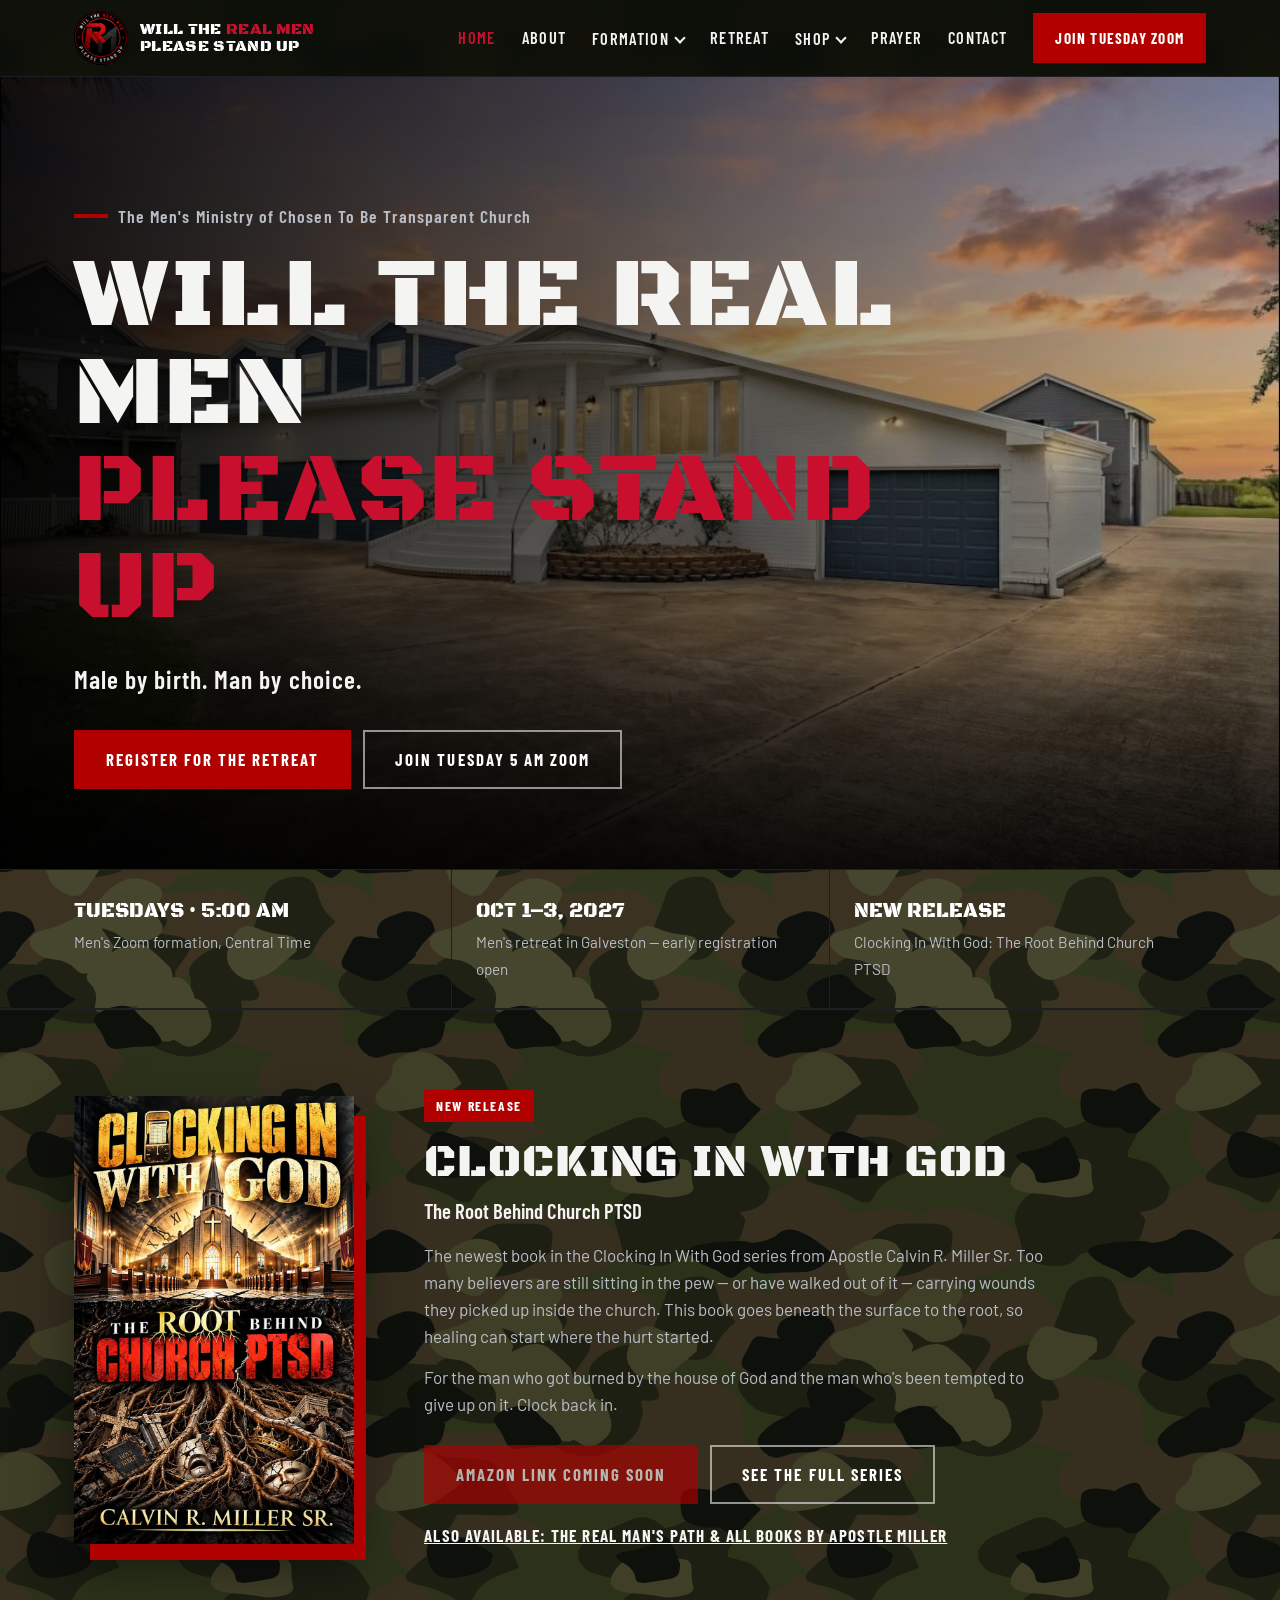
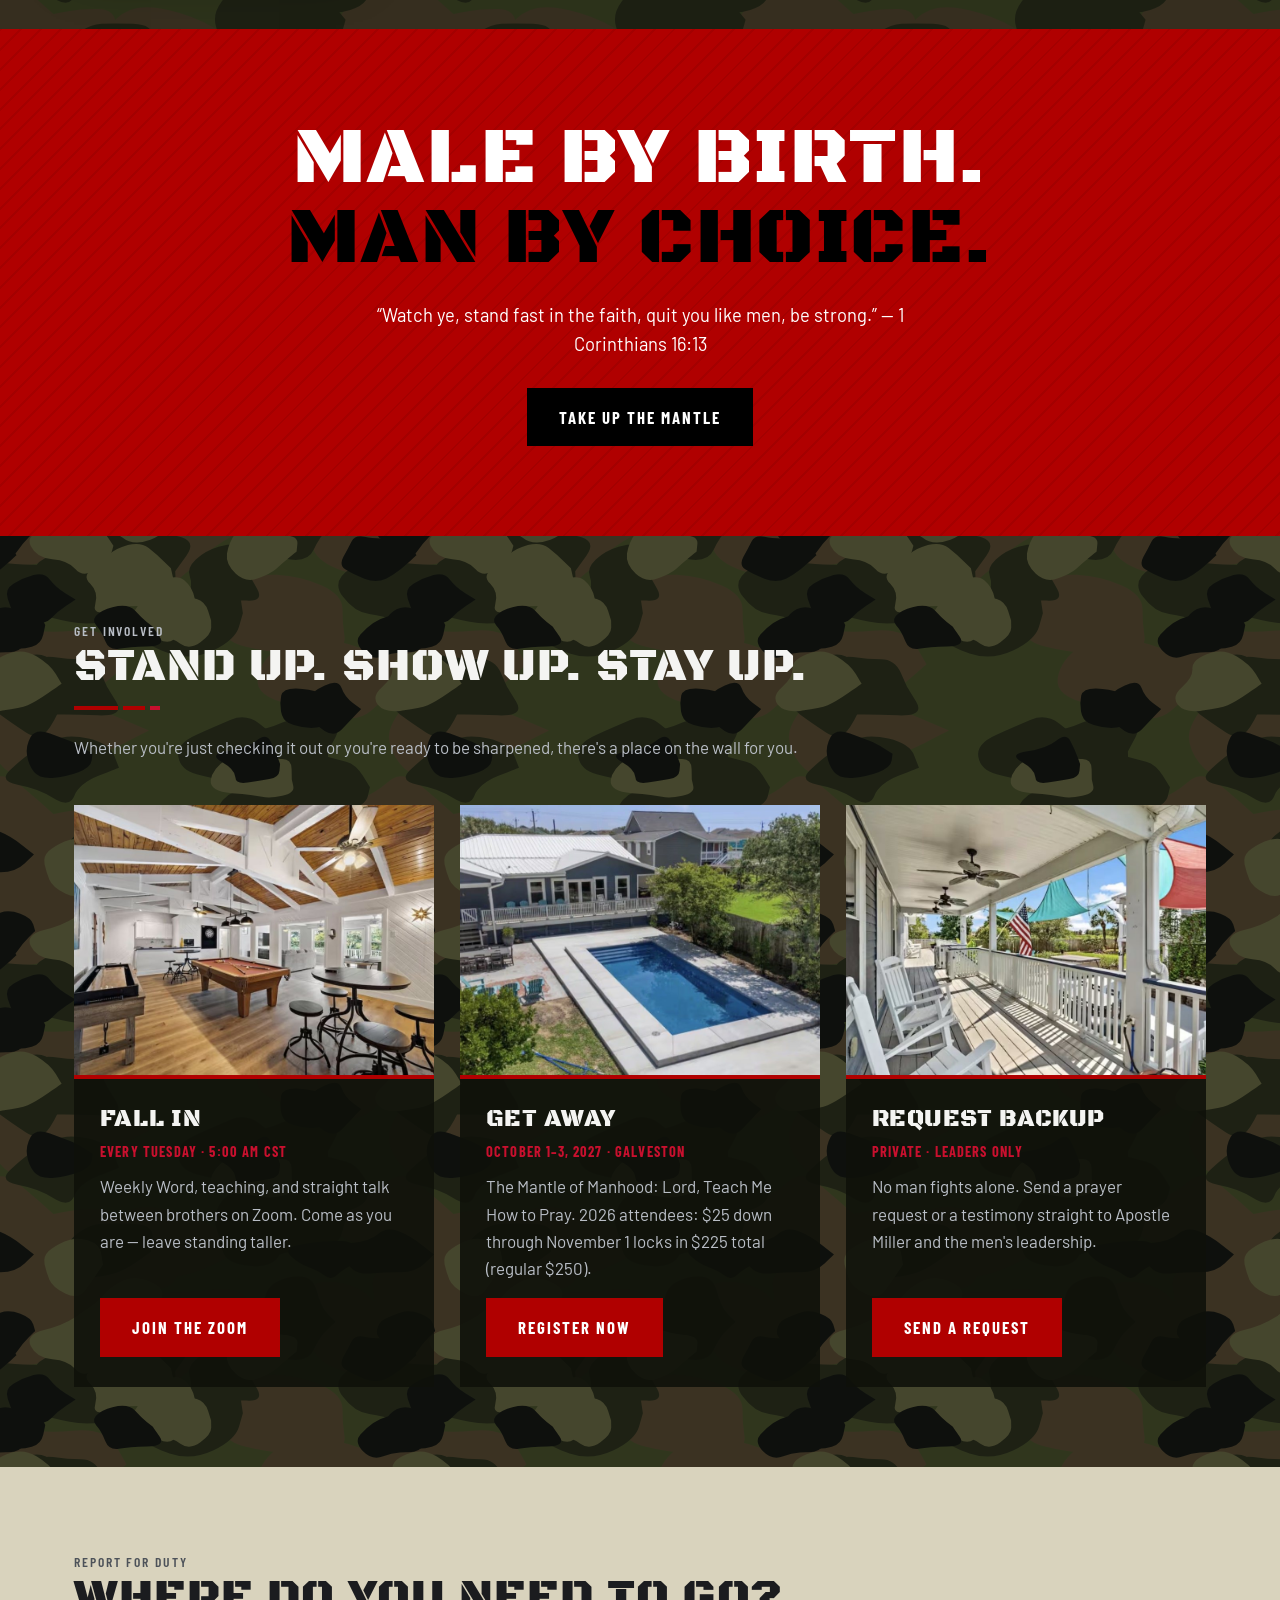
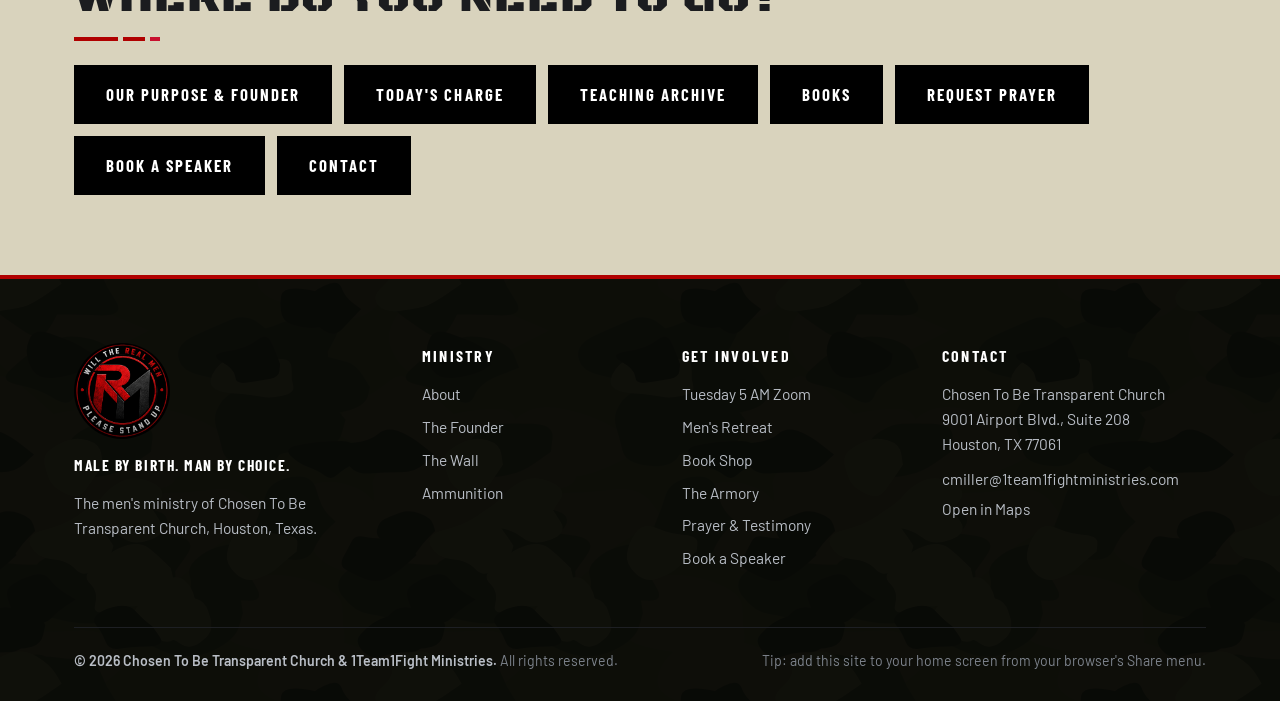
<file: index.html>
<!DOCTYPE html>
<html lang="en">
<head>
<meta charset="UTF-8">
<meta name="viewport" content="width=device-width, initial-scale=1.0, viewport-fit=cover">
<title>Will The Real Men Please Stand Up | Men's Ministry of Chosen To Be Transparent Church</title>
<meta name="description" content="The men's ministry of Chosen To Be Transparent Church in Houston. Tuesday 5 AM Zoom formation, the Mantle of Manhood retreat, prayer backup, and The Real Man's Path.">
<meta name="theme-color" content="#000000">
<meta name="apple-mobile-web-app-capable" content="yes">
<meta name="apple-mobile-web-app-status-bar-style" content="black-translucent">
<meta name="apple-mobile-web-app-title" content="Real Men">
<meta property="og:title" content="Will The Real Men Please Stand Up | Men's Ministry of Chosen To Be Transparent Church">
<meta property="og:description" content="The men's ministry of Chosen To Be Transparent Church in Houston. Tuesday 5 AM Zoom formation, the Mantle of Manhood retreat, prayer backup, and The Real Man's Path.">
<meta property="og:image" content="https://www.willtherealmenpleasestandup.com/rm-logo.jpeg">
<link rel="icon" type="image/jpeg" href="rm-logo.jpeg">
<link rel="apple-touch-icon" href="rm-logo.jpeg">
<link rel="preconnect" href="https://fonts.googleapis.com">
<link rel="preconnect" href="https://fonts.gstatic.com" crossorigin>
<link href="https://fonts.googleapis.com/css2?family=Black+Ops+One&family=Barlow:wght@400;500;600;700&family=Barlow+Condensed:wght@500;600;700&display=swap" rel="stylesheet">
<link rel="stylesheet" href="site.css">
<link rel="stylesheet" href="camo.css">
</head>
<body>
<a class="skip" href="#content">Skip to content</a>
<header class="site-header">
  <div class="wrap bar">
    <a class="brand" href="./" aria-label="Will The Real Men Please Stand Up — home">
      <img src="rm-logo.jpeg" alt="">
      <span>Will The <b>Real Men</b><br>Please Stand Up</span>
    </a>
    <button class="menu-toggle" aria-label="Open menu" aria-expanded="false" aria-controls="mainnav"><span></span></button>
    <nav class="mainnav" id="mainnav" aria-label="Main">
      <ul>
        <li><a href="./" aria-current="page">Home</a></li>
        <li><a href="about.html">About</a></li>
        <li class="drop"><button type="button" aria-expanded="false">Formation</button>
          <ul class="submenu">
            <li><a href="orders.html">Today's Charge</a></li>
            <li><a href="wall.html">The Wall &ndash; Teaching Archive</a></li>
            <li><a href="ammunition.html">Ammunition &ndash; Scripture</a></li>
          </ul>
        </li>
        <li><a href="retreat.html">Retreat</a></li>
        <li class="drop"><button type="button" aria-expanded="false">Shop</button>
          <ul class="submenu">
            <li><a href="shop.html">Books</a></li>
            <li><a href="armory.html">The Armory &ndash; Gear</a></li>
          </ul>
        </li>
        <li><a href="prayer.html">Prayer</a></li>
        <li><a href="contact.html">Contact</a></li>
      </ul>
      <a class="btn nav-cta" href="https://zoom.us/j/99618695026?pwd=kpAc87u4bTWr7hXqGRiizqfAc4Csl6.1">Join Tuesday Zoom</a>
    </nav>
  </div>
</header>

<main id="content">

<!-- ============ HERO ============ -->
<section class="hero" style="--hero-img:url(galveston-front.jpg);" aria-label="Welcome">
  <div class="wrap">
    <p class="kicker">The Men's Ministry of Chosen To Be Transparent Church</p>
    <h1 class="stencil">Will The Real Men <span class="l2">Please Stand Up</span></h1>
    <p class="sub">Male by birth. Man by choice.</p>
    <div class="btnrow">
      <a class="btn" href="retreat.html">Register for the Retreat</a>
      <a class="btn ghost" href="https://zoom.us/j/99618695026?pwd=kpAc87u4bTWr7hXqGRiizqfAc4Csl6.1">Join Tuesday 5 AM Zoom</a>
    </div>
  </div>
</section>

<!-- ============ QUICK STRIP ============ -->
<section class="strip" aria-label="At a glance">
  <div class="wrap">
    <a href="https://zoom.us/j/99618695026?pwd=kpAc87u4bTWr7hXqGRiizqfAc4Csl6.1"><b>Tuesdays &middot; 5:00 AM</b><span>Men's Zoom formation, Central Time</span></a>
    <a href="retreat.html"><b>Oct 1&ndash;3, 2027</b><span>Men's retreat in Galveston &mdash; early registration open</span></a>
    <a href="#new-release"><b>New Release</b><span>Clocking In With God: The Root Behind Church PTSD</span></a>
  </div>
</section>


<!-- ============ NEW RELEASE ============ -->
<section class="newrelease" id="new-release">
  <div class="wrap nr">
    <img class="cover-img" src="cover-church-ptsd.jpg" alt="Clocking In With God: The Root Behind Church PTSD by Calvin R. Miller Sr. book cover">
    <div>
      <span class="badge">New Release</span>
      <h2 class="stencil">Clocking In With God</h2>
      <p class="subtitle">The Root Behind Church PTSD</p>
      <p>The newest book in the Clocking In With God series from Apostle Calvin R. Miller Sr. Too many believers are still sitting in the pew &mdash; or have walked out of it &mdash; carrying wounds they picked up inside the church. This book goes beneath the surface to the root, so healing can start where the hurt started.</p>
      <p>For the man who got burned by the house of God and the man who's been tempted to give up on it. Clock back in.</p>
      <div class="btnrow">
        <span class="btn" aria-disabled="true" style="opacity:.65;cursor:default;">Amazon link coming soon</span>
        <a class="btn ghost" href="shop.html">See the full series</a>
      </div>
      <p style="margin-top:18px;"><a href="shop.html" style="color:var(--white);font-family:var(--cond);font-weight:700;letter-spacing:.08em;text-transform:uppercase;">Also available: The Real Man's Path &amp; all books by Apostle Miller</a></p>
    </div>
  </div>
</section>

<!-- ============ STATEMENT BAND ============ -->
<section class="band" aria-label="Our mandate">
  <div class="wrap">
    <h2 class="stencil">Male by birth. <span>Man by choice.</span></h2>
    <p>&ldquo;Watch ye, stand fast in the faith, quit you like men, be strong.&rdquo; &mdash; 1 Corinthians 16:13</p>
    <a class="btn" href="retreat.html">Take Up the Mantle</a>
  </div>
</section>

<!-- ============ STAND WITH US (three actions) ============ -->
<section id="join">
  <div class="wrap">
    <div class="intro">
      <p class="label">Get Involved</p>
      <h2 class="stencil">Stand up. Show up. Stay up.</h2>
      <div class="stripes"><span></span><span></span><span></span></div>
      <p>Whether you're just checking it out or you're ready to be sharpened, there's a place on the wall for you.</p>
    </div>
    <div class="actions">
      <article class="action">
        <img src="galveston-gameroom.jpg" alt="Game room with pool table and high-top tables" loading="lazy">
        <div class="body">
          <h3>Fall In</h3>
          <p class="when">Every Tuesday &middot; 5:00 AM CST</p>
          <p class="desc">Weekly Word, teaching, and straight talk between brothers on Zoom. Come as you are &mdash; leave standing taller.</p>
          <a class="btn" href="https://zoom.us/j/99618695026?pwd=kpAc87u4bTWr7hXqGRiizqfAc4Csl6.1">Join the Zoom</a>
        </div>
      </article>
      <article class="action">
        <img src="galveston-pool.jpg" alt="Pool and covered deck at the 2027 Galveston retreat house" loading="lazy">
        <div class="body">
          <h3>Get Away</h3>
          <p class="when">October 1&ndash;3, 2027 &middot; Galveston</p>
          <p class="desc">The Mantle of Manhood: Lord, Teach Me How to Pray. 2026 attendees: $25 down through November 1 locks in $225 total (regular $250).</p>
          <a class="btn" href="retreat.html">Register Now</a>
        </div>
      </article>
      <article class="action">
        <img src="galveston-porch.jpg" alt="Covered porch with rocking chairs" loading="lazy">
        <div class="body">
          <h3>Request Backup</h3>
          <p class="when">Private &middot; Leaders only</p>
          <p class="desc">No man fights alone. Send a prayer request or a testimony straight to Apostle Miller and the men's leadership.</p>
          <a class="btn" href="prayer.html">Send a Request</a>
        </div>
      </article>
    </div>
  </div>
</section>

<!-- ============ EXPLORE ============ -->
<section class="light" id="explore">
  <div class="wrap">
    <div class="intro">
      <p class="label">Report for Duty</p>
      <h2 class="stencil">Where Do You Need to Go?</h2>
      <div class="stripes"><span></span><span></span><span></span></div>
    </div>
    <div class="btnrow">
      <a class="btn dark" href="about.html">Our Purpose &amp; Founder</a>
      <a class="btn dark" href="orders.html">Today's Charge</a>
      <a class="btn dark" href="wall.html">Teaching Archive</a>
      <a class="btn dark" href="shop.html">Books</a>
      <a class="btn dark" href="prayer.html">Request Prayer</a>
      <a class="btn dark" href="contact.html#speaking">Book a Speaker</a>
      <a class="btn dark" href="contact.html">Contact</a>
    </div>
  </div>
</section>

</main>
<footer class="site-footer" id="contact">
  <div class="wrap">
    <div class="foot-grid">
      <div class="foot-brand">
        <img src="rm-logo.jpeg" alt="Real Men seal">
        <p class="tag">Male by birth. Man by choice.</p>
        <p>The men's ministry of Chosen To Be Transparent Church, Houston, Texas.</p>
      </div>
      <div>
        <h4>Ministry</h4>
        <ul>
          <li><a href="about.html">About</a></li>
          <li><a href="about.html#founder">The Founder</a></li>
          <li><a href="wall.html">The Wall</a></li>
          <li><a href="ammunition.html">Ammunition</a></li>
        </ul>
      </div>
      <div>
        <h4>Get Involved</h4>
        <ul>
          <li><a href="https://zoom.us/j/99618695026?pwd=kpAc87u4bTWr7hXqGRiizqfAc4Csl6.1">Tuesday 5 AM Zoom</a></li>
          <li><a href="retreat.html">Men's Retreat</a></li>
          <li><a href="shop.html">Book Shop</a></li>
          <li><a href="armory.html">The Armory</a></li>
          <li><a href="prayer.html">Prayer &amp; Testimony</a></li>
          <li><a href="contact.html#speaking">Book a Speaker</a></li>
        </ul>
      </div>
      <div>
        <h4>Contact</h4>
        <address>
          Chosen To Be Transparent Church<br>
          9001 Airport Blvd., Suite 208<br>
          Houston, TX 77061
        </address>
        <p style="margin-top:10px;"><a href="mailto:cmiller@1team1fightministries.com">cmiller@1team1fightministries.com</a></p>
        <p style="margin-top:6px;"><a href="https://maps.google.com/?q=9001+Airport+Blvd+Suite+208+Houston+TX+77061">Open in Maps</a></p>
      </div>
    </div>
    <div class="foot-bottom">
      <p><b>&copy; 2026 Chosen To Be Transparent Church &amp; 1Team1Fight Ministries.</b> All rights reserved.</p>
      <p>Tip: add this site to your home screen from your browser's Share menu.</p>
    </div>
  </div>
</footer>
<script src="site.js"></script>
</body>
</html>
</file>
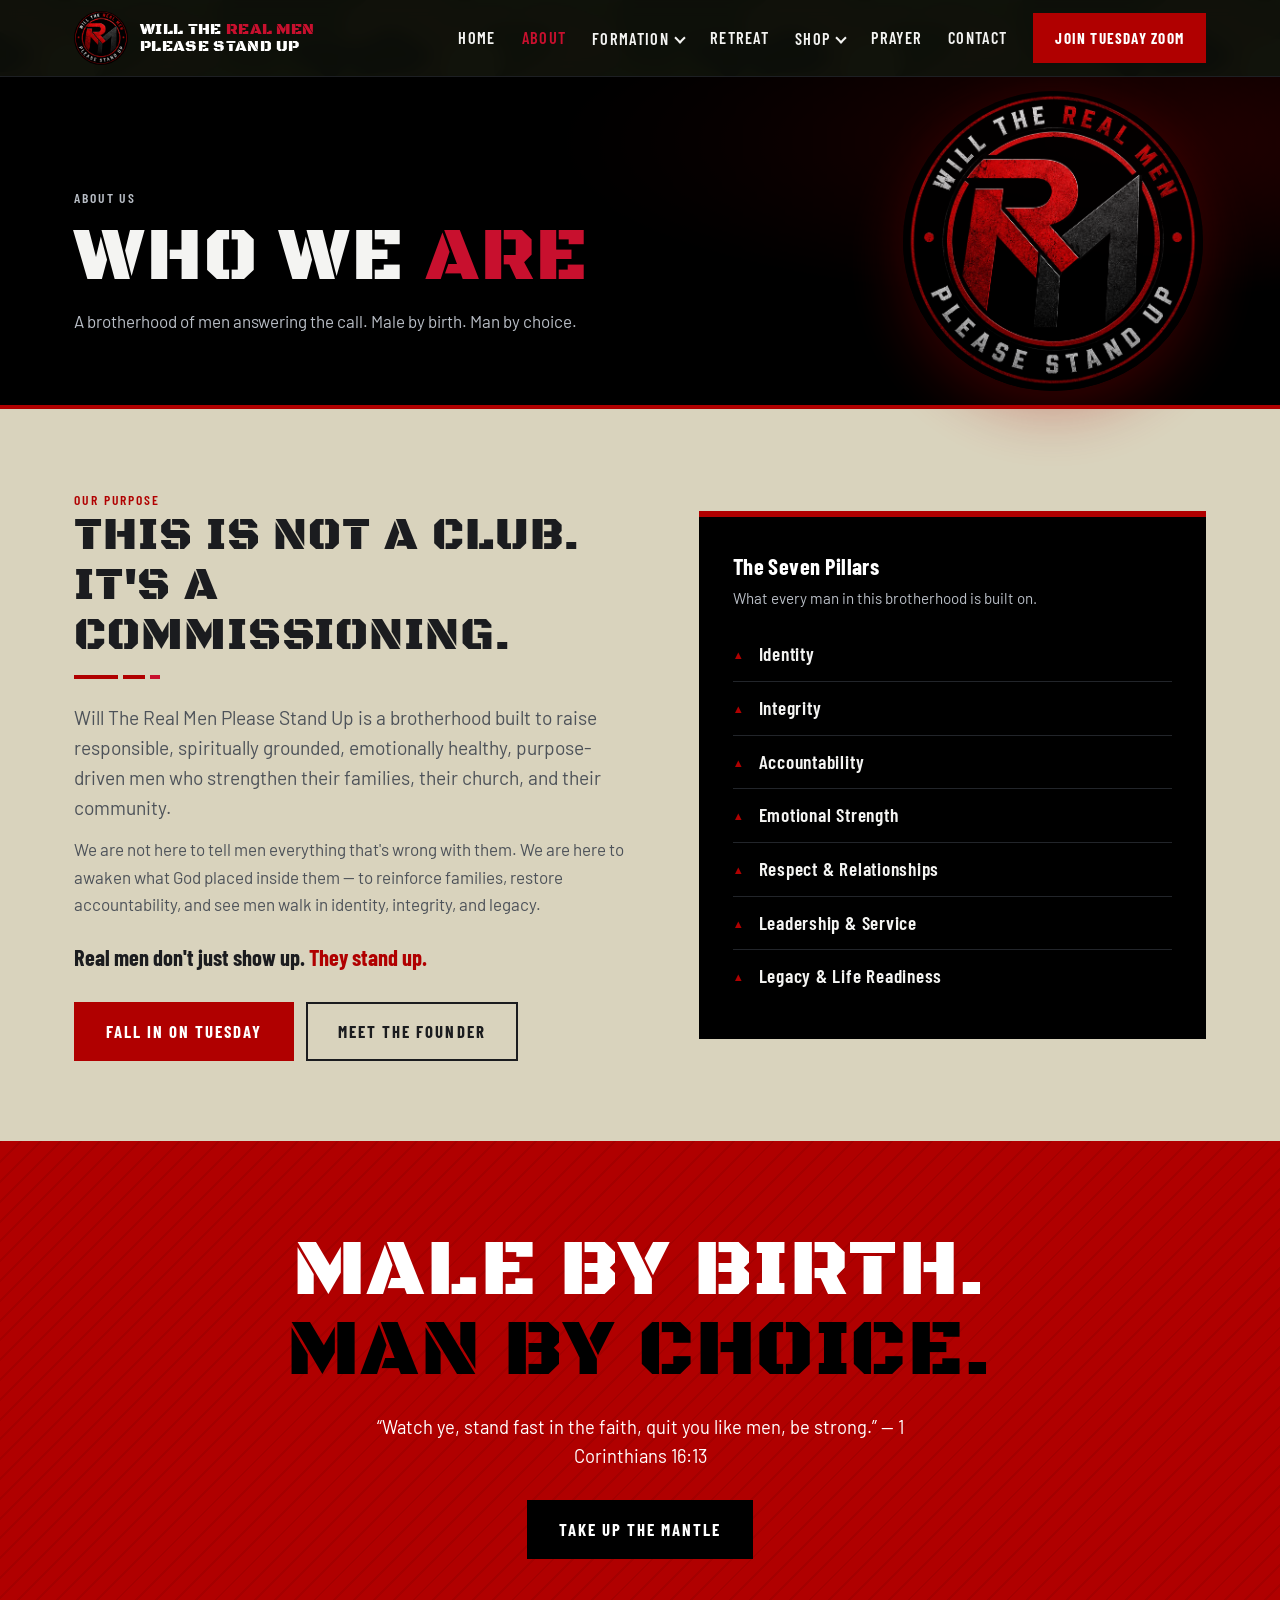
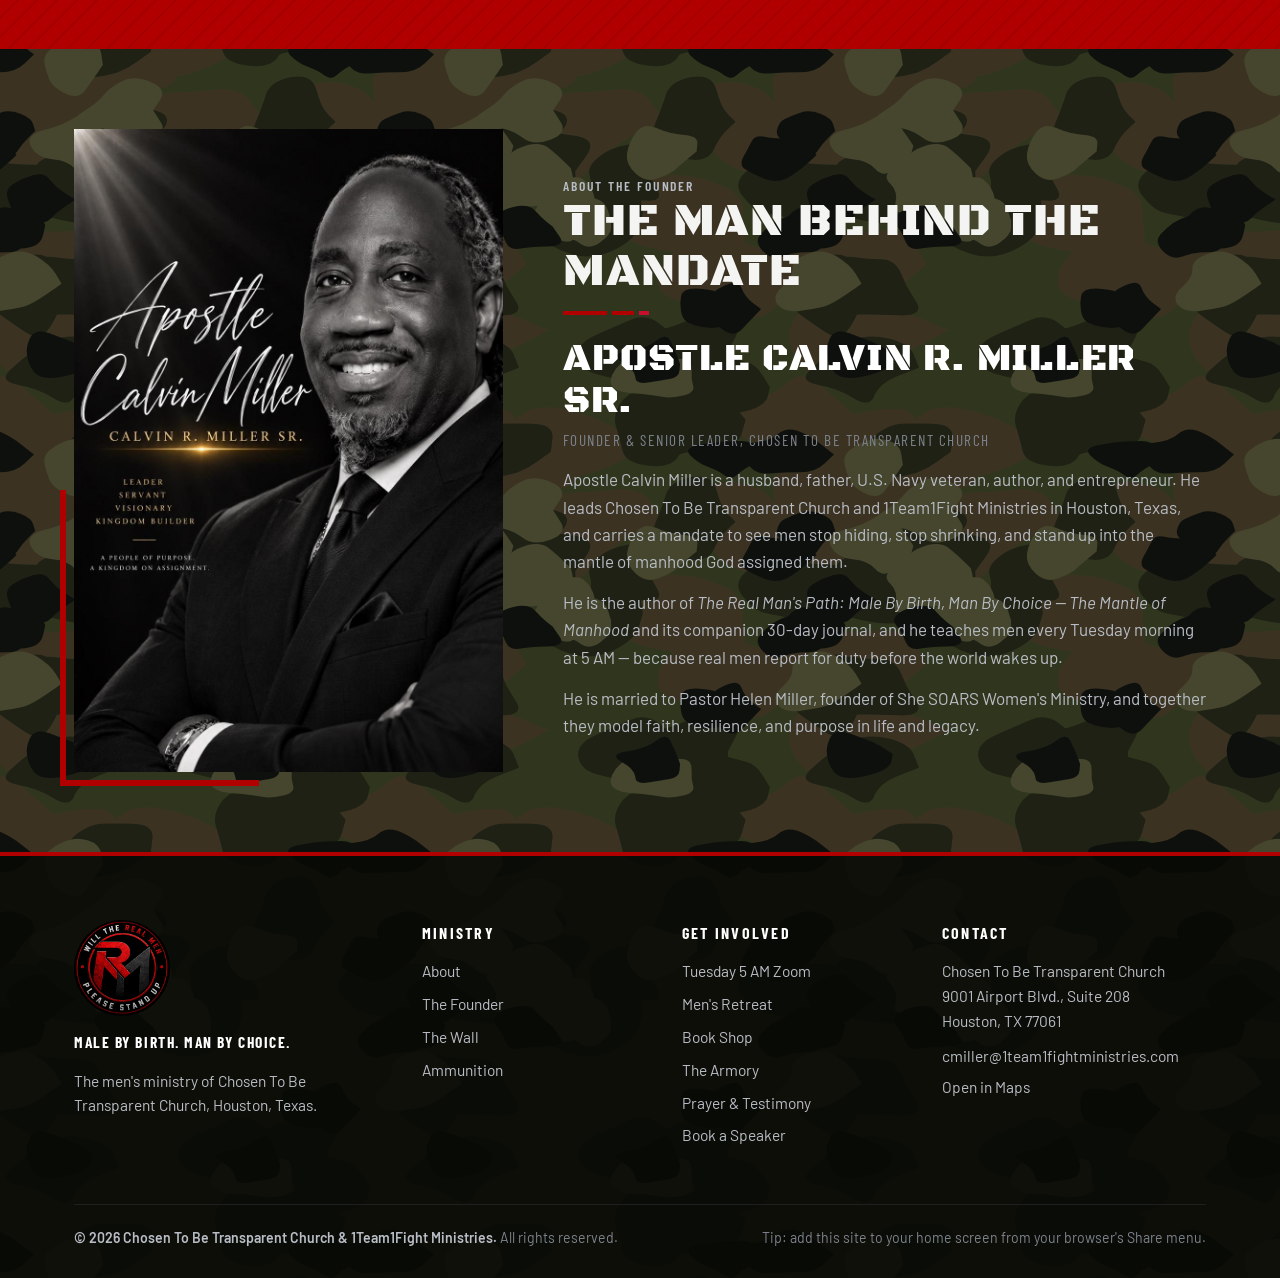
<file: about.html>
<!DOCTYPE html>
<html lang="en">
<head>
<meta charset="UTF-8">
<meta name="viewport" content="width=device-width, initial-scale=1.0, viewport-fit=cover">
<title>About | Will The Real Men Please Stand Up</title>
<meta name="description" content="Our purpose, the Seven Pillars, and the founder of Will The Real Men Please Stand Up, the men's ministry of Chosen To Be Transparent Church.">
<meta name="theme-color" content="#000000">
<meta name="apple-mobile-web-app-capable" content="yes">
<meta name="apple-mobile-web-app-status-bar-style" content="black-translucent">
<meta name="apple-mobile-web-app-title" content="Real Men">
<meta property="og:title" content="About | Will The Real Men Please Stand Up">
<meta property="og:description" content="Our purpose, the Seven Pillars, and the founder of Will The Real Men Please Stand Up, the men's ministry of Chosen To Be Transparent Church.">
<meta property="og:image" content="https://www.willtherealmenpleasestandup.com/rm-logo.jpeg">
<link rel="icon" type="image/jpeg" href="rm-logo.jpeg">
<link rel="apple-touch-icon" href="rm-logo.jpeg">
<link rel="preconnect" href="https://fonts.googleapis.com">
<link rel="preconnect" href="https://fonts.gstatic.com" crossorigin>
<link href="https://fonts.googleapis.com/css2?family=Black+Ops+One&family=Barlow:wght@400;500;600;700&family=Barlow+Condensed:wght@500;600;700&display=swap" rel="stylesheet">
<link rel="stylesheet" href="site.css">
<link rel="stylesheet" href="camo.css">
</head>
<body>
<a class="skip" href="#content">Skip to content</a>
<header class="site-header">
  <div class="wrap bar">
    <a class="brand" href="./" aria-label="Will The Real Men Please Stand Up — home">
      <img src="rm-logo.jpeg" alt="">
      <span>Will The <b>Real Men</b><br>Please Stand Up</span>
    </a>
    <button class="menu-toggle" aria-label="Open menu" aria-expanded="false" aria-controls="mainnav"><span></span></button>
    <nav class="mainnav" id="mainnav" aria-label="Main">
      <ul>
        <li><a href="./">Home</a></li>
        <li><a href="about.html" aria-current="page">About</a></li>
        <li class="drop"><button type="button" aria-expanded="false">Formation</button>
          <ul class="submenu">
            <li><a href="orders.html">Today's Charge</a></li>
            <li><a href="wall.html">The Wall &ndash; Teaching Archive</a></li>
            <li><a href="ammunition.html">Ammunition &ndash; Scripture</a></li>
          </ul>
        </li>
        <li><a href="retreat.html">Retreat</a></li>
        <li class="drop"><button type="button" aria-expanded="false">Shop</button>
          <ul class="submenu">
            <li><a href="shop.html">Books</a></li>
            <li><a href="armory.html">The Armory &ndash; Gear</a></li>
          </ul>
        </li>
        <li><a href="prayer.html">Prayer</a></li>
        <li><a href="contact.html">Contact</a></li>
      </ul>
      <a class="btn nav-cta" href="https://zoom.us/j/99618695026?pwd=kpAc87u4bTWr7hXqGRiizqfAc4Csl6.1">Join Tuesday Zoom</a>
    </nav>
  </div>
</header>

<main id="content">
<header class="pagehero watermark">
  <div class="wrap">
    <img class="seal" src="rm-logo.jpeg" alt="Real Men seal">
    <p class="label">About Us</p>
    <h1 class="stencil">Who We <span style="color:var(--crimson);">Are</span></h1>
    <p style="color:var(--gray);margin-top:10px;">A brotherhood of men answering the call. Male by birth. Man by choice.</p>
  </div>
</header>

<!-- ============ OUR PURPOSE ============ -->
<section class="light" id="purpose">
  <div class="wrap split">
    <div class="purpose">
      <p class="label">Our Purpose</p>
      <h2 class="stencil">This is not a club. It's a commissioning.</h2>
      <div class="stripes"><span></span><span></span><span></span></div>
      <p class="lead">Will The Real Men Please Stand Up is a brotherhood built to raise responsible, spiritually grounded, emotionally healthy, purpose-driven men who strengthen their families, their church, and their community.</p>
      <p>We are not here to tell men everything that's wrong with them. We are here to awaken what God placed inside them &mdash; to reinforce families, restore accountability, and see men walk in identity, integrity, and legacy.</p>
      <p class="punch">Real men don't just show up. <b>They stand up.</b></p>
      <div class="btnrow" style="margin-top:26px;">
        <a class="btn" href="https://zoom.us/j/99618695026?pwd=kpAc87u4bTWr7hXqGRiizqfAc4Csl6.1">Fall In on Tuesday</a>
        <a class="btn ghost" href="#founder">Meet the Founder</a>
      </div>
    </div>
    <div class="pillarbox">
      <h3>The Seven Pillars</h3>
      <p class="small">What every man in this brotherhood is built on.</p>
      <ul class="pillars">
        <li>Identity</li>
        <li>Integrity</li>
        <li>Accountability</li>
        <li>Emotional Strength</li>
        <li>Respect &amp; Relationships</li>
        <li>Leadership &amp; Service</li>
        <li>Legacy &amp; Life Readiness</li>
      </ul>
    </div>
  </div>
</section>

<!-- ============ STATEMENT BAND ============ -->
<section class="band" aria-label="Our mandate">
  <div class="wrap">
    <h2 class="stencil">Male by birth. <span>Man by choice.</span></h2>
    <p>&ldquo;Watch ye, stand fast in the faith, quit you like men, be strong.&rdquo; &mdash; 1 Corinthians 16:13</p>
    <a class="btn" href="retreat.html">Take Up the Mantle</a>
  </div>
</section>

<!-- ============ FOUNDER ============ -->
<section id="founder">
  <div class="wrap founder-wrap">
    <div class="founder-photo">
      <img src="founder.jpg" alt="Apostle Calvin R. Miller Sr.">
    </div>
    <div class="founder-text">
      <p class="label">About the Founder</p>
      <h2 class="stencil">The Man Behind the Mandate</h2>
      <div class="stripes"><span></span><span></span><span></span></div>
      <p class="name stencil">Apostle Calvin R. Miller Sr.</p>
      <p class="role">Founder &amp; Senior Leader, Chosen To Be Transparent Church</p>
      <p>Apostle Calvin Miller is a husband, father, U.S. Navy veteran, author, and entrepreneur. He leads Chosen To Be Transparent Church and 1Team1Fight Ministries in Houston, Texas, and carries a mandate to see men stop hiding, stop shrinking, and stand up into the mantle of manhood God assigned them.</p>
      <p>He is the author of <em>The Real Man's Path: Male By Birth, Man By Choice &mdash; The Mantle of Manhood</em> and its companion 30-day journal, and he teaches men every Tuesday morning at 5 AM &mdash; because real men report for duty before the world wakes up.</p>
      <p>He is married to Pastor Helen Miller, founder of She SOARS Women's Ministry, and together they model faith, resilience, and purpose in life and legacy.</p>
    </div>
  </div>
</section>


</main>
<footer class="site-footer" id="contact">
  <div class="wrap">
    <div class="foot-grid">
      <div class="foot-brand">
        <img src="rm-logo.jpeg" alt="Real Men seal">
        <p class="tag">Male by birth. Man by choice.</p>
        <p>The men's ministry of Chosen To Be Transparent Church, Houston, Texas.</p>
      </div>
      <div>
        <h4>Ministry</h4>
        <ul>
          <li><a href="about.html">About</a></li>
          <li><a href="about.html#founder">The Founder</a></li>
          <li><a href="wall.html">The Wall</a></li>
          <li><a href="ammunition.html">Ammunition</a></li>
        </ul>
      </div>
      <div>
        <h4>Get Involved</h4>
        <ul>
          <li><a href="https://zoom.us/j/99618695026?pwd=kpAc87u4bTWr7hXqGRiizqfAc4Csl6.1">Tuesday 5 AM Zoom</a></li>
          <li><a href="retreat.html">Men's Retreat</a></li>
          <li><a href="shop.html">Book Shop</a></li>
          <li><a href="armory.html">The Armory</a></li>
          <li><a href="prayer.html">Prayer &amp; Testimony</a></li>
          <li><a href="contact.html#speaking">Book a Speaker</a></li>
        </ul>
      </div>
      <div>
        <h4>Contact</h4>
        <address>
          Chosen To Be Transparent Church<br>
          9001 Airport Blvd., Suite 208<br>
          Houston, TX 77061
        </address>
        <p style="margin-top:10px;"><a href="mailto:cmiller@1team1fightministries.com">cmiller@1team1fightministries.com</a></p>
        <p style="margin-top:6px;"><a href="https://maps.google.com/?q=9001+Airport+Blvd+Suite+208+Houston+TX+77061">Open in Maps</a></p>
      </div>
    </div>
    <div class="foot-bottom">
      <p><b>&copy; 2026 Chosen To Be Transparent Church &amp; 1Team1Fight Ministries.</b> All rights reserved.</p>
      <p>Tip: add this site to your home screen from your browser's Share menu.</p>
    </div>
  </div>
</footer>
<script src="site.js"></script>
</body>
</html>
</file>
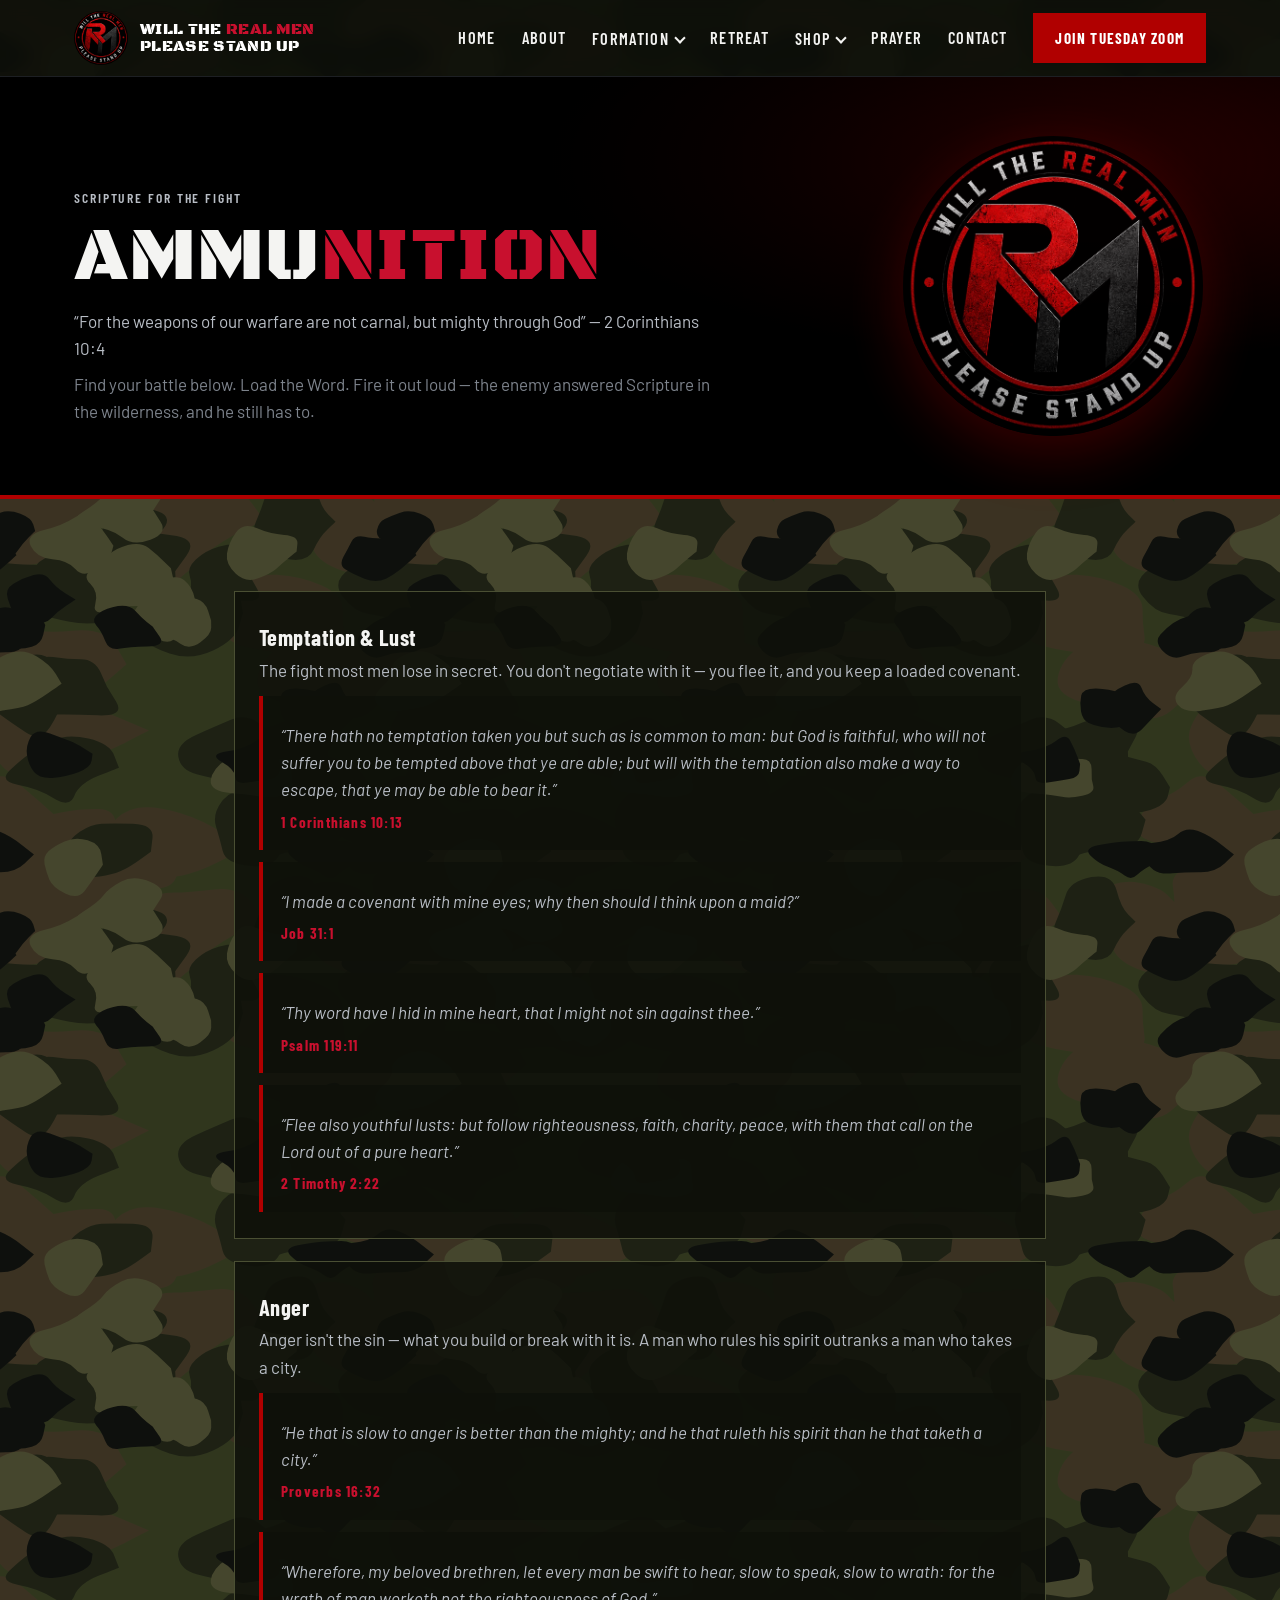
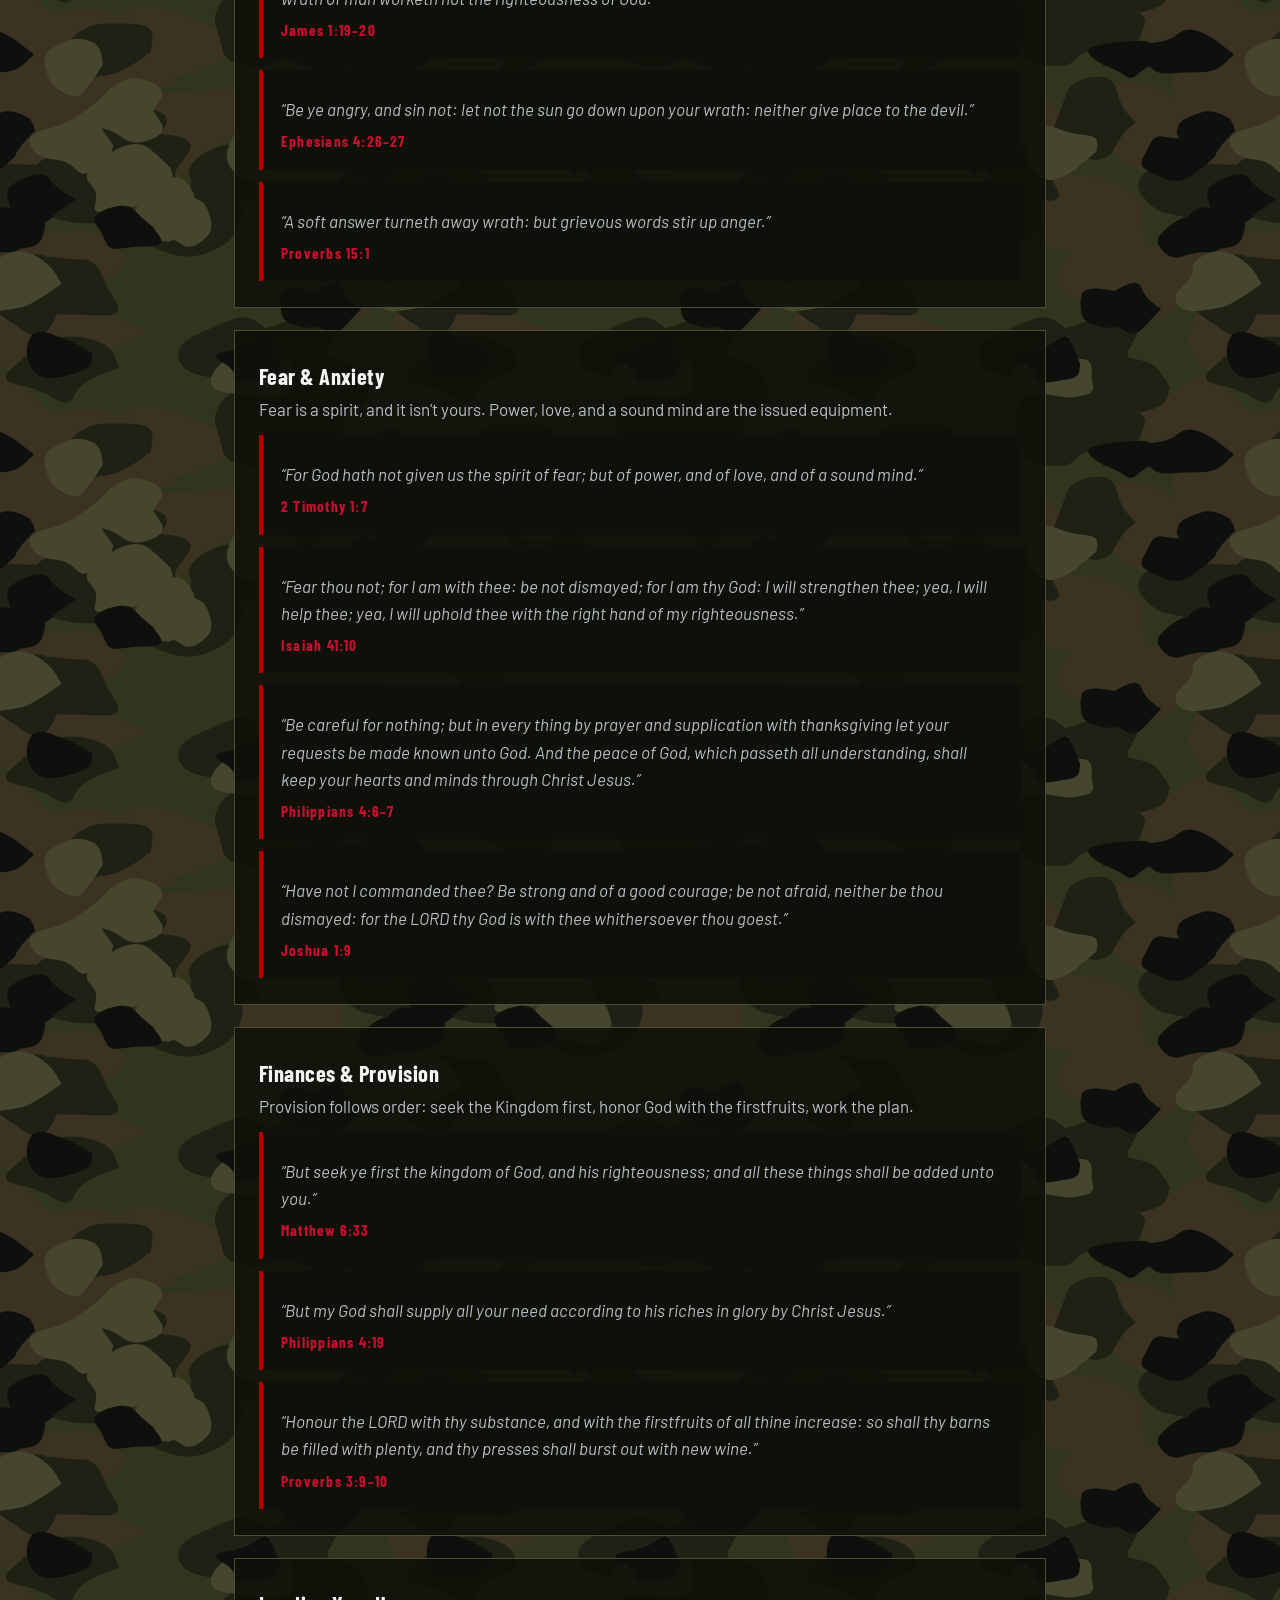
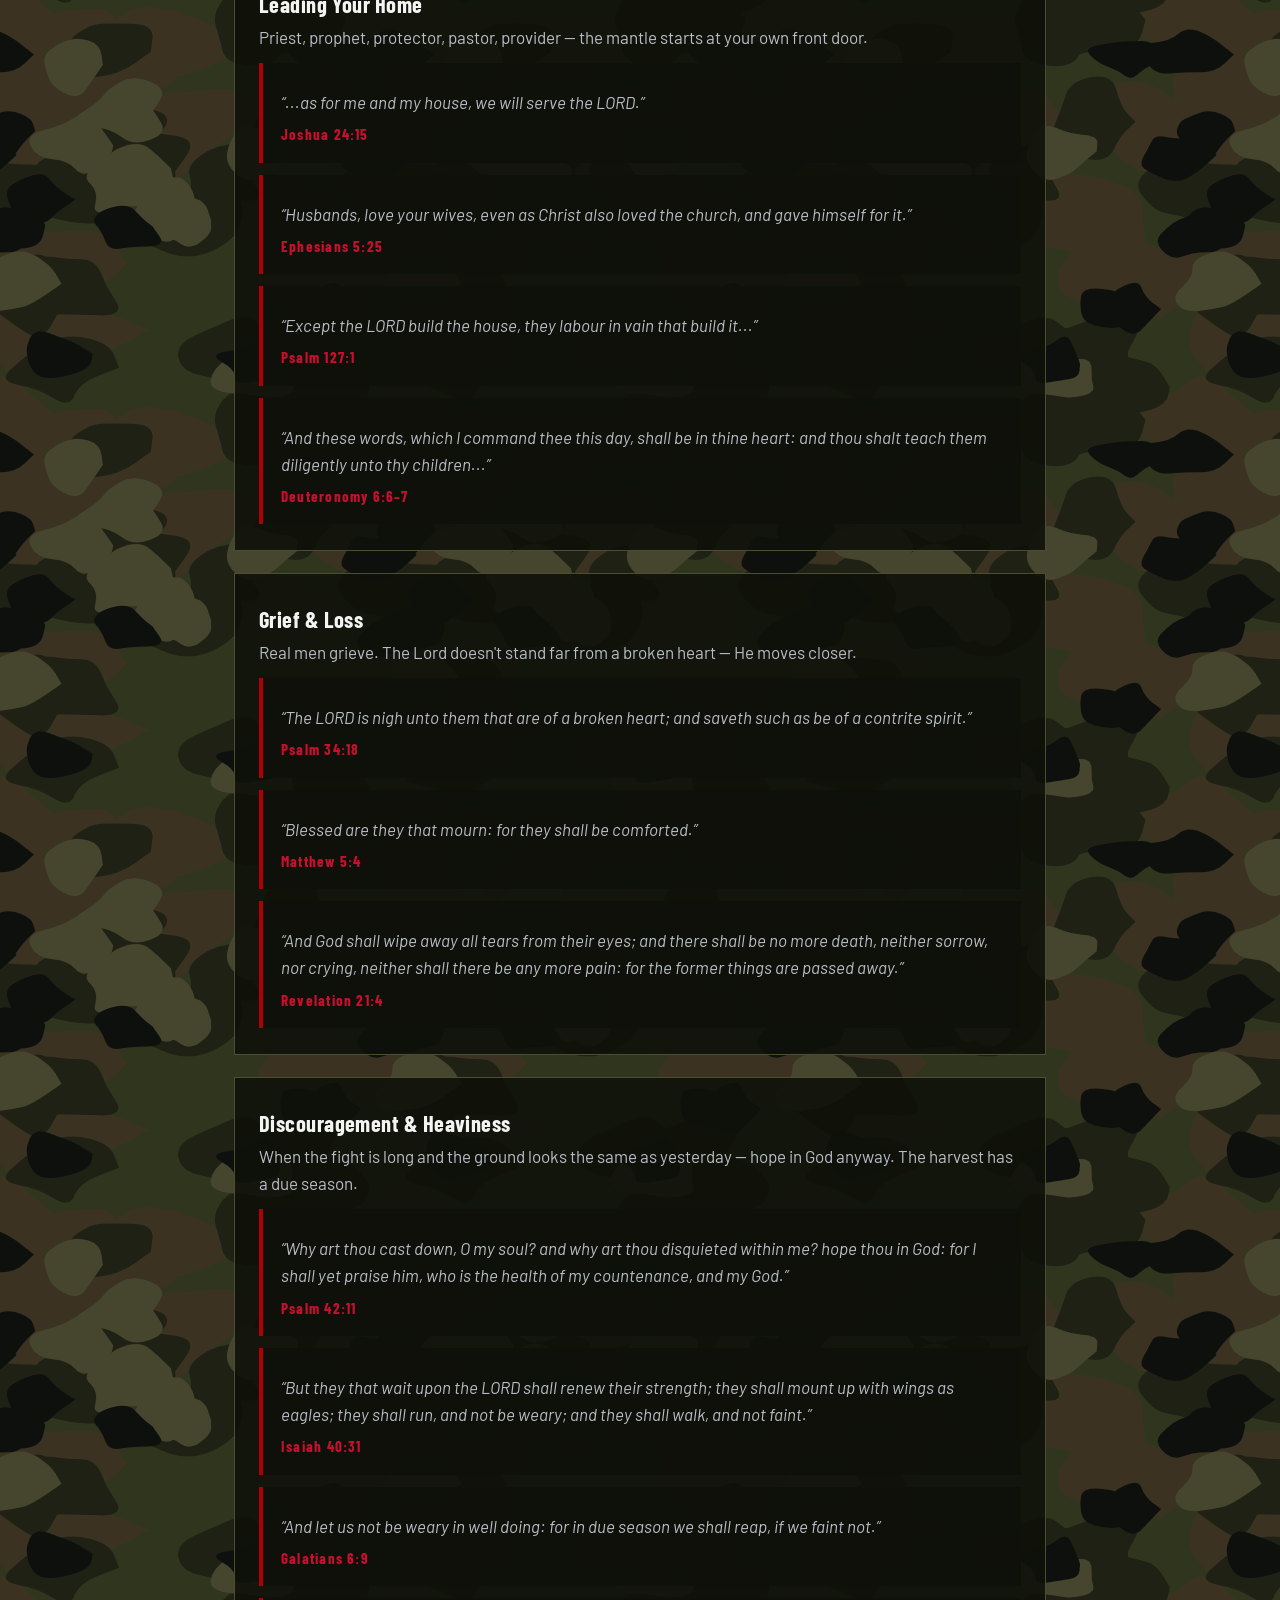
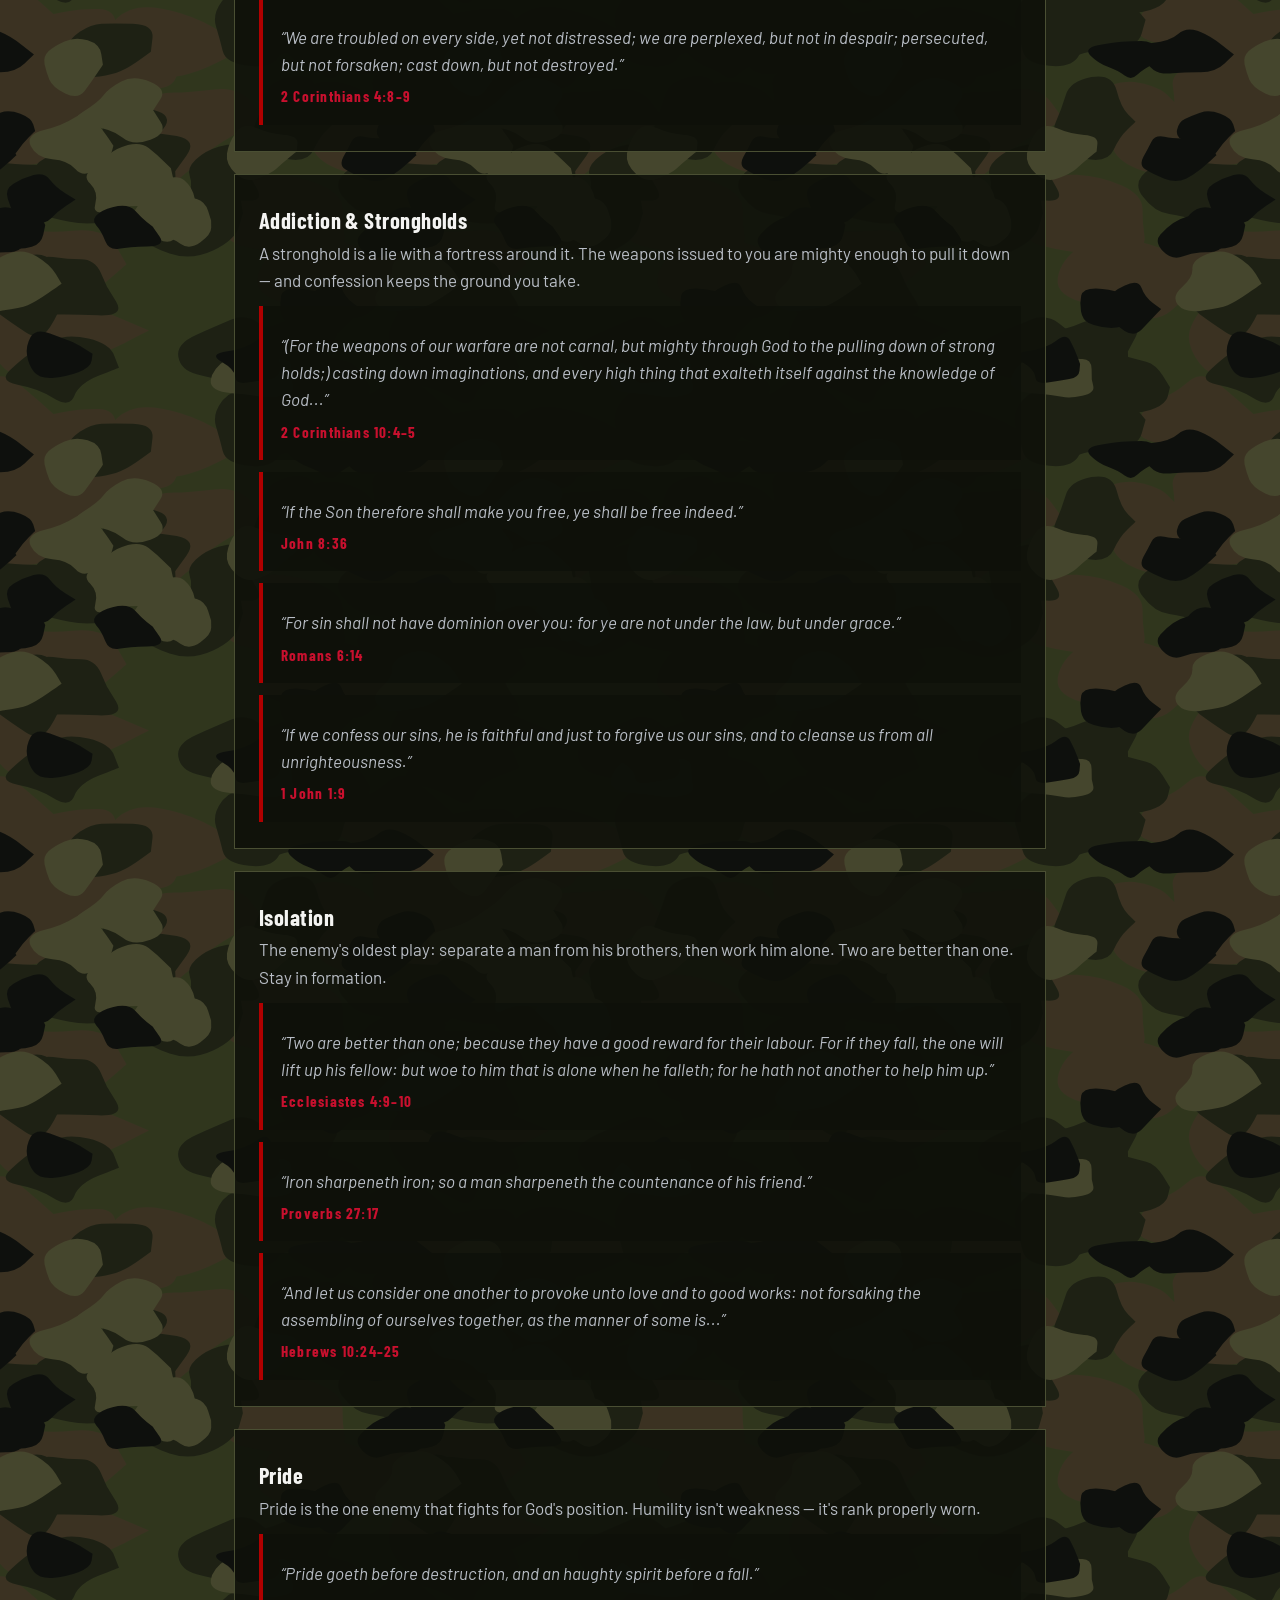
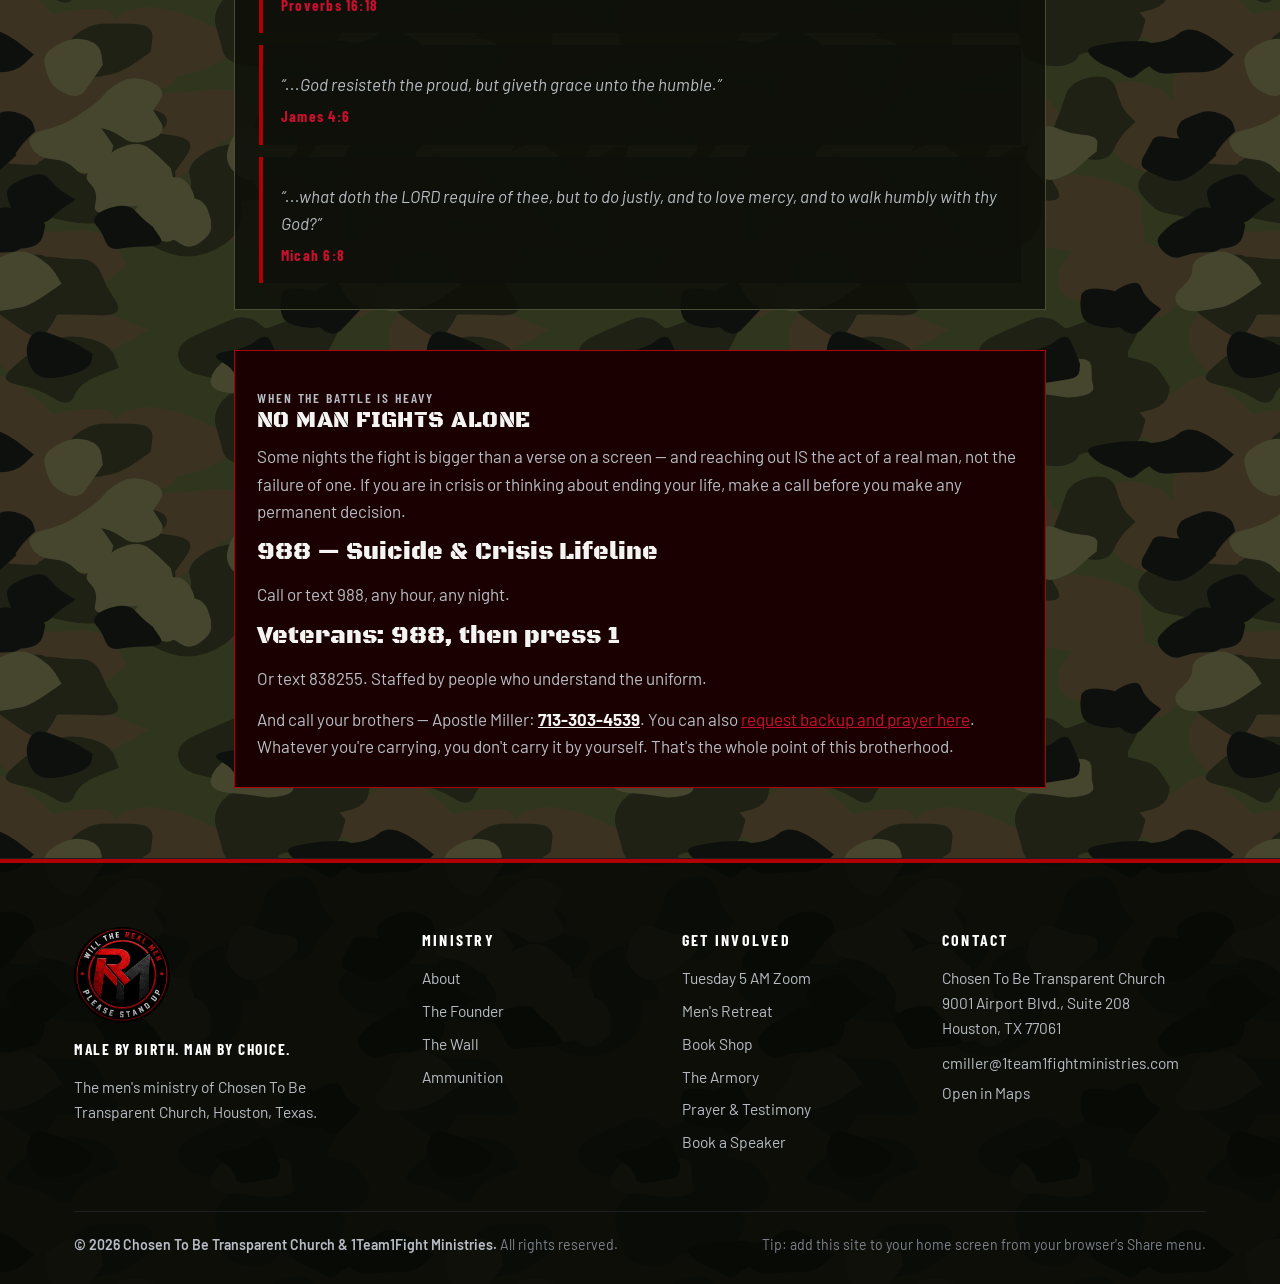
<file: ammunition.html>
<!DOCTYPE html>
<html lang="en">
<head>
<meta charset="UTF-8">
<meta name="viewport" content="width=device-width, initial-scale=1.0, viewport-fit=cover">
<title>Ammunition — Scripture for the Fight | Will The Real Men Please Stand Up</title>
<meta name="description" content="Scripture organized by the battle: temptation, anger, fear, finances, fatherhood, grief, addiction, isolation — plus crisis lifelines.">
<meta name="theme-color" content="#000000">
<link rel="icon" type="image/jpeg" href="rm-logo.jpeg">
<link rel="apple-touch-icon" href="rm-logo.jpeg">
<link rel="preconnect" href="https://fonts.googleapis.com">
<link rel="preconnect" href="https://fonts.gstatic.com" crossorigin>
<link href="https://fonts.googleapis.com/css2?family=Black+Ops+One&family=Barlow:wght@400;500;600;700&family=Barlow+Condensed:wght@500;600;700&display=swap" rel="stylesheet">
<link rel="stylesheet" href="site.css">
<link rel="stylesheet" href="camo.css">
</head>
<body>
<a class="skip" href="#content">Skip to content</a>
<header class="site-header">
  <div class="wrap bar">
    <a class="brand" href="./" aria-label="Will The Real Men Please Stand Up — home">
      <img src="rm-logo.jpeg" alt="">
      <span>Will The <b>Real Men</b><br>Please Stand Up</span>
    </a>
    <button class="menu-toggle" aria-label="Open menu" aria-expanded="false" aria-controls="mainnav"><span></span></button>
    <nav class="mainnav" id="mainnav" aria-label="Main">
      <ul>
        <li><a href="./">Home</a></li>
        <li><a href="about.html">About</a></li>
        <li class="drop"><button type="button" aria-expanded="false">Formation</button>
          <ul class="submenu">
            <li><a href="orders.html">Today's Charge</a></li>
            <li><a href="wall.html">The Wall &ndash; Teaching Archive</a></li>
            <li><a href="ammunition.html" aria-current="page">Ammunition &ndash; Scripture</a></li>
          </ul>
        </li>
        <li><a href="retreat.html">Retreat</a></li>
        <li class="drop"><button type="button" aria-expanded="false">Shop</button>
          <ul class="submenu">
            <li><a href="shop.html">Books</a></li>
            <li><a href="armory.html">The Armory &ndash; Gear</a></li>
          </ul>
        </li>
        <li><a href="prayer.html">Prayer</a></li>
        <li><a href="contact.html">Contact</a></li>
      </ul>
      <a class="btn nav-cta" href="https://zoom.us/j/99618695026?pwd=kpAc87u4bTWr7hXqGRiizqfAc4Csl6.1">Join Tuesday Zoom</a>
    </nav>
  </div>
</header>

<main id="content" class="sub">
<header class="pagehero watermark" >
  <div class="wrap">
    <img class="seal" src="rm-logo.jpeg" alt="Real Men seal">
    <p class="label">Scripture for the Fight</p>
    <h1 class="stencil">Ammu<span style="color:var(--crimson);">nition</span></h1>
    <p style="color:var(--gray);margin-top:10px;">&ldquo;For the weapons of our warfare are not carnal, but mighty through God&rdquo; &mdash; 2 Corinthians 10:4</p>
    <p style="color:var(--dim);margin-top:8px;">Find your battle below. Load the Word. Fire it out loud &mdash; the enemy answered Scripture in the wilderness, and he still has to.</p>
  </div>
</header>

<section>
  <div class="wrap">
    <div class="card">
      <h3>Temptation &amp; Lust</h3>
      <p style="color:var(--gray);margin-top:6px;">The fight most men lose in secret. You don't negotiate with it &mdash; you flee it, and you keep a loaded covenant.</p>
      <div class="verseblock"><p class="vtext">&ldquo;There hath no temptation taken you but such as is common to man: but God is faithful, who will not suffer you to be tempted above that ye are able; but will with the temptation also make a way to escape, that ye may be able to bear it.&rdquo;</p><p class="vref">1 Corinthians 10:13</p></div><div class="verseblock"><p class="vtext">&ldquo;I made a covenant with mine eyes; why then should I think upon a maid?&rdquo;</p><p class="vref">Job 31:1</p></div><div class="verseblock"><p class="vtext">&ldquo;Thy word have I hid in mine heart, that I might not sin against thee.&rdquo;</p><p class="vref">Psalm 119:11</p></div><div class="verseblock"><p class="vtext">&ldquo;Flee also youthful lusts: but follow righteousness, faith, charity, peace, with them that call on the Lord out of a pure heart.&rdquo;</p><p class="vref">2 Timothy 2:22</p></div>
    </div><div class="card">
      <h3>Anger</h3>
      <p style="color:var(--gray);margin-top:6px;">Anger isn't the sin &mdash; what you build or break with it is. A man who rules his spirit outranks a man who takes a city.</p>
      <div class="verseblock"><p class="vtext">&ldquo;He that is slow to anger is better than the mighty; and he that ruleth his spirit than he that taketh a city.&rdquo;</p><p class="vref">Proverbs 16:32</p></div><div class="verseblock"><p class="vtext">&ldquo;Wherefore, my beloved brethren, let every man be swift to hear, slow to speak, slow to wrath: for the wrath of man worketh not the righteousness of God.&rdquo;</p><p class="vref">James 1:19&ndash;20</p></div><div class="verseblock"><p class="vtext">&ldquo;Be ye angry, and sin not: let not the sun go down upon your wrath: neither give place to the devil.&rdquo;</p><p class="vref">Ephesians 4:26&ndash;27</p></div><div class="verseblock"><p class="vtext">&ldquo;A soft answer turneth away wrath: but grievous words stir up anger.&rdquo;</p><p class="vref">Proverbs 15:1</p></div>
    </div><div class="card">
      <h3>Fear &amp; Anxiety</h3>
      <p style="color:var(--gray);margin-top:6px;">Fear is a spirit, and it isn't yours. Power, love, and a sound mind are the issued equipment.</p>
      <div class="verseblock"><p class="vtext">&ldquo;For God hath not given us the spirit of fear; but of power, and of love, and of a sound mind.&rdquo;</p><p class="vref">2 Timothy 1:7</p></div><div class="verseblock"><p class="vtext">&ldquo;Fear thou not; for I am with thee: be not dismayed; for I am thy God: I will strengthen thee; yea, I will help thee; yea, I will uphold thee with the right hand of my righteousness.&rdquo;</p><p class="vref">Isaiah 41:10</p></div><div class="verseblock"><p class="vtext">&ldquo;Be careful for nothing; but in every thing by prayer and supplication with thanksgiving let your requests be made known unto God. And the peace of God, which passeth all understanding, shall keep your hearts and minds through Christ Jesus.&rdquo;</p><p class="vref">Philippians 4:6&ndash;7</p></div><div class="verseblock"><p class="vtext">&ldquo;Have not I commanded thee? Be strong and of a good courage; be not afraid, neither be thou dismayed: for the LORD thy God is with thee whithersoever thou goest.&rdquo;</p><p class="vref">Joshua 1:9</p></div>
    </div><div class="card">
      <h3>Finances &amp; Provision</h3>
      <p style="color:var(--gray);margin-top:6px;">Provision follows order: seek the Kingdom first, honor God with the firstfruits, work the plan.</p>
      <div class="verseblock"><p class="vtext">&ldquo;But seek ye first the kingdom of God, and his righteousness; and all these things shall be added unto you.&rdquo;</p><p class="vref">Matthew 6:33</p></div><div class="verseblock"><p class="vtext">&ldquo;But my God shall supply all your need according to his riches in glory by Christ Jesus.&rdquo;</p><p class="vref">Philippians 4:19</p></div><div class="verseblock"><p class="vtext">&ldquo;Honour the LORD with thy substance, and with the firstfruits of all thine increase: so shall thy barns be filled with plenty, and thy presses shall burst out with new wine.&rdquo;</p><p class="vref">Proverbs 3:9&ndash;10</p></div>
    </div><div class="card">
      <h3>Leading Your Home</h3>
      <p style="color:var(--gray);margin-top:6px;">Priest, prophet, protector, pastor, provider &mdash; the mantle starts at your own front door.</p>
      <div class="verseblock"><p class="vtext">&ldquo;...as for me and my house, we will serve the LORD.&rdquo;</p><p class="vref">Joshua 24:15</p></div><div class="verseblock"><p class="vtext">&ldquo;Husbands, love your wives, even as Christ also loved the church, and gave himself for it.&rdquo;</p><p class="vref">Ephesians 5:25</p></div><div class="verseblock"><p class="vtext">&ldquo;Except the LORD build the house, they labour in vain that build it...&rdquo;</p><p class="vref">Psalm 127:1</p></div><div class="verseblock"><p class="vtext">&ldquo;And these words, which I command thee this day, shall be in thine heart: and thou shalt teach them diligently unto thy children...&rdquo;</p><p class="vref">Deuteronomy 6:6&ndash;7</p></div>
    </div><div class="card">
      <h3>Grief &amp; Loss</h3>
      <p style="color:var(--gray);margin-top:6px;">Real men grieve. The Lord doesn't stand far from a broken heart &mdash; He moves closer.</p>
      <div class="verseblock"><p class="vtext">&ldquo;The LORD is nigh unto them that are of a broken heart; and saveth such as be of a contrite spirit.&rdquo;</p><p class="vref">Psalm 34:18</p></div><div class="verseblock"><p class="vtext">&ldquo;Blessed are they that mourn: for they shall be comforted.&rdquo;</p><p class="vref">Matthew 5:4</p></div><div class="verseblock"><p class="vtext">&ldquo;And God shall wipe away all tears from their eyes; and there shall be no more death, neither sorrow, nor crying, neither shall there be any more pain: for the former things are passed away.&rdquo;</p><p class="vref">Revelation 21:4</p></div>
    </div><div class="card">
      <h3>Discouragement &amp; Heaviness</h3>
      <p style="color:var(--gray);margin-top:6px;">When the fight is long and the ground looks the same as yesterday &mdash; hope in God anyway. The harvest has a due season.</p>
      <div class="verseblock"><p class="vtext">&ldquo;Why art thou cast down, O my soul? and why art thou disquieted within me? hope thou in God: for I shall yet praise him, who is the health of my countenance, and my God.&rdquo;</p><p class="vref">Psalm 42:11</p></div><div class="verseblock"><p class="vtext">&ldquo;But they that wait upon the LORD shall renew their strength; they shall mount up with wings as eagles; they shall run, and not be weary; and they shall walk, and not faint.&rdquo;</p><p class="vref">Isaiah 40:31</p></div><div class="verseblock"><p class="vtext">&ldquo;And let us not be weary in well doing: for in due season we shall reap, if we faint not.&rdquo;</p><p class="vref">Galatians 6:9</p></div><div class="verseblock"><p class="vtext">&ldquo;We are troubled on every side, yet not distressed; we are perplexed, but not in despair; persecuted, but not forsaken; cast down, but not destroyed.&rdquo;</p><p class="vref">2 Corinthians 4:8&ndash;9</p></div>
    </div><div class="card">
      <h3>Addiction &amp; Strongholds</h3>
      <p style="color:var(--gray);margin-top:6px;">A stronghold is a lie with a fortress around it. The weapons issued to you are mighty enough to pull it down &mdash; and confession keeps the ground you take.</p>
      <div class="verseblock"><p class="vtext">&ldquo;(For the weapons of our warfare are not carnal, but mighty through God to the pulling down of strong holds;) casting down imaginations, and every high thing that exalteth itself against the knowledge of God...&rdquo;</p><p class="vref">2 Corinthians 10:4&ndash;5</p></div><div class="verseblock"><p class="vtext">&ldquo;If the Son therefore shall make you free, ye shall be free indeed.&rdquo;</p><p class="vref">John 8:36</p></div><div class="verseblock"><p class="vtext">&ldquo;For sin shall not have dominion over you: for ye are not under the law, but under grace.&rdquo;</p><p class="vref">Romans 6:14</p></div><div class="verseblock"><p class="vtext">&ldquo;If we confess our sins, he is faithful and just to forgive us our sins, and to cleanse us from all unrighteousness.&rdquo;</p><p class="vref">1 John 1:9</p></div>
    </div><div class="card">
      <h3>Isolation</h3>
      <p style="color:var(--gray);margin-top:6px;">The enemy's oldest play: separate a man from his brothers, then work him alone. Two are better than one. Stay in formation.</p>
      <div class="verseblock"><p class="vtext">&ldquo;Two are better than one; because they have a good reward for their labour. For if they fall, the one will lift up his fellow: but woe to him that is alone when he falleth; for he hath not another to help him up.&rdquo;</p><p class="vref">Ecclesiastes 4:9&ndash;10</p></div><div class="verseblock"><p class="vtext">&ldquo;Iron sharpeneth iron; so a man sharpeneth the countenance of his friend.&rdquo;</p><p class="vref">Proverbs 27:17</p></div><div class="verseblock"><p class="vtext">&ldquo;And let us consider one another to provoke unto love and to good works: not forsaking the assembling of ourselves together, as the manner of some is...&rdquo;</p><p class="vref">Hebrews 10:24&ndash;25</p></div>
    </div><div class="card">
      <h3>Pride</h3>
      <p style="color:var(--gray);margin-top:6px;">Pride is the one enemy that fights for God's position. Humility isn't weakness &mdash; it's rank properly worn.</p>
      <div class="verseblock"><p class="vtext">&ldquo;Pride goeth before destruction, and an haughty spirit before a fall.&rdquo;</p><p class="vref">Proverbs 16:18</p></div><div class="verseblock"><p class="vtext">&ldquo;...God resisteth the proud, but giveth grace unto the humble.&rdquo;</p><p class="vref">James 4:6</p></div><div class="verseblock"><p class="vtext">&ldquo;...what doth the LORD require of thee, but to do justly, and to love mercy, and to walk humbly with thy God?&rdquo;</p><p class="vref">Micah 6:8</p></div>
    </div>

    <div class="crisis" id="heavy">
      <p class="label">When the Battle Is Heavy</p>
      <h3 class="stencil">No Man Fights Alone</h3>
      <p>Some nights the fight is bigger than a verse on a screen &mdash; and reaching out IS the act of a real man, not the failure of one. If you are in crisis or thinking about ending your life, make a call before you make any permanent decision.</p>
      <p class="hotline">988 &mdash; Suicide &amp; Crisis Lifeline</p>
      <p>Call or text 988, any hour, any night.</p>
      <p class="hotline">Veterans: 988, then press 1</p>
      <p>Or text 838255. Staffed by people who understand the uniform.</p>
      <p style="margin-top:14px;">And call your brothers &mdash; Apostle Miller: <a href="tel:7133034539" style="color:var(--white);font-weight:700;">713-303-4539</a>. You can also <a href="index.html#backup">request backup and prayer here</a>. Whatever you're carrying, you don't carry it by yourself. That's the whole point of this brotherhood.</p>
    </div>
  </div>
</section>

</main>
<footer class="site-footer" id="contact">
  <div class="wrap">
    <div class="foot-grid">
      <div class="foot-brand">
        <img src="rm-logo.jpeg" alt="Real Men seal">
        <p class="tag">Male by birth. Man by choice.</p>
        <p>The men's ministry of Chosen To Be Transparent Church, Houston, Texas.</p>
      </div>
      <div>
        <h4>Ministry</h4>
        <ul>
          <li><a href="about.html">About</a></li>
          <li><a href="about.html#founder">The Founder</a></li>
          <li><a href="wall.html">The Wall</a></li>
          <li><a href="ammunition.html">Ammunition</a></li>
        </ul>
      </div>
      <div>
        <h4>Get Involved</h4>
        <ul>
          <li><a href="https://zoom.us/j/99618695026?pwd=kpAc87u4bTWr7hXqGRiizqfAc4Csl6.1">Tuesday 5 AM Zoom</a></li>
          <li><a href="retreat.html">Men's Retreat</a></li>
          <li><a href="shop.html">Book Shop</a></li>
          <li><a href="armory.html">The Armory</a></li>
          <li><a href="prayer.html">Prayer &amp; Testimony</a></li>
          <li><a href="contact.html#speaking">Book a Speaker</a></li>
        </ul>
      </div>
      <div>
        <h4>Contact</h4>
        <address>
          Chosen To Be Transparent Church<br>
          9001 Airport Blvd., Suite 208<br>
          Houston, TX 77061
        </address>
        <p style="margin-top:10px;"><a href="mailto:cmiller@1team1fightministries.com">cmiller@1team1fightministries.com</a></p>
        <p style="margin-top:6px;"><a href="https://maps.google.com/?q=9001+Airport+Blvd+Suite+208+Houston+TX+77061">Open in Maps</a></p>
      </div>
    </div>
    <div class="foot-bottom">
      <p><b>&copy; 2026 Chosen To Be Transparent Church &amp; 1Team1Fight Ministries.</b> All rights reserved.</p>
      <p>Tip: add this site to your home screen from your browser's Share menu.</p>
    </div>
  </div>
</footer>
<script src="site.js"></script>

</body>
</html>
</file>
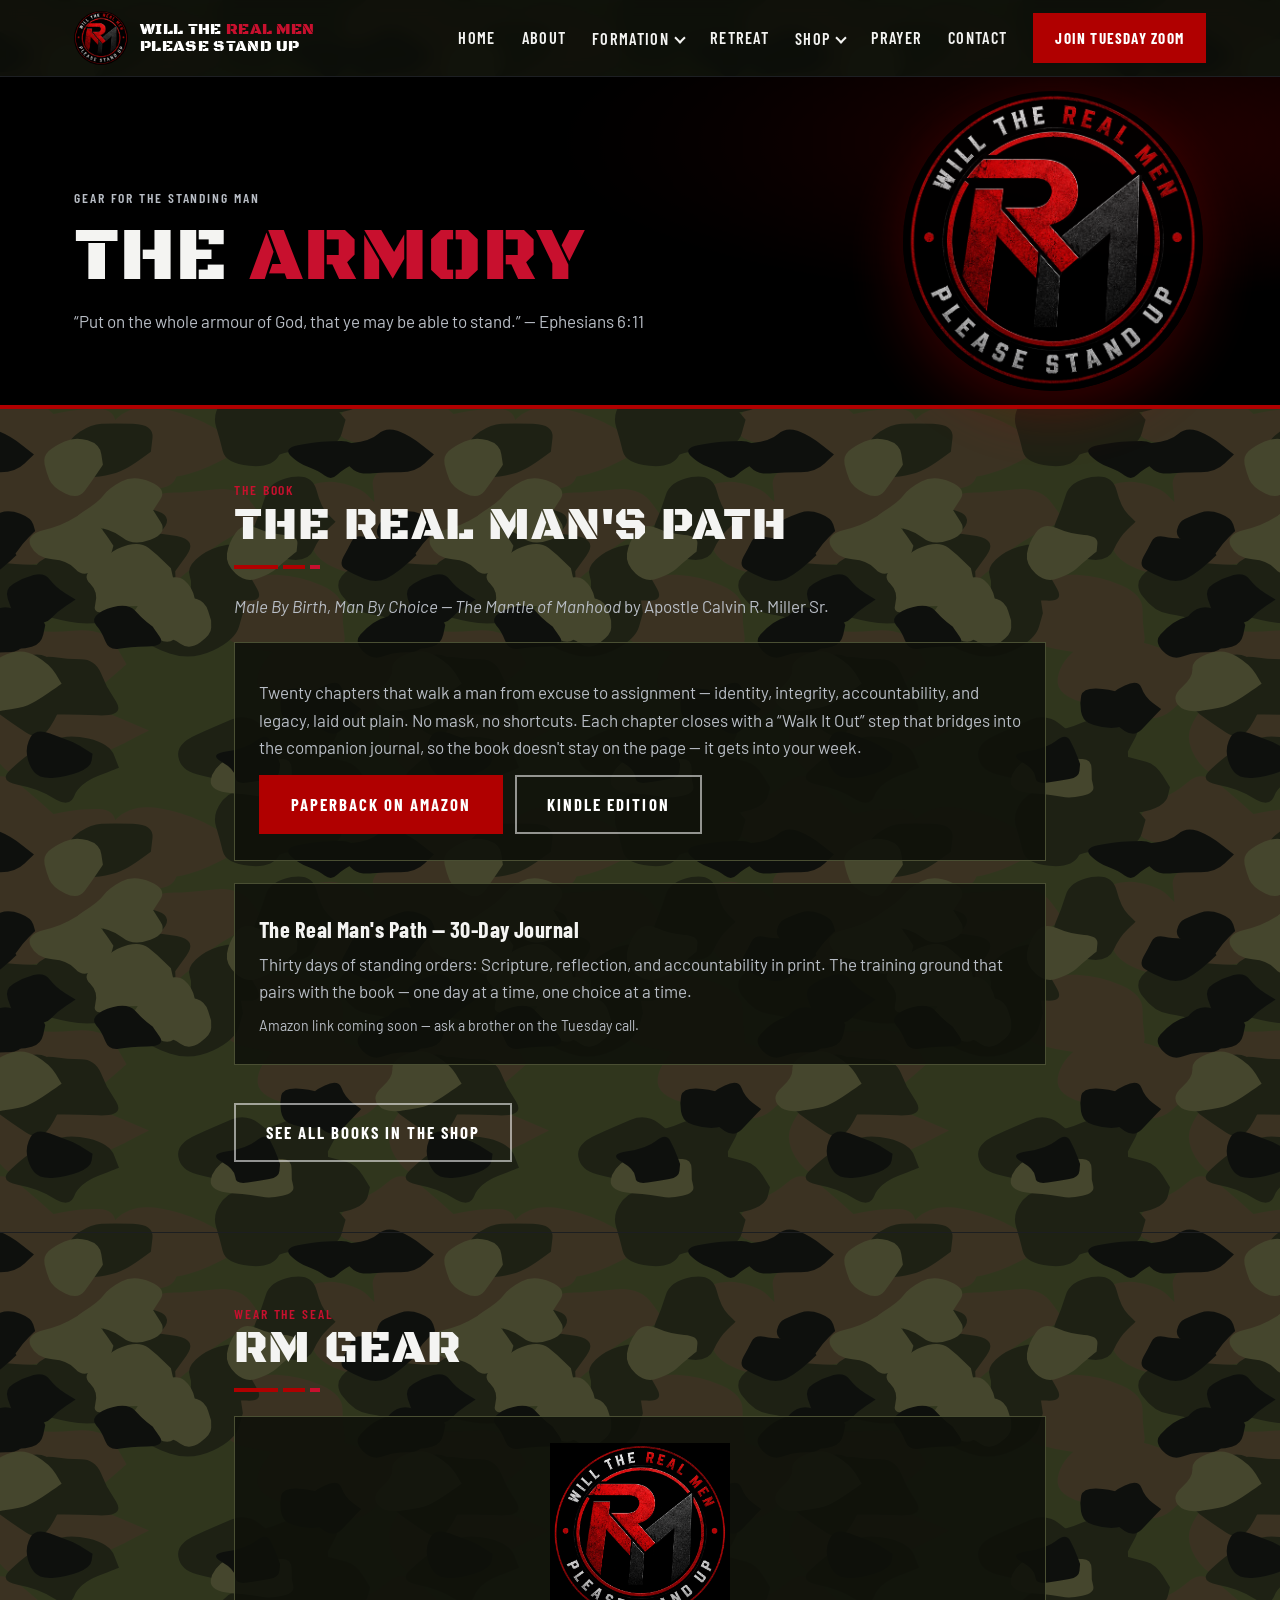
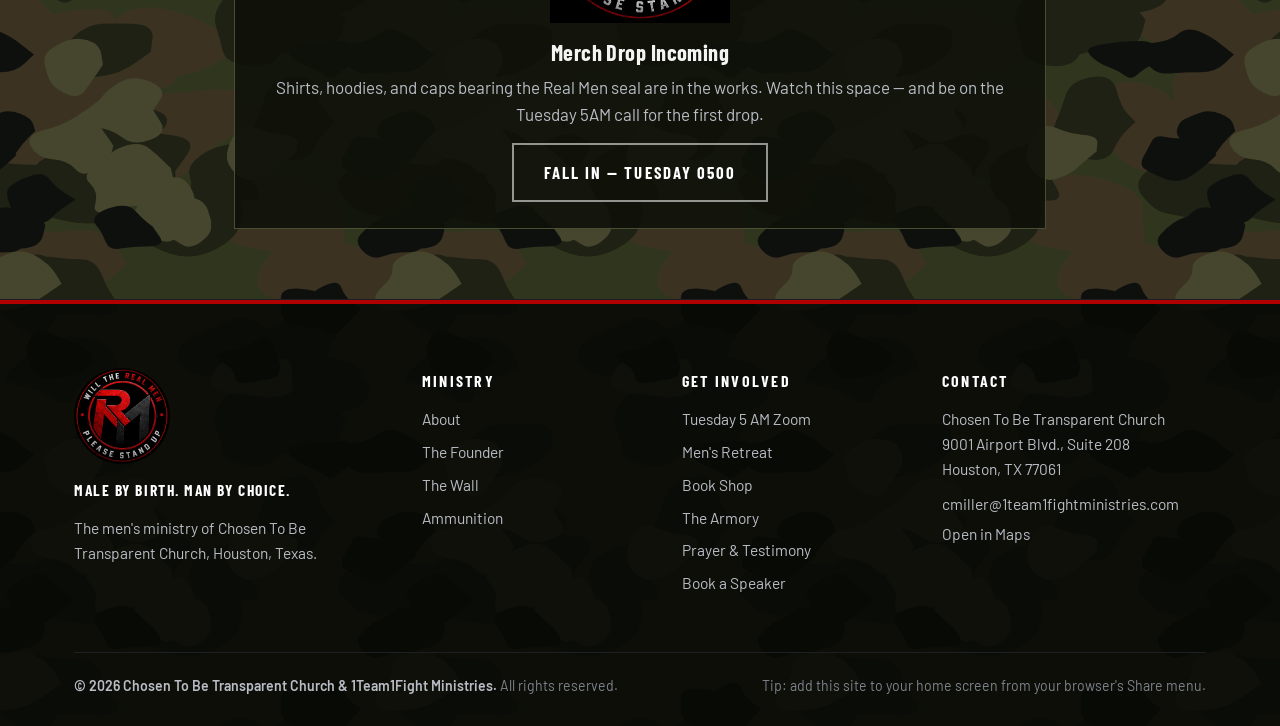
<file: armory.html>
<!DOCTYPE html>
<html lang="en">
<head>
<meta charset="UTF-8">
<meta name="viewport" content="width=device-width, initial-scale=1.0, viewport-fit=cover">
<title>The Armory — Books & Gear | Will The Real Men Please Stand Up</title>
<meta name="description" content="The Real Man's Path book and journal by Apostle Calvin R. Miller Sr., plus Real Men gear.">
<meta name="theme-color" content="#000000">
<link rel="icon" type="image/jpeg" href="rm-logo.jpeg">
<link rel="apple-touch-icon" href="rm-logo.jpeg">
<link rel="preconnect" href="https://fonts.googleapis.com">
<link rel="preconnect" href="https://fonts.gstatic.com" crossorigin>
<link href="https://fonts.googleapis.com/css2?family=Black+Ops+One&family=Barlow:wght@400;500;600;700&family=Barlow+Condensed:wght@500;600;700&display=swap" rel="stylesheet">
<link rel="stylesheet" href="site.css">
<link rel="stylesheet" href="camo.css">
</head>
<body>
<a class="skip" href="#content">Skip to content</a>
<header class="site-header">
  <div class="wrap bar">
    <a class="brand" href="./" aria-label="Will The Real Men Please Stand Up — home">
      <img src="rm-logo.jpeg" alt="">
      <span>Will The <b>Real Men</b><br>Please Stand Up</span>
    </a>
    <button class="menu-toggle" aria-label="Open menu" aria-expanded="false" aria-controls="mainnav"><span></span></button>
    <nav class="mainnav" id="mainnav" aria-label="Main">
      <ul>
        <li><a href="./">Home</a></li>
        <li><a href="about.html">About</a></li>
        <li class="drop"><button type="button" aria-expanded="false">Formation</button>
          <ul class="submenu">
            <li><a href="orders.html">Today's Charge</a></li>
            <li><a href="wall.html">The Wall &ndash; Teaching Archive</a></li>
            <li><a href="ammunition.html">Ammunition &ndash; Scripture</a></li>
          </ul>
        </li>
        <li><a href="retreat.html">Retreat</a></li>
        <li class="drop"><button type="button" aria-expanded="false">Shop</button>
          <ul class="submenu">
            <li><a href="shop.html">Books</a></li>
            <li><a href="armory.html" aria-current="page">The Armory &ndash; Gear</a></li>
          </ul>
        </li>
        <li><a href="prayer.html">Prayer</a></li>
        <li><a href="contact.html">Contact</a></li>
      </ul>
      <a class="btn nav-cta" href="https://zoom.us/j/99618695026?pwd=kpAc87u4bTWr7hXqGRiizqfAc4Csl6.1">Join Tuesday Zoom</a>
    </nav>
  </div>
</header>

<main id="content" class="sub">
<header class="pagehero watermark" >
  <div class="wrap">
    <img class="seal" src="rm-logo.jpeg" alt="Real Men seal">
    <p class="label">Gear for the Standing Man</p>
    <h1 class="stencil">The <span style="color:var(--crimson);">Armory</span></h1>
    <p style="color:var(--gray);margin-top:10px;">&ldquo;Put on the whole armour of God, that ye may be able to stand.&rdquo; &mdash; Ephesians 6:11</p>
  </div>
</header>

<section id="book">
  <div class="wrap">
    <p class="label">The Book</p>
    <h2 class="stencil">The Real Man's Path</h2>
    <div class="stripes"><span></span><span></span><span></span></div>
    <p style="color:var(--gray);"><em>Male By Birth, Man By Choice &mdash; The Mantle of Manhood</em> by Apostle Calvin R. Miller Sr.</p>
    <div class="card">
      <p style="color:var(--gray);">Twenty chapters that walk a man from excuse to assignment &mdash; identity, integrity, accountability, and legacy, laid out plain. No mask, no shortcuts. Each chapter closes with a &ldquo;Walk It Out&rdquo; step that bridges into the companion journal, so the book doesn't stay on the page &mdash; it gets into your week.</p>
      <div class="bookrow">
        <a class="btn" href="https://www.amazon.com/dp/B0HGR551LN">Paperback on Amazon</a>
        <a class="btn ghost" href="https://www.amazon.com/dp/B0HJB4K1PT">Kindle Edition</a>
      </div>
    </div>
    <div class="card">
      <h3>The Real Man's Path &mdash; 30-Day Journal</h3>
      <p style="color:var(--gray);margin-top:8px;">Thirty days of standing orders: Scripture, reflection, and accountability in print. The training ground that pairs with the book &mdash; one day at a time, one choice at a time.</p>
      <p class="fineprint" style="margin-top:10px;">Amazon link coming soon &mdash; ask a brother on the Tuesday call.</p>
    </div>
    <p style="margin-top:22px;"><a class="btn ghost" href="shop.html">See All Books in the Shop</a></p>
  </div>
</section>

<section id="merch">
  <div class="wrap">
    <p class="label">Wear the Seal</p>
    <h2 class="stencil">RM Gear</h2>
    <div class="stripes"><span></span><span></span><span></span></div>
    <div class="card" style="text-align:center;">
      <img src="rm-logo.jpeg" alt="RM seal" style="width:min(180px,50vw);margin:0 auto 16px;">
      <h3>Merch Drop Incoming</h3>
      <p style="color:var(--gray);margin-top:8px;">Shirts, hoodies, and caps bearing the Real Men seal are in the works. Watch this space &mdash; and be on the Tuesday 5AM call for the first drop.</p>
      <a class="btn ghost" style="margin-top:14px;" href="https://zoom.us/j/99618695026?pwd=kpAc87u4bTWr7hXqGRiizqfAc4Csl6.1">Fall In &mdash; Tuesday 0500</a>
    </div>
  </div>
</section>

</main>
<footer class="site-footer" id="contact">
  <div class="wrap">
    <div class="foot-grid">
      <div class="foot-brand">
        <img src="rm-logo.jpeg" alt="Real Men seal">
        <p class="tag">Male by birth. Man by choice.</p>
        <p>The men's ministry of Chosen To Be Transparent Church, Houston, Texas.</p>
      </div>
      <div>
        <h4>Ministry</h4>
        <ul>
          <li><a href="about.html">About</a></li>
          <li><a href="about.html#founder">The Founder</a></li>
          <li><a href="wall.html">The Wall</a></li>
          <li><a href="ammunition.html">Ammunition</a></li>
        </ul>
      </div>
      <div>
        <h4>Get Involved</h4>
        <ul>
          <li><a href="https://zoom.us/j/99618695026?pwd=kpAc87u4bTWr7hXqGRiizqfAc4Csl6.1">Tuesday 5 AM Zoom</a></li>
          <li><a href="retreat.html">Men's Retreat</a></li>
          <li><a href="shop.html">Book Shop</a></li>
          <li><a href="armory.html">The Armory</a></li>
          <li><a href="prayer.html">Prayer &amp; Testimony</a></li>
          <li><a href="contact.html#speaking">Book a Speaker</a></li>
        </ul>
      </div>
      <div>
        <h4>Contact</h4>
        <address>
          Chosen To Be Transparent Church<br>
          9001 Airport Blvd., Suite 208<br>
          Houston, TX 77061
        </address>
        <p style="margin-top:10px;"><a href="mailto:cmiller@1team1fightministries.com">cmiller@1team1fightministries.com</a></p>
        <p style="margin-top:6px;"><a href="https://maps.google.com/?q=9001+Airport+Blvd+Suite+208+Houston+TX+77061">Open in Maps</a></p>
      </div>
    </div>
    <div class="foot-bottom">
      <p><b>&copy; 2026 Chosen To Be Transparent Church &amp; 1Team1Fight Ministries.</b> All rights reserved.</p>
      <p>Tip: add this site to your home screen from your browser's Share menu.</p>
    </div>
  </div>
</footer>
<script src="site.js"></script>

</body>
</html>
</file>
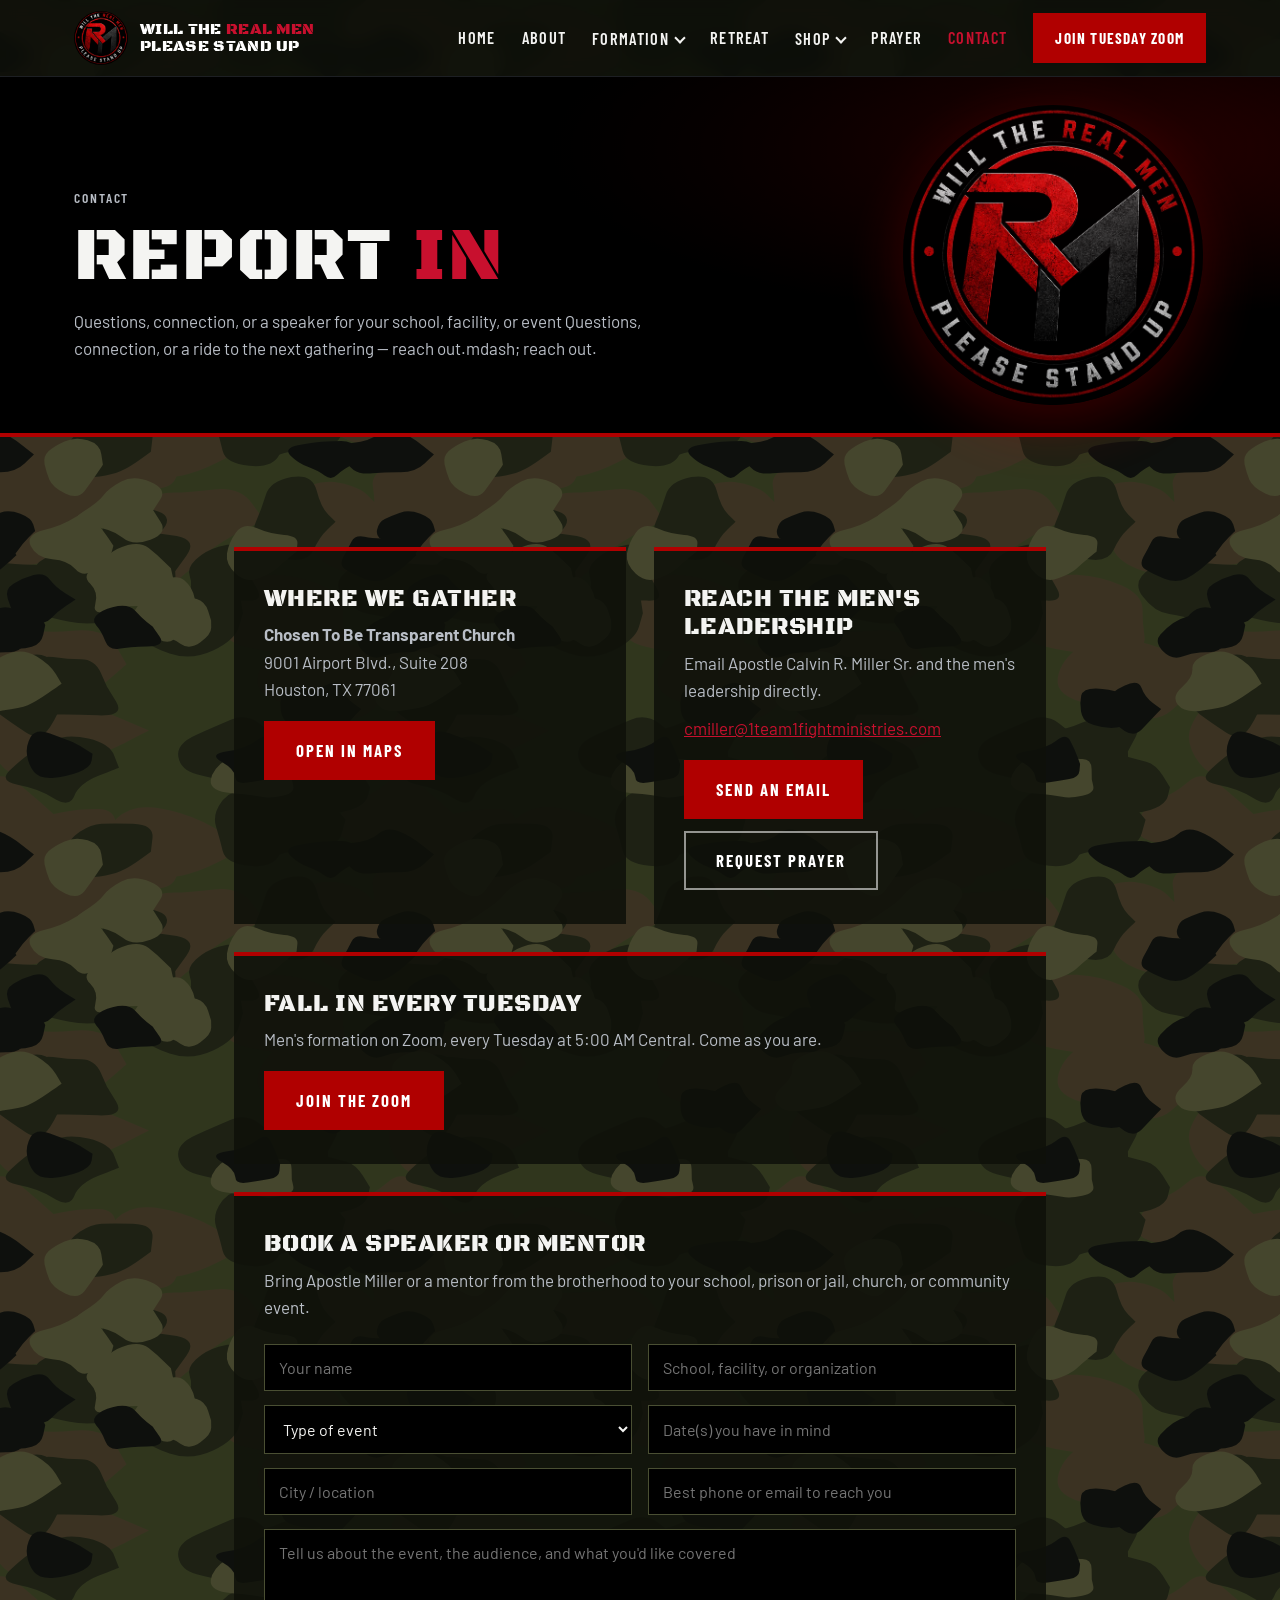
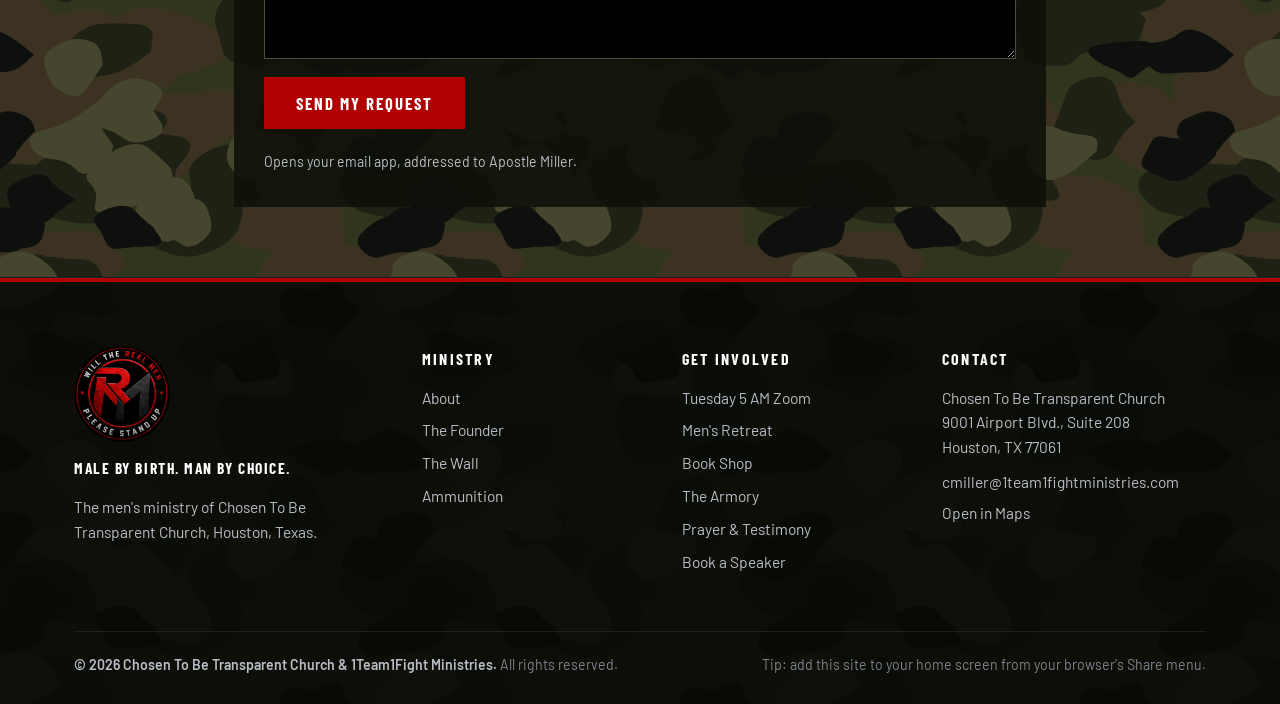
<file: contact.html>
<!DOCTYPE html>
<html lang="en">
<head>
<meta charset="UTF-8">
<meta name="viewport" content="width=device-width, initial-scale=1.0, viewport-fit=cover">
<title>Contact | Will The Real Men Please Stand Up</title>
<meta name="description" content="Contact the men's ministry of Chosen To Be Transparent Church, 9001 Airport Blvd., Suite 208, Houston, TX 77061.">
<meta name="theme-color" content="#000000">
<meta name="apple-mobile-web-app-capable" content="yes">
<meta name="apple-mobile-web-app-status-bar-style" content="black-translucent">
<meta name="apple-mobile-web-app-title" content="Real Men">
<meta property="og:title" content="Contact | Will The Real Men Please Stand Up">
<meta property="og:description" content="Contact the men's ministry of Chosen To Be Transparent Church, 9001 Airport Blvd., Suite 208, Houston, TX 77061.">
<meta property="og:image" content="https://www.willtherealmenpleasestandup.com/rm-logo.jpeg">
<link rel="icon" type="image/jpeg" href="rm-logo.jpeg">
<link rel="apple-touch-icon" href="rm-logo.jpeg">
<link rel="preconnect" href="https://fonts.googleapis.com">
<link rel="preconnect" href="https://fonts.gstatic.com" crossorigin>
<link href="https://fonts.googleapis.com/css2?family=Black+Ops+One&family=Barlow:wght@400;500;600;700&family=Barlow+Condensed:wght@500;600;700&display=swap" rel="stylesheet">
<link rel="stylesheet" href="site.css">
<link rel="stylesheet" href="camo.css">
</head>
<body>
<a class="skip" href="#content">Skip to content</a>
<header class="site-header">
  <div class="wrap bar">
    <a class="brand" href="./" aria-label="Will The Real Men Please Stand Up — home">
      <img src="rm-logo.jpeg" alt="">
      <span>Will The <b>Real Men</b><br>Please Stand Up</span>
    </a>
    <button class="menu-toggle" aria-label="Open menu" aria-expanded="false" aria-controls="mainnav"><span></span></button>
    <nav class="mainnav" id="mainnav" aria-label="Main">
      <ul>
        <li><a href="./">Home</a></li>
        <li><a href="about.html">About</a></li>
        <li class="drop"><button type="button" aria-expanded="false">Formation</button>
          <ul class="submenu">
            <li><a href="orders.html">Today's Charge</a></li>
            <li><a href="wall.html">The Wall &ndash; Teaching Archive</a></li>
            <li><a href="ammunition.html">Ammunition &ndash; Scripture</a></li>
          </ul>
        </li>
        <li><a href="retreat.html">Retreat</a></li>
        <li class="drop"><button type="button" aria-expanded="false">Shop</button>
          <ul class="submenu">
            <li><a href="shop.html">Books</a></li>
            <li><a href="armory.html">The Armory &ndash; Gear</a></li>
          </ul>
        </li>
        <li><a href="prayer.html">Prayer</a></li>
        <li><a href="contact.html" aria-current="page">Contact</a></li>
      </ul>
      <a class="btn nav-cta" href="https://zoom.us/j/99618695026?pwd=kpAc87u4bTWr7hXqGRiizqfAc4Csl6.1">Join Tuesday Zoom</a>
    </nav>
  </div>
</header>

<main id="content" class="sub">
<header class="pagehero watermark">
  <div class="wrap">
    <img class="seal" src="rm-logo.jpeg" alt="Real Men seal">
    <p class="label">Contact</p>
    <h1 class="stencil">Report <span style="color:var(--crimson);">In</span></h1>
    <p style="color:var(--gray);margin-top:10px;">Questions, connection, or a speaker for your school, facility, or event Questions, connection, or a ride to the next gathering &mdash; reach out.mdash; reach out.</p>
  </div>
</header>

<section>
  <div class="wrap">
    <div class="backup-grid">
      <div class="formcard">
        <h3>Where We Gather</h3>
        <p><b>Chosen To Be Transparent Church</b><br>9001 Airport Blvd., Suite 208<br>Houston, TX 77061</p>
        <div class="btnrow" style="margin-top:18px;">
          <a class="btn" href="https://maps.google.com/?q=9001+Airport+Blvd+Suite+208+Houston+TX+77061">Open in Maps</a>
        </div>
      </div>
      <div class="formcard">
        <h3>Reach the Men's Leadership</h3>
        <p>Email Apostle Calvin R. Miller Sr. and the men's leadership directly.</p>
        <p style="margin-top:10px;"><a href="mailto:cmiller@1team1fightministries.com">cmiller@1team1fightministries.com</a></p>
        <div class="btnrow" style="margin-top:18px;">
          <a class="btn" href="mailto:cmiller@1team1fightministries.com">Send an Email</a>
          <a class="btn ghost" href="prayer.html">Request Prayer</a>
        </div>
      </div>
      <div class="formcard" id="fallin">
        <h3>Fall In Every Tuesday</h3>
        <p>Men's formation on Zoom, every Tuesday at 5:00 AM Central. Come as you are.</p>
        <div class="btnrow" style="margin-top:18px;">
          <a class="btn" href="https://zoom.us/j/99618695026?pwd=kpAc87u4bTWr7hXqGRiizqfAc4Csl6.1">Join the Zoom</a>
        </div>
      </div>
      <div class="formcard" id="speaking">
        <h3>Book a Speaker or Mentor</h3>
        <p>Bring Apostle Miller or a mentor from the brotherhood to your school, prison or jail, church, or community event.</p>
        <form id="speakForm">
          <input type="text" id="sName" placeholder="Your name" required autocomplete="name" aria-label="Your name">
          <input type="text" id="sOrg" placeholder="School, facility, or organization" required aria-label="School, facility, or organization">
          <select id="sType" required aria-label="Type of event">
            <option value="">Type of event</option>
            <option>School assembly or class</option>
            <option>Prison or jail ministry</option>
            <option>Community event</option>
            <option>Church or men's conference</option>
            <option>Ongoing mentoring</option>
            <option>Other</option>
          </select>
          <input type="text" id="sDate" placeholder="Date(s) you have in mind" aria-label="Date(s)">
          <input type="text" id="sPlace" placeholder="City / location" aria-label="City or location">
          <input type="text" id="sContact" placeholder="Best phone or email to reach you" required aria-label="Phone or email">
          <textarea id="sDetails" placeholder="Tell us about the event, the audience, and what you'd like covered" aria-label="Event details"></textarea>
          <button type="submit" class="btn">Send My Request</button>
          <p class="fineprint">Opens your email app, addressed to Apostle Miller.</p>
        </form>
      </div>
    </div>
  </div>
</section>
<style>
  #speaking{grid-column:1/-1;scroll-margin-top:110px;}
  #speakForm{display:grid;grid-template-columns:1fr 1fr;gap:14px 16px;}
  #speakForm input,#speakForm select,#speakForm textarea{margin:0;}
  #fallin{grid-column:1/-1;}
  #speakForm textarea,#speakForm .fineprint,#speakForm button{grid-column:1/-1;}
  #speakForm button{justify-self:start;}
  @media (max-width:700px){#speakForm{grid-template-columns:1fr;}}
</style>
<script>
  document.getElementById("speakForm").addEventListener("submit", function(e){
    e.preventDefault();
    var v = function(id){ return document.getElementById(id).value.trim(); };
    var body = "Name: " + v("sName") + "\nOrganization: " + v("sOrg") + "\nEvent type: " + v("sType") +
      "\nDate(s): " + (v("sDate") || "Flexible") + "\nLocation: " + v("sPlace") + "\nContact: " + v("sContact") +
      "\n\nDetails:\n" + v("sDetails");
    window.location.href = "mailto:cmiller@1team1fightministries.com?subject=" +
      encodeURIComponent("Speaking / Mentor Request - " + v("sOrg")) + "&body=" + encodeURIComponent(body);
  });
</script>

</main>
<footer class="site-footer" id="contact">
  <div class="wrap">
    <div class="foot-grid">
      <div class="foot-brand">
        <img src="rm-logo.jpeg" alt="Real Men seal">
        <p class="tag">Male by birth. Man by choice.</p>
        <p>The men's ministry of Chosen To Be Transparent Church, Houston, Texas.</p>
      </div>
      <div>
        <h4>Ministry</h4>
        <ul>
          <li><a href="about.html">About</a></li>
          <li><a href="about.html#founder">The Founder</a></li>
          <li><a href="wall.html">The Wall</a></li>
          <li><a href="ammunition.html">Ammunition</a></li>
        </ul>
      </div>
      <div>
        <h4>Get Involved</h4>
        <ul>
          <li><a href="https://zoom.us/j/99618695026?pwd=kpAc87u4bTWr7hXqGRiizqfAc4Csl6.1">Tuesday 5 AM Zoom</a></li>
          <li><a href="retreat.html">Men's Retreat</a></li>
          <li><a href="shop.html">Book Shop</a></li>
          <li><a href="armory.html">The Armory</a></li>
          <li><a href="prayer.html">Prayer &amp; Testimony</a></li>
          <li><a href="contact.html#speaking">Book a Speaker</a></li>
        </ul>
      </div>
      <div>
        <h4>Contact</h4>
        <address>
          Chosen To Be Transparent Church<br>
          9001 Airport Blvd., Suite 208<br>
          Houston, TX 77061
        </address>
        <p style="margin-top:10px;"><a href="mailto:cmiller@1team1fightministries.com">cmiller@1team1fightministries.com</a></p>
        <p style="margin-top:6px;"><a href="https://maps.google.com/?q=9001+Airport+Blvd+Suite+208+Houston+TX+77061">Open in Maps</a></p>
      </div>
    </div>
    <div class="foot-bottom">
      <p><b>&copy; 2026 Chosen To Be Transparent Church &amp; 1Team1Fight Ministries.</b> All rights reserved.</p>
      <p>Tip: add this site to your home screen from your browser's Share menu.</p>
    </div>
  </div>
</footer>
<script src="site.js"></script>
</body>
</html>
</file>
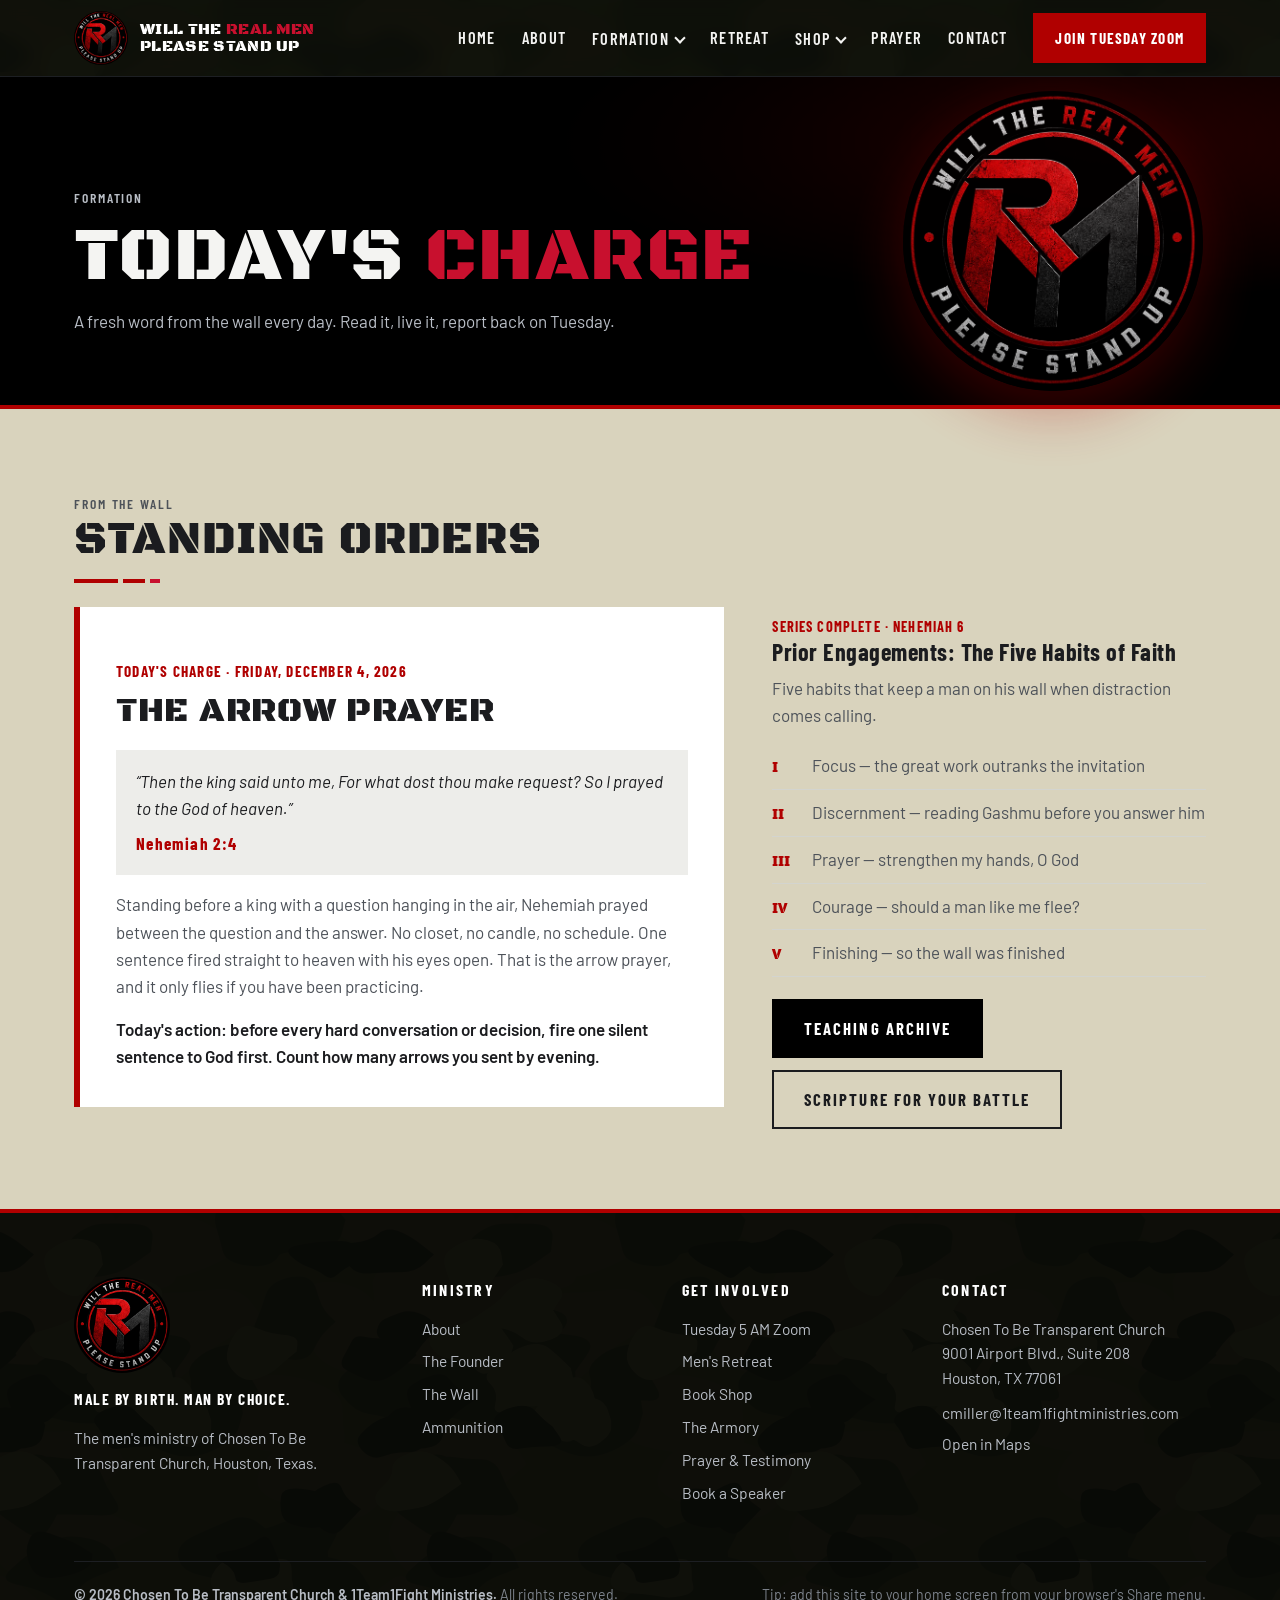
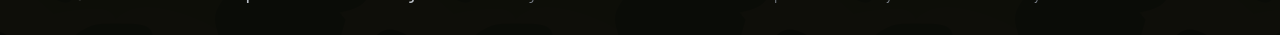
<file: orders.html>
<!DOCTYPE html>
<html lang="en">
<head>
<meta charset="UTF-8">
<meta name="viewport" content="width=device-width, initial-scale=1.0, viewport-fit=cover">
<title>Today's Charge | Will The Real Men Please Stand Up</title>
<meta name="description" content="Today's Standing Orders charge for the men of Chosen To Be Transparent Church: a verse, a word, and an action for the day.">
<meta name="theme-color" content="#000000">
<meta name="apple-mobile-web-app-capable" content="yes">
<meta name="apple-mobile-web-app-status-bar-style" content="black-translucent">
<meta name="apple-mobile-web-app-title" content="Real Men">
<meta property="og:title" content="Today's Charge | Will The Real Men Please Stand Up">
<meta property="og:description" content="Today's Standing Orders charge for the men of Chosen To Be Transparent Church: a verse, a word, and an action for the day.">
<meta property="og:image" content="https://www.willtherealmenpleasestandup.com/rm-logo.jpeg">
<link rel="icon" type="image/jpeg" href="rm-logo.jpeg">
<link rel="apple-touch-icon" href="rm-logo.jpeg">
<link rel="preconnect" href="https://fonts.googleapis.com">
<link rel="preconnect" href="https://fonts.gstatic.com" crossorigin>
<link href="https://fonts.googleapis.com/css2?family=Black+Ops+One&family=Barlow:wght@400;500;600;700&family=Barlow+Condensed:wght@500;600;700&display=swap" rel="stylesheet">
<link rel="stylesheet" href="site.css">
<link rel="stylesheet" href="camo.css">
</head>
<body>
<a class="skip" href="#content">Skip to content</a>
<header class="site-header">
  <div class="wrap bar">
    <a class="brand" href="./" aria-label="Will The Real Men Please Stand Up — home">
      <img src="rm-logo.jpeg" alt="">
      <span>Will The <b>Real Men</b><br>Please Stand Up</span>
    </a>
    <button class="menu-toggle" aria-label="Open menu" aria-expanded="false" aria-controls="mainnav"><span></span></button>
    <nav class="mainnav" id="mainnav" aria-label="Main">
      <ul>
        <li><a href="./">Home</a></li>
        <li><a href="about.html">About</a></li>
        <li class="drop"><button type="button" aria-expanded="false">Formation</button>
          <ul class="submenu">
            <li><a href="orders.html" aria-current="page">Today's Charge</a></li>
            <li><a href="wall.html">The Wall &ndash; Teaching Archive</a></li>
            <li><a href="ammunition.html">Ammunition &ndash; Scripture</a></li>
          </ul>
        </li>
        <li><a href="retreat.html">Retreat</a></li>
        <li class="drop"><button type="button" aria-expanded="false">Shop</button>
          <ul class="submenu">
            <li><a href="shop.html">Books</a></li>
            <li><a href="armory.html">The Armory &ndash; Gear</a></li>
          </ul>
        </li>
        <li><a href="prayer.html">Prayer</a></li>
        <li><a href="contact.html">Contact</a></li>
      </ul>
      <a class="btn nav-cta" href="https://zoom.us/j/99618695026?pwd=kpAc87u4bTWr7hXqGRiizqfAc4Csl6.1">Join Tuesday Zoom</a>
    </nav>
  </div>
</header>

<main id="content">
<header class="pagehero watermark">
  <div class="wrap">
    <img class="seal" src="rm-logo.jpeg" alt="Real Men seal">
    <p class="label">Formation</p>
    <h1 class="stencil">Today's <span style="color:var(--crimson);">Charge</span></h1>
    <p style="color:var(--gray);margin-top:10px;">A fresh word from the wall every day. Read it, live it, report back on Tuesday.</p>
  </div>
</header>

<!-- ============ STANDING ORDERS (update weekly: date, title, verse, charge, action) ============ -->
<section class="light" id="orders">
  <div class="wrap">
    <div class="intro">
      <p class="label">From the Wall</p>
      <h2 class="stencil">Standing Orders</h2>
      <div class="stripes"><span></span><span></span><span></span></div>
    </div>
    <div class="feature">
      <article class="orders-card">
       <p class="date" id="charge-label">Today&#39;s charge</p>
        <h3 id="charge-title">Stay On Your Wall</h3>
        <blockquote><span id="charge-verse">&ldquo;And I sent messengers unto them, saying, I am doing a great work, so that I cannot come down: why should the work cease, whilst I leave it, and come down to you?&rdquo;</span><cite id="charge-ref">Nehemiah 6:3</cite></blockquote>
        <p id="charge-body">Sanballat sent for Nehemiah four times, and four times the answer was the same: I cannot come down. Brother, something has been sending for you too &mdash; an old habit, an old argument, an old version of you. It doesn't deserve a meeting. Your family, your assignment, and your God are on the wall with you.</p>
        <p class="action-line" id="charge-action">This week's action: name the one thing that keeps calling you down off your wall &mdash; and tell a brother about it before Sunday. What gets named gets guarded.</p>
      </article>
      <div class="seriesbox">
        <p class="when">Series complete &middot; Nehemiah 6</p>
        <h3>Prior Engagements: The Five Habits of Faith</h3>
        <p>Five habits that keep a man on his wall when distraction comes calling.</p>
        <ul class="habits">
          <li class="done"><span class="rn">I</span> Focus &mdash; the great work outranks the invitation</li>
          <li class="done"><span class="rn">II</span> Discernment &mdash; reading Gashmu before you answer him</li>
          <li class="done"><span class="rn">III</span> Prayer &mdash; strengthen my hands, O God</li>
          <li class="done"><span class="rn">IV</span> Courage &mdash; should a man like me flee?</li>
          <li class="done"><span class="rn">V</span> Finishing &mdash; so the wall was finished</li>
        </ul>
        <div class="btnrow" style="margin-top:22px;">
          <a class="btn dark" href="wall.html">Teaching Archive</a>
          <a class="btn ghost" href="ammunition.html">Scripture for Your Battle</a>
        </div>
      </div>
    </div>
  </div>
</section>

</main>
<footer class="site-footer" id="contact">
  <div class="wrap">
    <div class="foot-grid">
      <div class="foot-brand">
        <img src="rm-logo.jpeg" alt="Real Men seal">
        <p class="tag">Male by birth. Man by choice.</p>
        <p>The men's ministry of Chosen To Be Transparent Church, Houston, Texas.</p>
      </div>
      <div>
        <h4>Ministry</h4>
        <ul>
          <li><a href="about.html">About</a></li>
          <li><a href="about.html#founder">The Founder</a></li>
          <li><a href="wall.html">The Wall</a></li>
          <li><a href="ammunition.html">Ammunition</a></li>
        </ul>
      </div>
      <div>
        <h4>Get Involved</h4>
        <ul>
          <li><a href="https://zoom.us/j/99618695026?pwd=kpAc87u4bTWr7hXqGRiizqfAc4Csl6.1">Tuesday 5 AM Zoom</a></li>
          <li><a href="retreat.html">Men's Retreat</a></li>
          <li><a href="shop.html">Book Shop</a></li>
          <li><a href="armory.html">The Armory</a></li>
          <li><a href="prayer.html">Prayer &amp; Testimony</a></li>
          <li><a href="contact.html#speaking">Book a Speaker</a></li>
        </ul>
      </div>
      <div>
        <h4>Contact</h4>
        <address>
          Chosen To Be Transparent Church<br>
          9001 Airport Blvd., Suite 208<br>
          Houston, TX 77061
        </address>
        <p style="margin-top:10px;"><a href="mailto:cmiller@1team1fightministries.com">cmiller@1team1fightministries.com</a></p>
        <p style="margin-top:6px;"><a href="https://maps.google.com/?q=9001+Airport+Blvd+Suite+208+Houston+TX+77061">Open in Maps</a></p>
      </div>
    </div>
    <div class="foot-bottom">
      <p><b>&copy; 2026 Chosen To Be Transparent Church &amp; 1Team1Fight Ministries.</b> All rights reserved.</p>
      <p>Tip: add this site to your home screen from your browser's Share menu.</p>
    </div>
  </div>
</footer>
<script src="site.js"></script>
<script src="charges.js"></script>
</body>
</html>
</file>
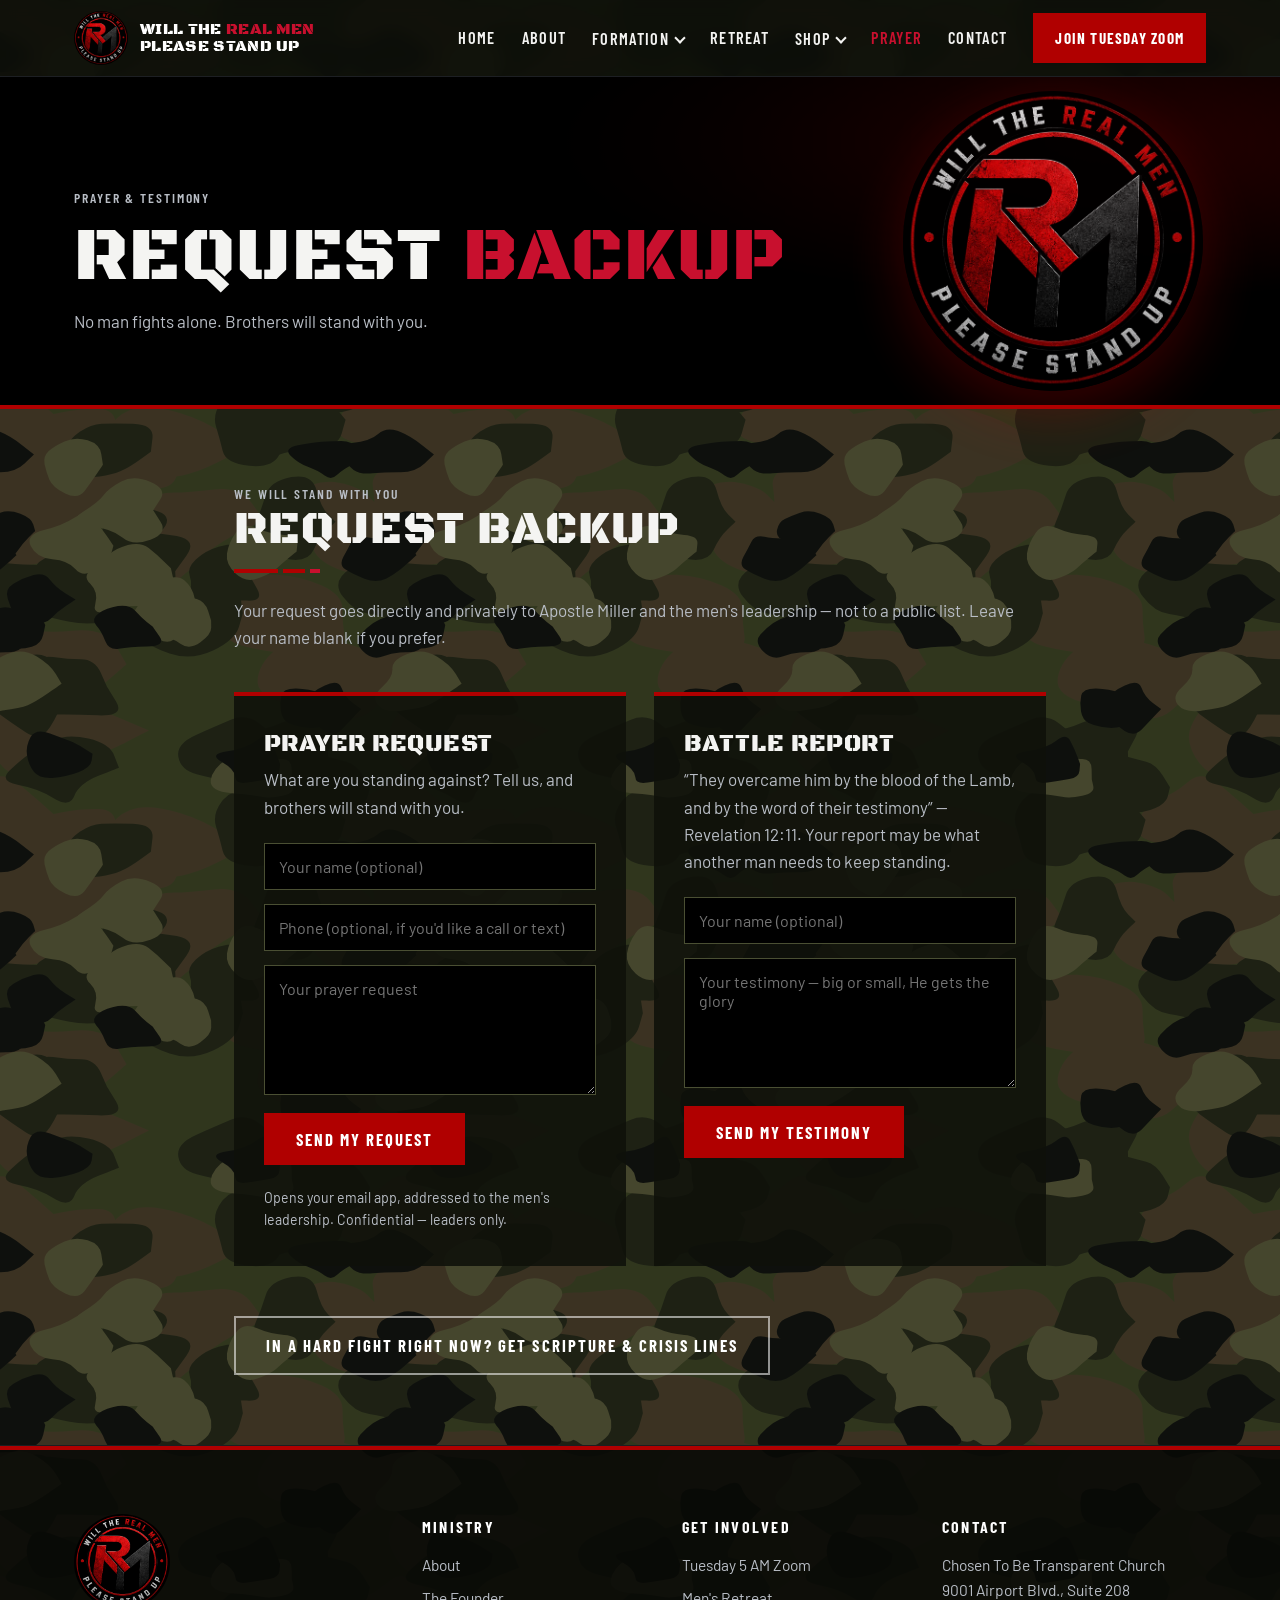
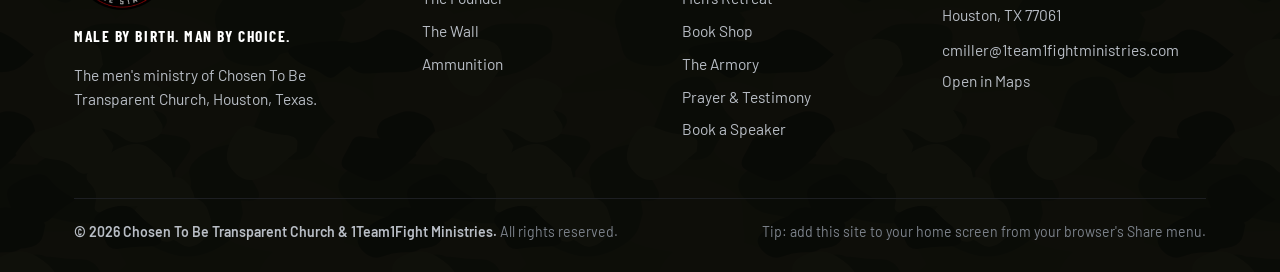
<file: prayer.html>
<!DOCTYPE html>
<html lang="en">
<head>
<meta charset="UTF-8">
<meta name="viewport" content="width=device-width, initial-scale=1.0, viewport-fit=cover">
<title>Prayer & Testimony | Will The Real Men Please Stand Up</title>
<meta name="description" content="Send a private prayer request or testimony to Apostle Miller and the men's leadership of Chosen To Be Transparent Church.">
<meta name="theme-color" content="#000000">
<meta name="apple-mobile-web-app-capable" content="yes">
<meta name="apple-mobile-web-app-status-bar-style" content="black-translucent">
<meta name="apple-mobile-web-app-title" content="Real Men">
<meta property="og:title" content="Prayer & Testimony | Will The Real Men Please Stand Up">
<meta property="og:description" content="Send a private prayer request or testimony to Apostle Miller and the men's leadership of Chosen To Be Transparent Church.">
<meta property="og:image" content="https://www.willtherealmenpleasestandup.com/rm-logo.jpeg">
<link rel="icon" type="image/jpeg" href="rm-logo.jpeg">
<link rel="apple-touch-icon" href="rm-logo.jpeg">
<link rel="preconnect" href="https://fonts.googleapis.com">
<link rel="preconnect" href="https://fonts.gstatic.com" crossorigin>
<link href="https://fonts.googleapis.com/css2?family=Black+Ops+One&family=Barlow:wght@400;500;600;700&family=Barlow+Condensed:wght@500;600;700&display=swap" rel="stylesheet">
<link rel="stylesheet" href="site.css">
<link rel="stylesheet" href="camo.css">
</head>
<body>
<a class="skip" href="#content">Skip to content</a>
<header class="site-header">
  <div class="wrap bar">
    <a class="brand" href="./" aria-label="Will The Real Men Please Stand Up — home">
      <img src="rm-logo.jpeg" alt="">
      <span>Will The <b>Real Men</b><br>Please Stand Up</span>
    </a>
    <button class="menu-toggle" aria-label="Open menu" aria-expanded="false" aria-controls="mainnav"><span></span></button>
    <nav class="mainnav" id="mainnav" aria-label="Main">
      <ul>
        <li><a href="./">Home</a></li>
        <li><a href="about.html">About</a></li>
        <li class="drop"><button type="button" aria-expanded="false">Formation</button>
          <ul class="submenu">
            <li><a href="orders.html">Today's Charge</a></li>
            <li><a href="wall.html">The Wall &ndash; Teaching Archive</a></li>
            <li><a href="ammunition.html">Ammunition &ndash; Scripture</a></li>
          </ul>
        </li>
        <li><a href="retreat.html">Retreat</a></li>
        <li class="drop"><button type="button" aria-expanded="false">Shop</button>
          <ul class="submenu">
            <li><a href="shop.html">Books</a></li>
            <li><a href="armory.html">The Armory &ndash; Gear</a></li>
          </ul>
        </li>
        <li><a href="prayer.html" aria-current="page">Prayer</a></li>
        <li><a href="contact.html">Contact</a></li>
      </ul>
      <a class="btn nav-cta" href="https://zoom.us/j/99618695026?pwd=kpAc87u4bTWr7hXqGRiizqfAc4Csl6.1">Join Tuesday Zoom</a>
    </nav>
  </div>
</header>

<main id="content" class="sub">
<header class="pagehero watermark">
  <div class="wrap">
    <img class="seal" src="rm-logo.jpeg" alt="Real Men seal">
    <p class="label">Prayer &amp; Testimony</p>
    <h1 class="stencil">Request <span style="color:var(--crimson);">Backup</span></h1>
    <p style="color:var(--gray);margin-top:10px;">No man fights alone. Brothers will stand with you.</p>
  </div>
</header>

<!-- ============ BACKUP (prayer + testimony) ============ -->
<section id="backup">
  <div class="wrap">
    <div class="intro">
      <p class="label">We Will Stand With You</p>
      <h2 class="stencil">Request Backup</h2>
      <div class="stripes"><span></span><span></span><span></span></div>
      <p>Your request goes directly and privately to Apostle Miller and the men's leadership &mdash; not to a public list. Leave your name blank if you prefer.</p>
    </div>
    <div class="backup-grid">
      <div class="formcard">
        <h3>Prayer Request</h3>
        <p>What are you standing against? Tell us, and brothers will stand with you.</p>
        <form id="prayerForm">
          <input type="text" id="pName" placeholder="Your name (optional)" autocomplete="name" aria-label="Your name (optional)">
          <input type="tel" id="pPhone" placeholder="Phone (optional, if you'd like a call or text)" autocomplete="tel" aria-label="Phone (optional)">
          <textarea id="pRequest" placeholder="Your prayer request" required aria-label="Your prayer request"></textarea>
          <button type="submit" class="btn">Send My Request</button>
          <p class="fineprint">Opens your email app, addressed to the men's leadership. Confidential &mdash; leaders only.</p>
        </form>
      </div>
      <div class="formcard">
        <h3>Battle Report</h3>
        <p>&ldquo;They overcame him by the blood of the Lamb, and by the word of their testimony&rdquo; &mdash; Revelation 12:11. Your report may be what another man needs to keep standing.</p>
        <form id="testimonyForm">
          <input type="text" id="tName" placeholder="Your name (optional)" autocomplete="name" aria-label="Your name (optional)">
          <textarea id="tStory" placeholder="Your testimony &mdash; big or small, He gets the glory" required aria-label="Your testimony"></textarea>
          <button type="submit" class="btn">Send My Testimony</button>
        </form>
      </div>
    </div>
    <p style="margin-top:34px;"><a class="btn ghost" href="ammunition.html">In a hard fight right now? Get Scripture &amp; crisis lines</a></p>
  </div>
</section>

</main>
<footer class="site-footer" id="contact">
  <div class="wrap">
    <div class="foot-grid">
      <div class="foot-brand">
        <img src="rm-logo.jpeg" alt="Real Men seal">
        <p class="tag">Male by birth. Man by choice.</p>
        <p>The men's ministry of Chosen To Be Transparent Church, Houston, Texas.</p>
      </div>
      <div>
        <h4>Ministry</h4>
        <ul>
          <li><a href="about.html">About</a></li>
          <li><a href="about.html#founder">The Founder</a></li>
          <li><a href="wall.html">The Wall</a></li>
          <li><a href="ammunition.html">Ammunition</a></li>
        </ul>
      </div>
      <div>
        <h4>Get Involved</h4>
        <ul>
          <li><a href="https://zoom.us/j/99618695026?pwd=kpAc87u4bTWr7hXqGRiizqfAc4Csl6.1">Tuesday 5 AM Zoom</a></li>
          <li><a href="retreat.html">Men's Retreat</a></li>
          <li><a href="shop.html">Book Shop</a></li>
          <li><a href="armory.html">The Armory</a></li>
          <li><a href="prayer.html">Prayer &amp; Testimony</a></li>
          <li><a href="contact.html#speaking">Book a Speaker</a></li>
        </ul>
      </div>
      <div>
        <h4>Contact</h4>
        <address>
          Chosen To Be Transparent Church<br>
          9001 Airport Blvd., Suite 208<br>
          Houston, TX 77061
        </address>
        <p style="margin-top:10px;"><a href="mailto:cmiller@1team1fightministries.com">cmiller@1team1fightministries.com</a></p>
        <p style="margin-top:6px;"><a href="https://maps.google.com/?q=9001+Airport+Blvd+Suite+208+Houston+TX+77061">Open in Maps</a></p>
      </div>
    </div>
    <div class="foot-bottom">
      <p><b>&copy; 2026 Chosen To Be Transparent Church &amp; 1Team1Fight Ministries.</b> All rights reserved.</p>
      <p>Tip: add this site to your home screen from your browser's Share menu.</p>
    </div>
  </div>
</footer>
<script src="site.js"></script>
<script>
  var MINISTRY_EMAIL = "cmiller@1team1fightministries.com";
  function sendMail(subject, body){
    window.location.href = "mailto:" + MINISTRY_EMAIL + "?subject=" + encodeURIComponent(subject) + "&body=" + encodeURIComponent(body);
  }
  document.getElementById("prayerForm").addEventListener("submit", function(e){
    e.preventDefault();
    var name = document.getElementById("pName").value || "A brother";
    var phone = document.getElementById("pPhone").value;
    var req = document.getElementById("pRequest").value;
    sendMail("Prayer Request — Real Men", "Name: " + name + "\n" + (phone ? "Phone: " + phone + "\n" : "") + "\nRequest:\n" + req);
  });
  document.getElementById("testimonyForm").addEventListener("submit", function(e){
    e.preventDefault();
    var name = document.getElementById("tName").value || "A brother";
    var story = document.getElementById("tStory").value;
    sendMail("Battle Report (Testimony) — Real Men", "Name: " + name + "\n\nTestimony:\n" + story);
  });
</script>
</body>
</html>
</file>
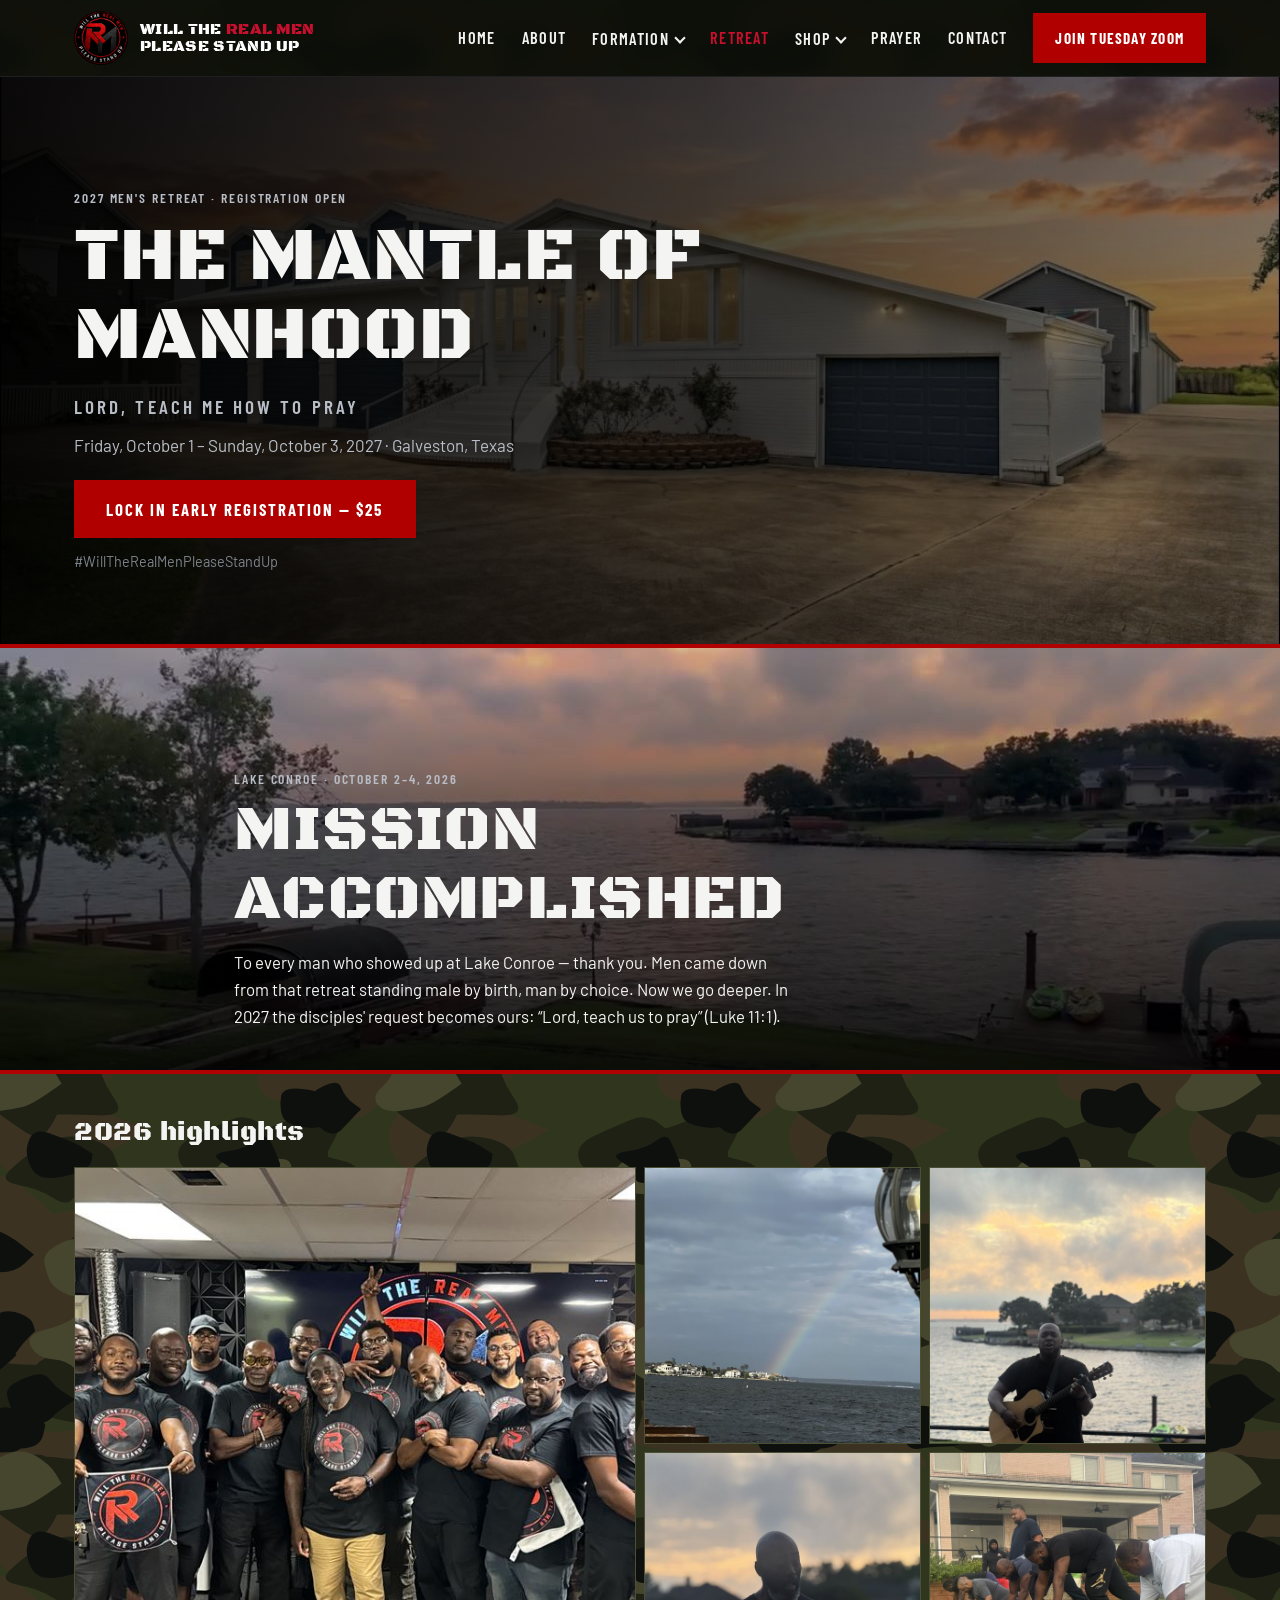
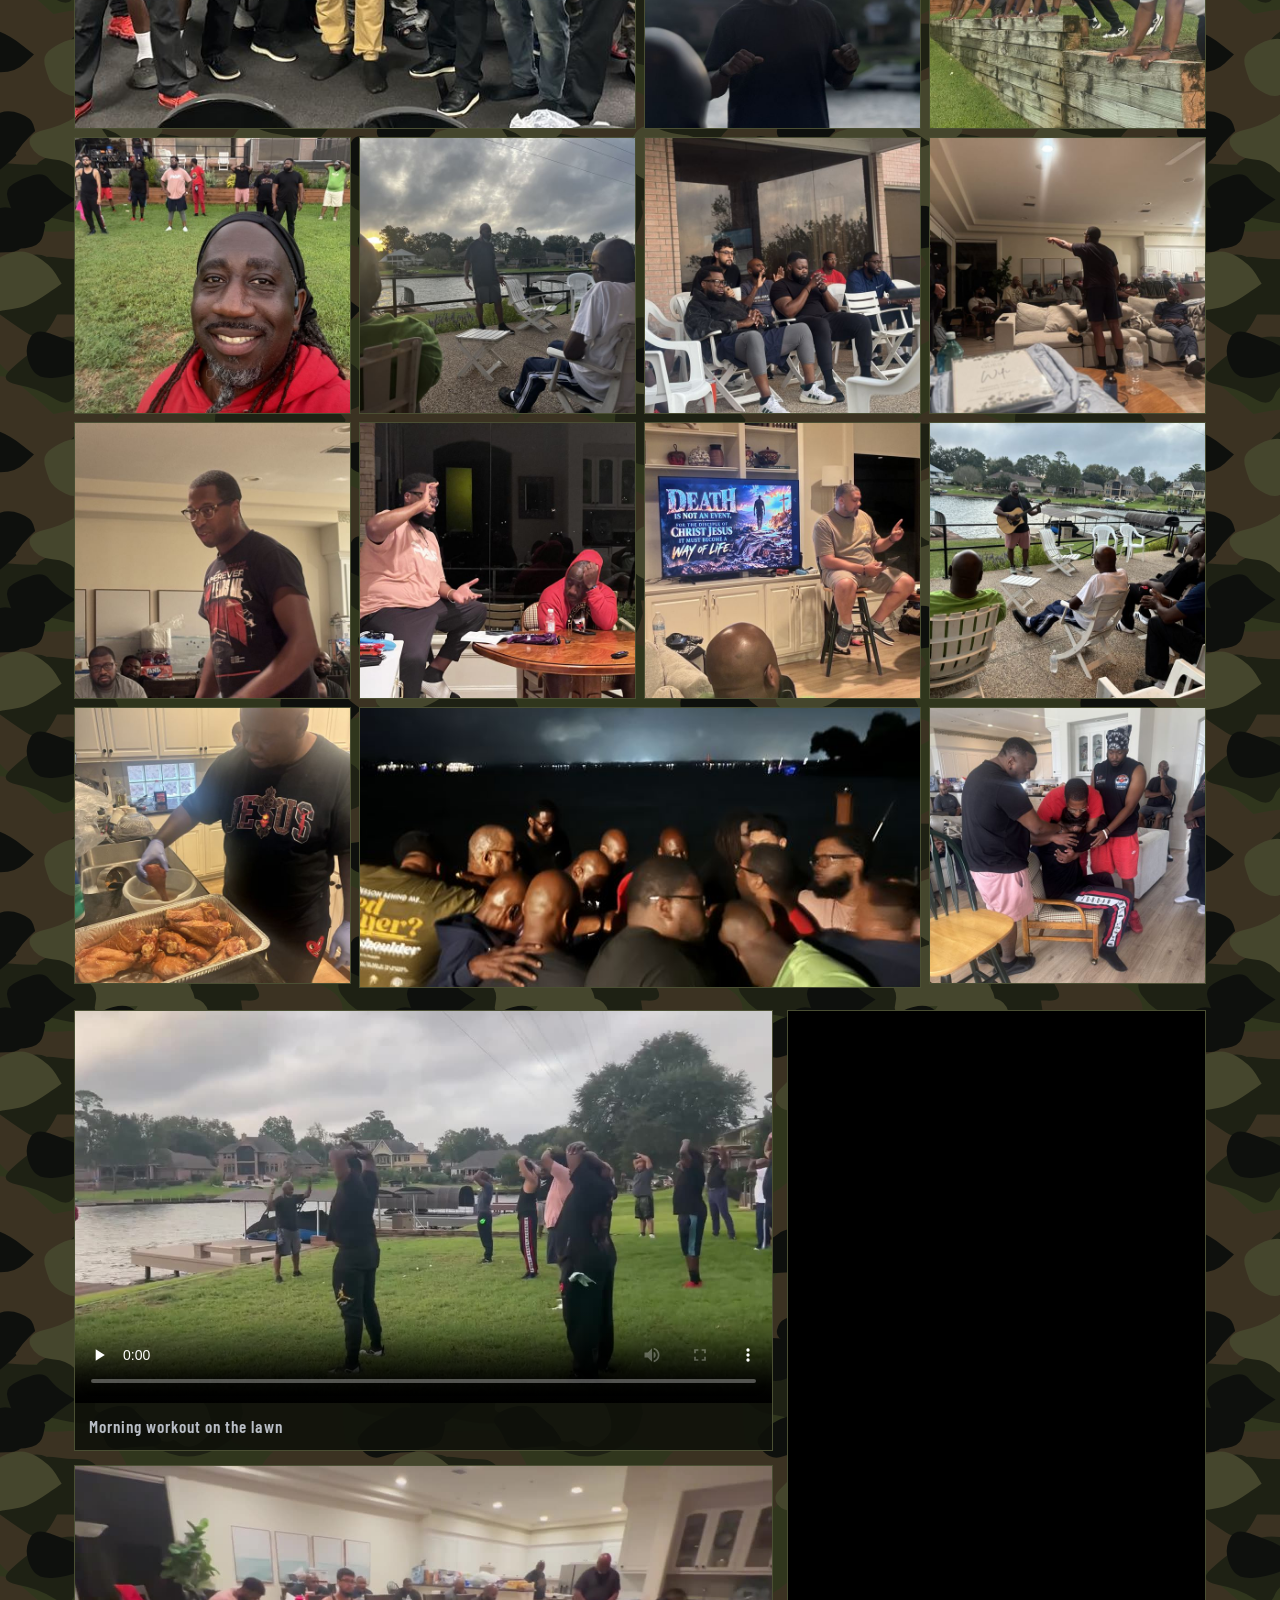
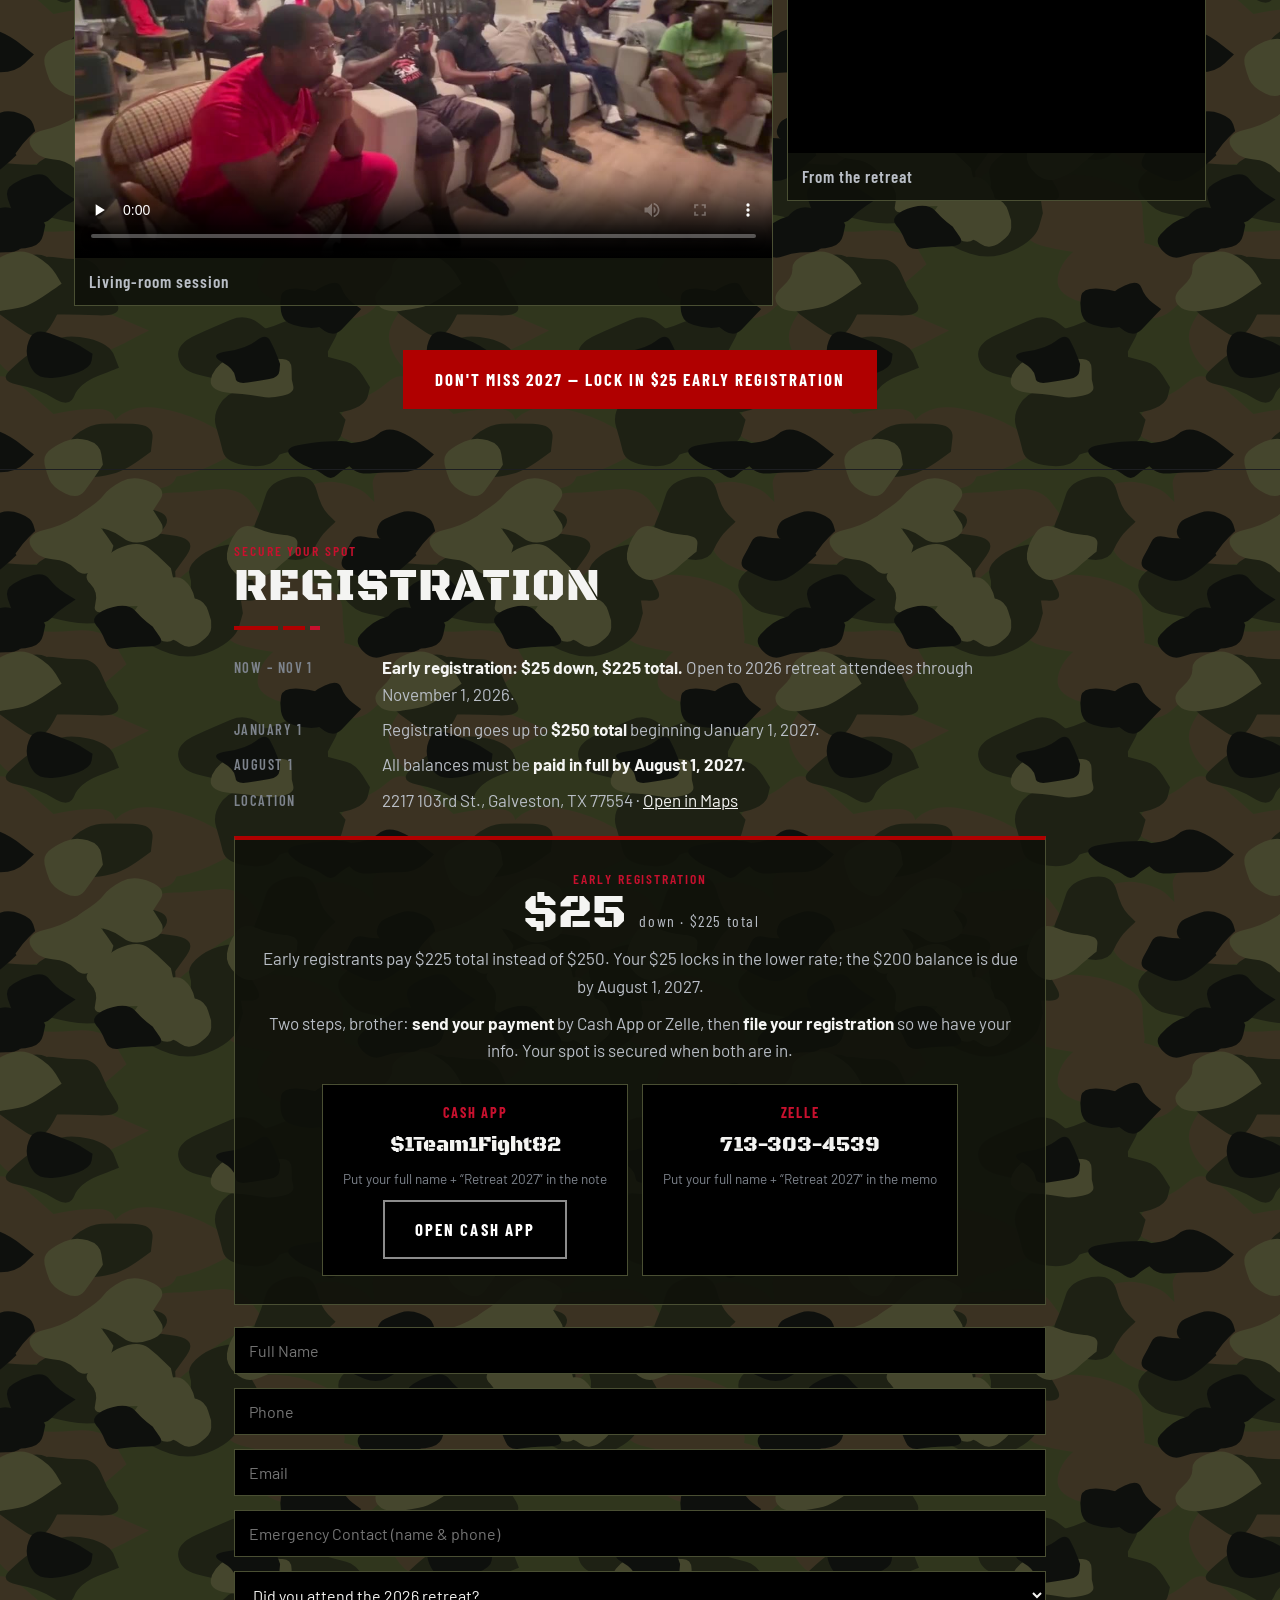
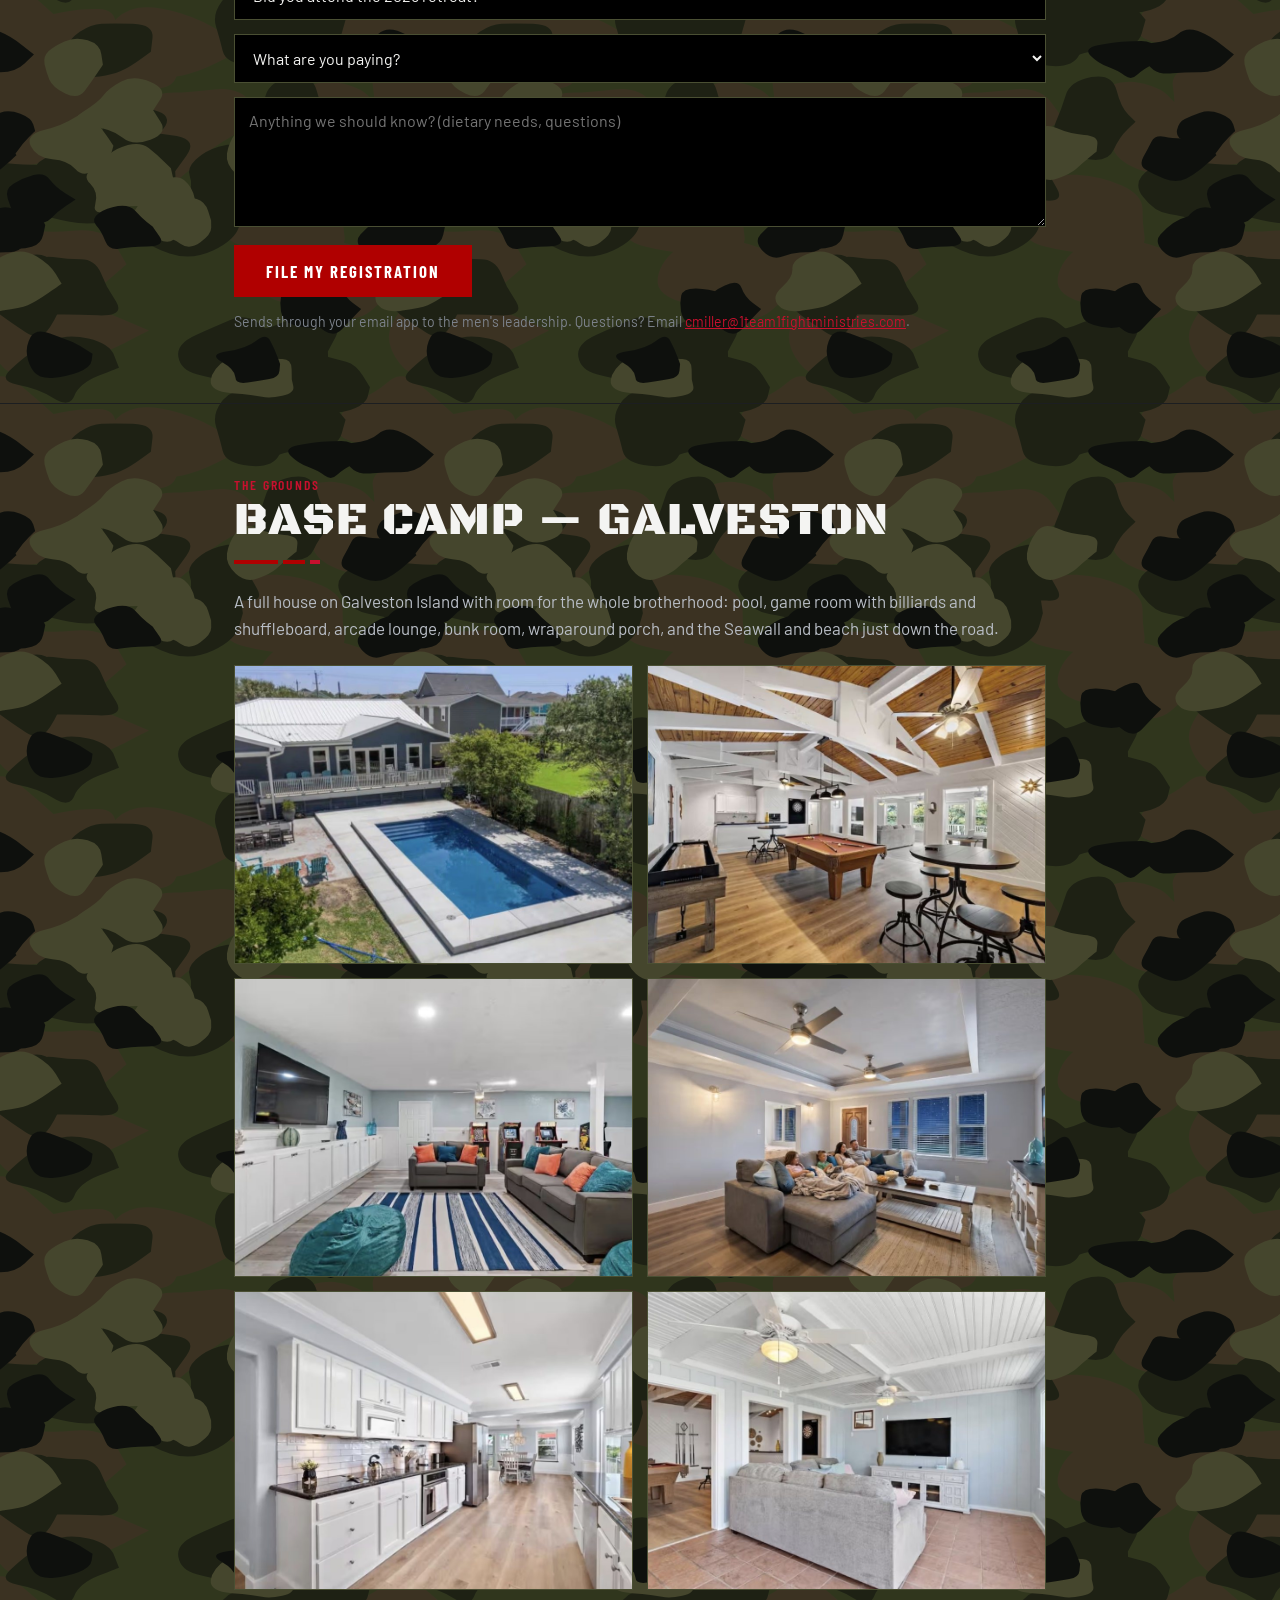
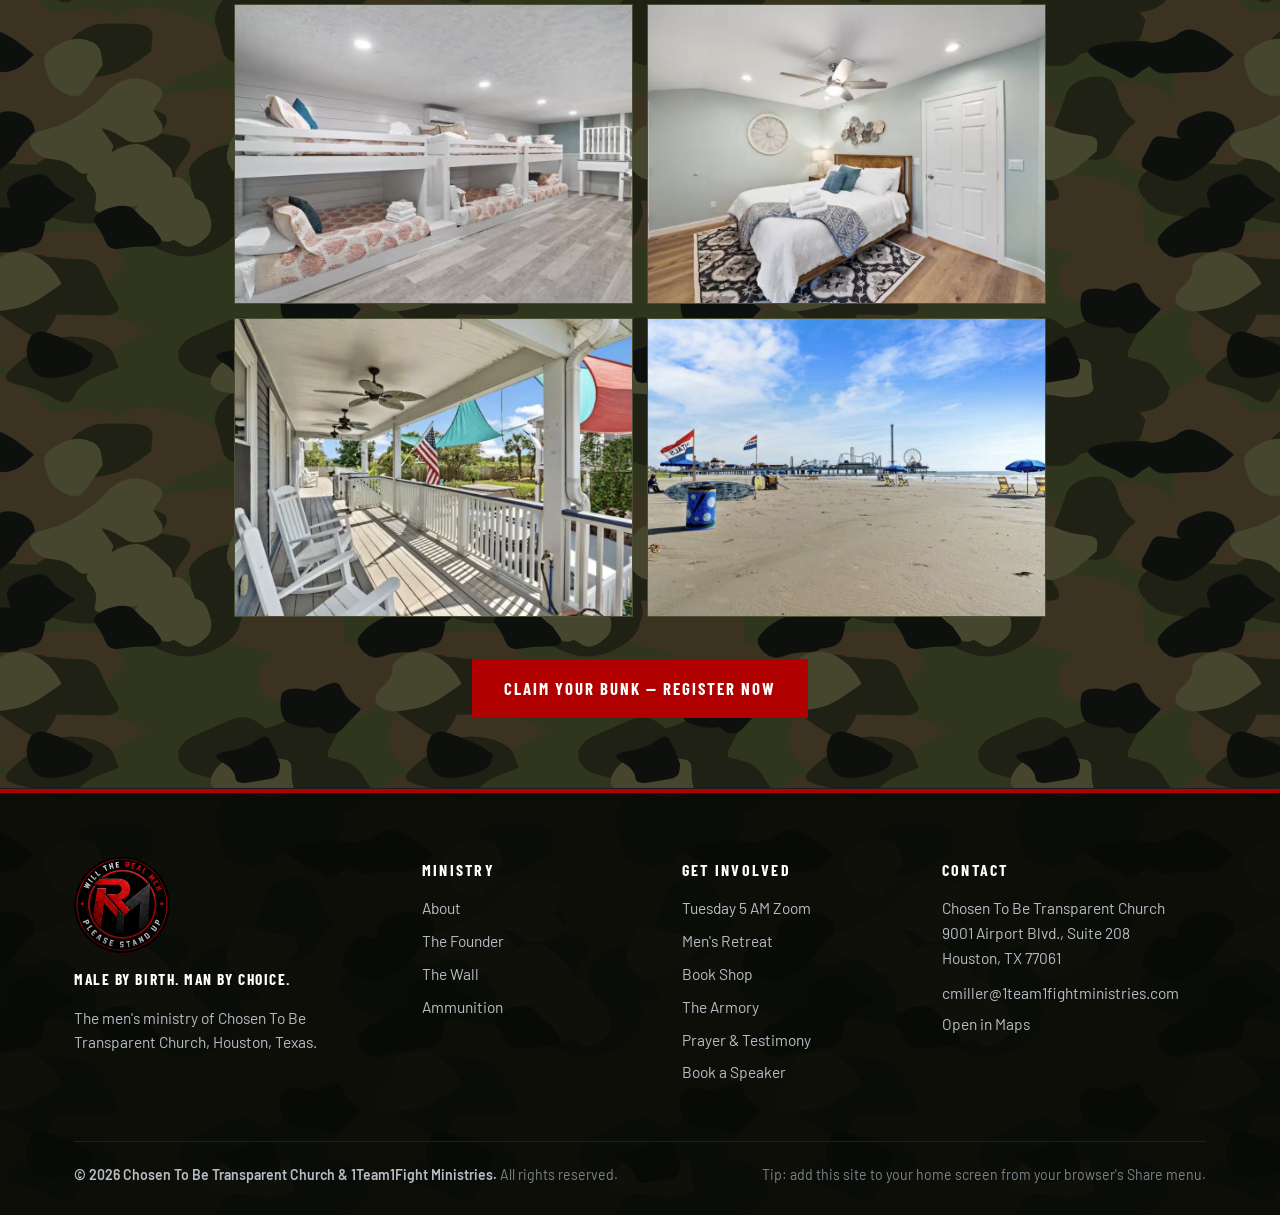
<file: retreat.html>
<!DOCTYPE html>
<html lang="en">
<head>
<meta charset="UTF-8">
<meta name="viewport" content="width=device-width, initial-scale=1.0, viewport-fit=cover">
<title>Men's Retreat Registration — The Mantle of Manhood | Will The Real Men Please Stand Up</title>
<meta name="description" content="Register for the 2027 Men's Retreat: The Mantle of Manhood — Lord, Teach Me How to Pray. October 1–3, 2027 in Galveston, TX.">
<meta name="theme-color" content="#000000">
<link rel="icon" type="image/jpeg" href="rm-logo.jpeg">
<link rel="apple-touch-icon" href="rm-logo.jpeg">
<link rel="preconnect" href="https://fonts.googleapis.com">
<link rel="preconnect" href="https://fonts.gstatic.com" crossorigin>
<link href="https://fonts.googleapis.com/css2?family=Black+Ops+One&family=Barlow:wght@400;500;600;700&family=Barlow+Condensed:wght@500;600;700&display=swap" rel="stylesheet">
<link rel="stylesheet" href="site.css">
<link rel="stylesheet" href="camo.css">
<link rel="stylesheet" href="highlights.css">
</head>
<body>
<a class="skip" href="#content">Skip to content</a>
<header class="site-header">
  <div class="wrap bar">
    <a class="brand" href="./" aria-label="Will The Real Men Please Stand Up — home">
      <img src="rm-logo.jpeg" alt="">
      <span>Will The <b>Real Men</b><br>Please Stand Up</span>
    </a>
    <button class="menu-toggle" aria-label="Open menu" aria-expanded="false" aria-controls="mainnav"><span></span></button>
    <nav class="mainnav" id="mainnav" aria-label="Main">
      <ul>
        <li><a href="./">Home</a></li>
        <li><a href="about.html">About</a></li>
        <li class="drop"><button type="button" aria-expanded="false">Formation</button>
          <ul class="submenu">
            <li><a href="orders.html">Today's Charge</a></li>
            <li><a href="wall.html">The Wall &ndash; Teaching Archive</a></li>
            <li><a href="ammunition.html">Ammunition &ndash; Scripture</a></li>
          </ul>
        </li>
        <li><a href="retreat.html" aria-current="page">Retreat</a></li>
        <li class="drop"><button type="button" aria-expanded="false">Shop</button>
          <ul class="submenu">
            <li><a href="shop.html">Books</a></li>
            <li><a href="armory.html">The Armory &ndash; Gear</a></li>
          </ul>
        </li>
        <li><a href="prayer.html">Prayer</a></li>
        <li><a href="contact.html">Contact</a></li>
      </ul>
      <a class="btn nav-cta" href="https://zoom.us/j/99618695026?pwd=kpAc87u4bTWr7hXqGRiizqfAc4Csl6.1">Join Tuesday Zoom</a>
    </nav>
  </div>
</header>

<main id="content" class="sub">
<header class="pagehero" style="--hero-img:url(galveston-front.jpg);">
  <div class="wrap">
    <img class="seal" src="rm-logo.jpeg" alt="Real Men seal">
    <p class="label">2027 Men's Retreat &middot; Registration Open</p>
    <h1 class="stencil">The Mantle of Manhood</h1>
    <p class="mandate">Lord, teach me how to pray</p>
    <p style="color:var(--gray);margin-top:10px;">Friday, October 1 &ndash; Sunday, October 3, 2027 &middot; Galveston, Texas</p>
    <a class="btn" href="#register" style="margin-top:20px;">Lock In Early Registration &mdash; $25</a>
    <p class="hint">#WillTheRealMenPleaseStandUp</p>
  </div>
</header>

<section id="highlights" class="hl">
  <div class="hl-band">
    <video class="hl-bg" src="media/r26-lake.mp4" poster="media/r26-lake.jpg" autoplay muted loop playsinline aria-hidden="true"></video>
    <div class="wrap hl-band-text">
      <p class="label">Lake Conroe &middot; October 2&ndash;4, 2026</p>
      <h2 class="stencil">Mission accomplished</h2>
      <p>To every man who showed up at Lake Conroe &mdash; thank you. Men came down from that retreat standing male by birth, man by choice. Now we go deeper. In 2027 the disciples' request becomes ours: &ldquo;Lord, teach us to pray&rdquo; (Luke 11:1).</p>
    </div>
  </div>
  <div class="wrap hl-body">
    <h3 class="hl-h">2026 highlights</h3>
    <div class="hl-grid">
      <a class="hl-tile hl-wide" href="media/r26-01.jpg" data-cap="The brotherhood in Real Men shirts"><img src="media/r26-01-t.jpg" alt="The brotherhood in Real Men shirts" loading="lazy"></a>
      <a class="hl-tile" href="media/r26-02.jpg" data-cap="Rainbow over Lake Conroe"><img src="media/r26-02-t.jpg" alt="Rainbow over Lake Conroe" loading="lazy"></a>
      <a class="hl-tile" href="media/r26-03.jpg" data-cap="Worship at sunset by the water"><img src="media/r26-03-t.jpg" alt="Worship at sunset by the water" loading="lazy"></a>
      <a class="hl-tile" href="media/r26-04.jpg" data-cap="Preaching on the deck at sunset"><img src="media/r26-04-t.jpg" alt="Preaching on the deck at sunset" loading="lazy"></a>
      <a class="hl-tile" href="media/r26-05.jpg" data-cap="Morning workout on the lawn"><img src="media/r26-05-t.jpg" alt="Morning workout on the lawn" loading="lazy"></a>
      <a class="hl-tile" href="media/r26-06.jpg" data-cap="Apostle Miller with the workout crew"><img src="media/r26-06-t.jpg" alt="Apostle Miller with the workout crew" loading="lazy"></a>
      <a class="hl-tile" href="media/r26-07.jpg" data-cap="Teaching on the lawn at sunset"><img src="media/r26-07-t.jpg" alt="Teaching on the lawn at sunset" loading="lazy"></a>
      <a class="hl-tile" href="media/r26-08.jpg" data-cap="Worship on the back porch"><img src="media/r26-08-t.jpg" alt="Worship on the back porch" loading="lazy"></a>
      <a class="hl-tile" href="media/r26-09.jpg" data-cap="Teaching in the living room"><img src="media/r26-09-t.jpg" alt="Teaching in the living room" loading="lazy"></a>
      <a class="hl-tile" href="media/r26-10.jpg" data-cap="The Word in the living room"><img src="media/r26-10-t.jpg" alt="The Word in the living room" loading="lazy"></a>
      <a class="hl-tile" href="media/r26-11.jpg" data-cap="Late-night teaching"><img src="media/r26-11-t.jpg" alt="Late-night teaching" loading="lazy"></a>
      <a class="hl-tile" href="media/r26-12.jpg" data-cap="Teaching with slides"><img src="media/r26-12-t.jpg" alt="Teaching with slides" loading="lazy"></a>
      <a class="hl-tile" href="media/r26-13.jpg" data-cap="Guitar worship by the water"><img src="media/r26-13-t.jpg" alt="Guitar worship by the water" loading="lazy"></a>
      <a class="hl-tile" href="media/r26-14.jpg" data-cap="Feeding the brotherhood"><img src="media/r26-14-t.jpg" alt="Feeding the brotherhood" loading="lazy"></a>
      <a class="hl-tile hl-long" href="media/r26-15.jpg" data-cap="Night prayer huddle by the lake"><img src="media/r26-15-t.jpg" alt="Night prayer huddle by the lake" loading="lazy"></a>
      <a class="hl-tile" href="media/r26-16.jpg" data-cap="Brothers praying over a brother"><img src="media/r26-16-t.jpg" alt="Brothers praying over a brother" loading="lazy"></a>
    </div>
    <div class="hl-clips">
      <figure><video src="media/r26-workout.mp4" poster="media/r26-workout.jpg" controls preload="none" playsinline></video><figcaption>Morning workout on the lawn</figcaption></figure>
      <figure><video src="media/r26-session.mp4" poster="media/r26-session.jpg" controls preload="none" playsinline></video><figcaption>Living-room session</figcaption></figure>
      <figure class="hl-short"><iframe src="https://www.youtube-nocookie.com/embed/ucgs4CpBHT8?rel=0" title="2026 Men's Retreat on YouTube" loading="lazy" allow="accelerometer; autoplay; clipboard-write; encrypted-media; gyroscope; picture-in-picture; web-share" allowfullscreen></iframe><figcaption>From the retreat</figcaption></figure>
    </div>
    <p style="text-align:center;margin-top:28px;"><a class="btn" href="#register">Don't miss 2027 &mdash; lock in $25 early registration</a></p>
  </div>
  <dialog class="hl-box" aria-label="Photo viewer">
    <button class="hl-x" type="button" aria-label="Close">&times;</button>
    <button class="hl-nav hl-prev" type="button" aria-label="Previous photo">&lsaquo;</button>
    <figure><img alt=""><figcaption></figcaption></figure>
    <button class="hl-nav hl-next" type="button" aria-label="Next photo">&rsaquo;</button>
  </dialog>
</section>

<section id="register">
  <div class="wrap">
    <p class="label">Secure Your Spot</p>
    <h2 class="stencil">Registration</h2>
    <div class="stripes"><span></span><span></span><span></span></div>

    <dl class="factline" style="margin-bottom:8px;">
      <dt>Now &ndash; Nov 1</dt><dd><b style="color:var(--white);">Early registration: $25 down, $225 total.</b> Open to 2026 retreat attendees through November 1, 2026.</dd>
      <dt>January 1</dt><dd>Registration goes up to <b style="color:var(--white);">$250 total</b> beginning January 1, 2027.</dd>
      <dt>August 1</dt><dd>All balances must be <b style="color:var(--white);">paid in full by August 1, 2027.</b></dd>
      <dt>Location</dt><dd>2217 103rd St., Galveston, TX 77554 &middot; <a href="https://maps.google.com/?q=2217+103rd+St+Galveston+TX+77554" style="color:var(--white);">Open in Maps</a></dd>
    </dl>

    <div class="feecard">
      <p class="label">Early Registration</p>
      <p class="fee">$25 <small>down &middot; $225 total</small></p>
      <p style="color:var(--gray);margin-top:8px;">Early registrants pay $225 total instead of $250. Your $25 locks in the lower rate; the $200 balance is due by August 1, 2027.</p>
      <p style="color:var(--gray);margin-top:10px;">Two steps, brother: <b style="color:var(--white);">send your payment</b> by Cash App or Zelle, then <b style="color:var(--white);">file your registration</b> so we have your info. Your spot is secured when both are in.</p>
      <div class="payrow">
        <div class="paybox">
          <p class="method">Cash App</p>
          <p class="handle">$1Team1Fight82</p>
          <p class="note">Put your full name + &ldquo;Retreat 2027&rdquo; in the note</p>
          <a class="btn ghost" style="margin-top:10px;" href="https://cash.app/$1Team1Fight82">Open Cash App</a>
        </div>
        <div class="paybox">
          <p class="method">Zelle</p>
          <p class="handle">713-303-4539</p>
          <p class="note">Put your full name + &ldquo;Retreat 2027&rdquo; in the memo</p>
        </div>
      </div>
    </div>

    <form id="regForm">
      <input type="text" id="rName" placeholder="Full Name" required autocomplete="name">
      <input type="tel" id="rPhone" placeholder="Phone" required autocomplete="tel">
      <input type="email" id="rEmail" placeholder="Email" autocomplete="email">
      <input type="text" id="rEmergency" placeholder="Emergency Contact (name &amp; phone)">
      <select id="rAttended">
        <option value="" disabled selected>Did you attend the 2026 retreat?</option>
        <option>Yes &mdash; I was at Lake Conroe</option>
        <option>No &mdash; this will be my first</option>
      </select>
      <select id="rPay">
        <option value="" disabled selected>What are you paying?</option>
        <option>Early registration &mdash; $25 via Cash App</option>
        <option>Early registration &mdash; $25 via Zelle</option>
        <option>Balance payment (early registrant) via Cash App</option>
        <option>Balance payment (early registrant) via Zelle</option>
        <option>Full registration &mdash; $250 via Cash App</option>
        <option>Full registration &mdash; $250 via Zelle</option>
        <option>Still need to pay</option>
      </select>
      <textarea id="rNotes" placeholder="Anything we should know? (dietary needs, questions)"></textarea>
      <button type="submit" class="btn">File My Registration</button>
      <p class="fineprint">Sends through your email app to the men's leadership. Questions? Email <a href="mailto:cmiller@1team1fightministries.com">cmiller@1team1fightministries.com</a>.</p>
    </form>
  </div>
</section>

<section id="basecamp">
  <div class="wrap">
    <p class="label">The Grounds</p>
    <h2 class="stencil">Base Camp &mdash; Galveston</h2>
    <div class="stripes"><span></span><span></span><span></span></div>
    <p style="color:var(--gray);">A full house on Galveston Island with room for the whole brotherhood: pool, game room with billiards and shuffleboard, arcade lounge, bunk room, wraparound porch, and the Seawall and beach just down the road.</p>
    <div style="display:grid;grid-template-columns:repeat(auto-fit,minmax(280px,1fr));gap:14px;margin-top:22px;">
      <img src="galveston-pool.jpg" alt="Aerial view of the backyard pool and covered deck" loading="lazy" style="border:1px solid var(--steel);width:100%;height:100%;aspect-ratio:4/3;object-fit:cover;">
      <img src="galveston-gameroom.jpg" alt="Game room with pool table, shuffleboard, and high-top tables" loading="lazy" style="border:1px solid var(--steel);width:100%;height:100%;aspect-ratio:4/3;object-fit:cover;">
      <img src="galveston-arcade.jpg" alt="Lounge with arcade cabinets, sofas, and bean bags" loading="lazy" style="border:1px solid var(--steel);width:100%;height:100%;aspect-ratio:4/3;object-fit:cover;">
      <img src="galveston-living.jpg" alt="Main living room with sectional and tray ceiling" loading="lazy" style="border:1px solid var(--steel);width:100%;height:100%;aspect-ratio:4/3;object-fit:cover;">
      <img src="galveston-kitchen.jpg" alt="Full kitchen opening into the dining room" loading="lazy" style="border:1px solid var(--steel);width:100%;height:100%;aspect-ratio:4/3;object-fit:cover;">
      <img src="galveston-sunroom.jpg" alt="Sunroom lounge with TV and card tables" loading="lazy" style="border:1px solid var(--steel);width:100%;height:100%;aspect-ratio:4/3;object-fit:cover;">
      <img src="galveston-bunks.jpg" alt="Bunk room with built-in beds for the brotherhood" loading="lazy" style="border:1px solid var(--steel);width:100%;height:100%;aspect-ratio:4/3;object-fit:cover;">
      <img src="galveston-bedroom.jpg" alt="Guest bedroom with queen bed" loading="lazy" style="border:1px solid var(--steel);width:100%;height:100%;aspect-ratio:4/3;object-fit:cover;">
      <img src="galveston-porch.jpg" alt="Long covered porch with rocking chairs" loading="lazy" style="border:1px solid var(--steel);width:100%;height:100%;aspect-ratio:4/3;object-fit:cover;">
      <img src="galveston-beach.jpg" alt="Galveston beach with the Pleasure Pier in the distance" loading="lazy" style="border:1px solid var(--steel);width:100%;height:100%;aspect-ratio:4/3;object-fit:cover;">
    </div>
    <p style="text-align:center;margin-top:26px;"><a class="btn" href="#register">Claim Your Bunk &mdash; Register Now</a></p>
  </div>
</section>

<script>
  document.getElementById("regForm").addEventListener("submit", function(e){
    e.preventDefault();
    var v = function(id){ return document.getElementById(id).value; };
    var body = "RETREAT REGISTRATION — The Mantle of Manhood: Lord, Teach Me How to Pray (Oct 1–3, 2027, Galveston)\n\n" +
      "Name: " + v("rName") + "\n" +
      "Phone: " + v("rPhone") + "\n" +
      "Email: " + v("rEmail") + "\n" +
      "Emergency Contact: " + v("rEmergency") + "\n" +
      "Attended 2026: " + v("rAttended") + "\n" +
      "Payment: " + v("rPay") + "\n\n" +
      "Notes:\n" + v("rNotes");
    window.location.href = "mailto:cmiller@1team1fightministries.com?subject=" +
      encodeURIComponent("2027 Retreat Registration — " + v("rName")) +
      "&body=" + encodeURIComponent(body);
  });
</script>

<script>
(function(){
  var bg=document.querySelector('.hl-bg');
  if(bg && window.matchMedia('(prefers-reduced-motion: reduce)').matches){bg.removeAttribute('autoplay');bg.pause();}
  var tiles=[].slice.call(document.querySelectorAll('.hl-tile')),box=document.querySelector('.hl-box');
  if(!box||!box.showModal)return;
  var img=box.querySelector('img'),cap=box.querySelector('figcaption'),i=0;
  function show(n){i=(n+tiles.length)%tiles.length;img.src=tiles[i].getAttribute('href');img.alt=tiles[i].dataset.cap;cap.textContent=tiles[i].dataset.cap+'  ('+(i+1)+' of '+tiles.length+')';}
  tiles.forEach(function(t,n){t.addEventListener('click',function(e){e.preventDefault();show(n);box.showModal();});});
  box.querySelector('.hl-x').onclick=function(){box.close();};
  box.querySelector('.hl-prev').onclick=function(){show(i-1);};
  box.querySelector('.hl-next').onclick=function(){show(i+1);};
  box.addEventListener('click',function(e){if(e.target===box)box.close();});
  box.addEventListener('keydown',function(e){if(e.key==='ArrowLeft')show(i-1);if(e.key==='ArrowRight')show(i+1);});
})();
</script>
</main>
<footer class="site-footer" id="contact">
  <div class="wrap">
    <div class="foot-grid">
      <div class="foot-brand">
        <img src="rm-logo.jpeg" alt="Real Men seal">
        <p class="tag">Male by birth. Man by choice.</p>
        <p>The men's ministry of Chosen To Be Transparent Church, Houston, Texas.</p>
      </div>
      <div>
        <h4>Ministry</h4>
        <ul>
          <li><a href="about.html">About</a></li>
          <li><a href="about.html#founder">The Founder</a></li>
          <li><a href="wall.html">The Wall</a></li>
          <li><a href="ammunition.html">Ammunition</a></li>
        </ul>
      </div>
      <div>
        <h4>Get Involved</h4>
        <ul>
          <li><a href="https://zoom.us/j/99618695026?pwd=kpAc87u4bTWr7hXqGRiizqfAc4Csl6.1">Tuesday 5 AM Zoom</a></li>
          <li><a href="retreat.html">Men's Retreat</a></li>
          <li><a href="shop.html">Book Shop</a></li>
          <li><a href="armory.html">The Armory</a></li>
          <li><a href="prayer.html">Prayer &amp; Testimony</a></li>
          <li><a href="contact.html#speaking">Book a Speaker</a></li>
        </ul>
      </div>
      <div>
        <h4>Contact</h4>
        <address>
          Chosen To Be Transparent Church<br>
          9001 Airport Blvd., Suite 208<br>
          Houston, TX 77061
        </address>
        <p style="margin-top:10px;"><a href="mailto:cmiller@1team1fightministries.com">cmiller@1team1fightministries.com</a></p>
        <p style="margin-top:6px;"><a href="https://maps.google.com/?q=9001+Airport+Blvd+Suite+208+Houston+TX+77061">Open in Maps</a></p>
      </div>
    </div>
    <div class="foot-bottom">
      <p><b>&copy; 2026 Chosen To Be Transparent Church &amp; 1Team1Fight Ministries.</b> All rights reserved.</p>
      <p>Tip: add this site to your home screen from your browser's Share menu.</p>
    </div>
  </div>
</footer>
<script src="site.js"></script>

</body>
</html>
</file>
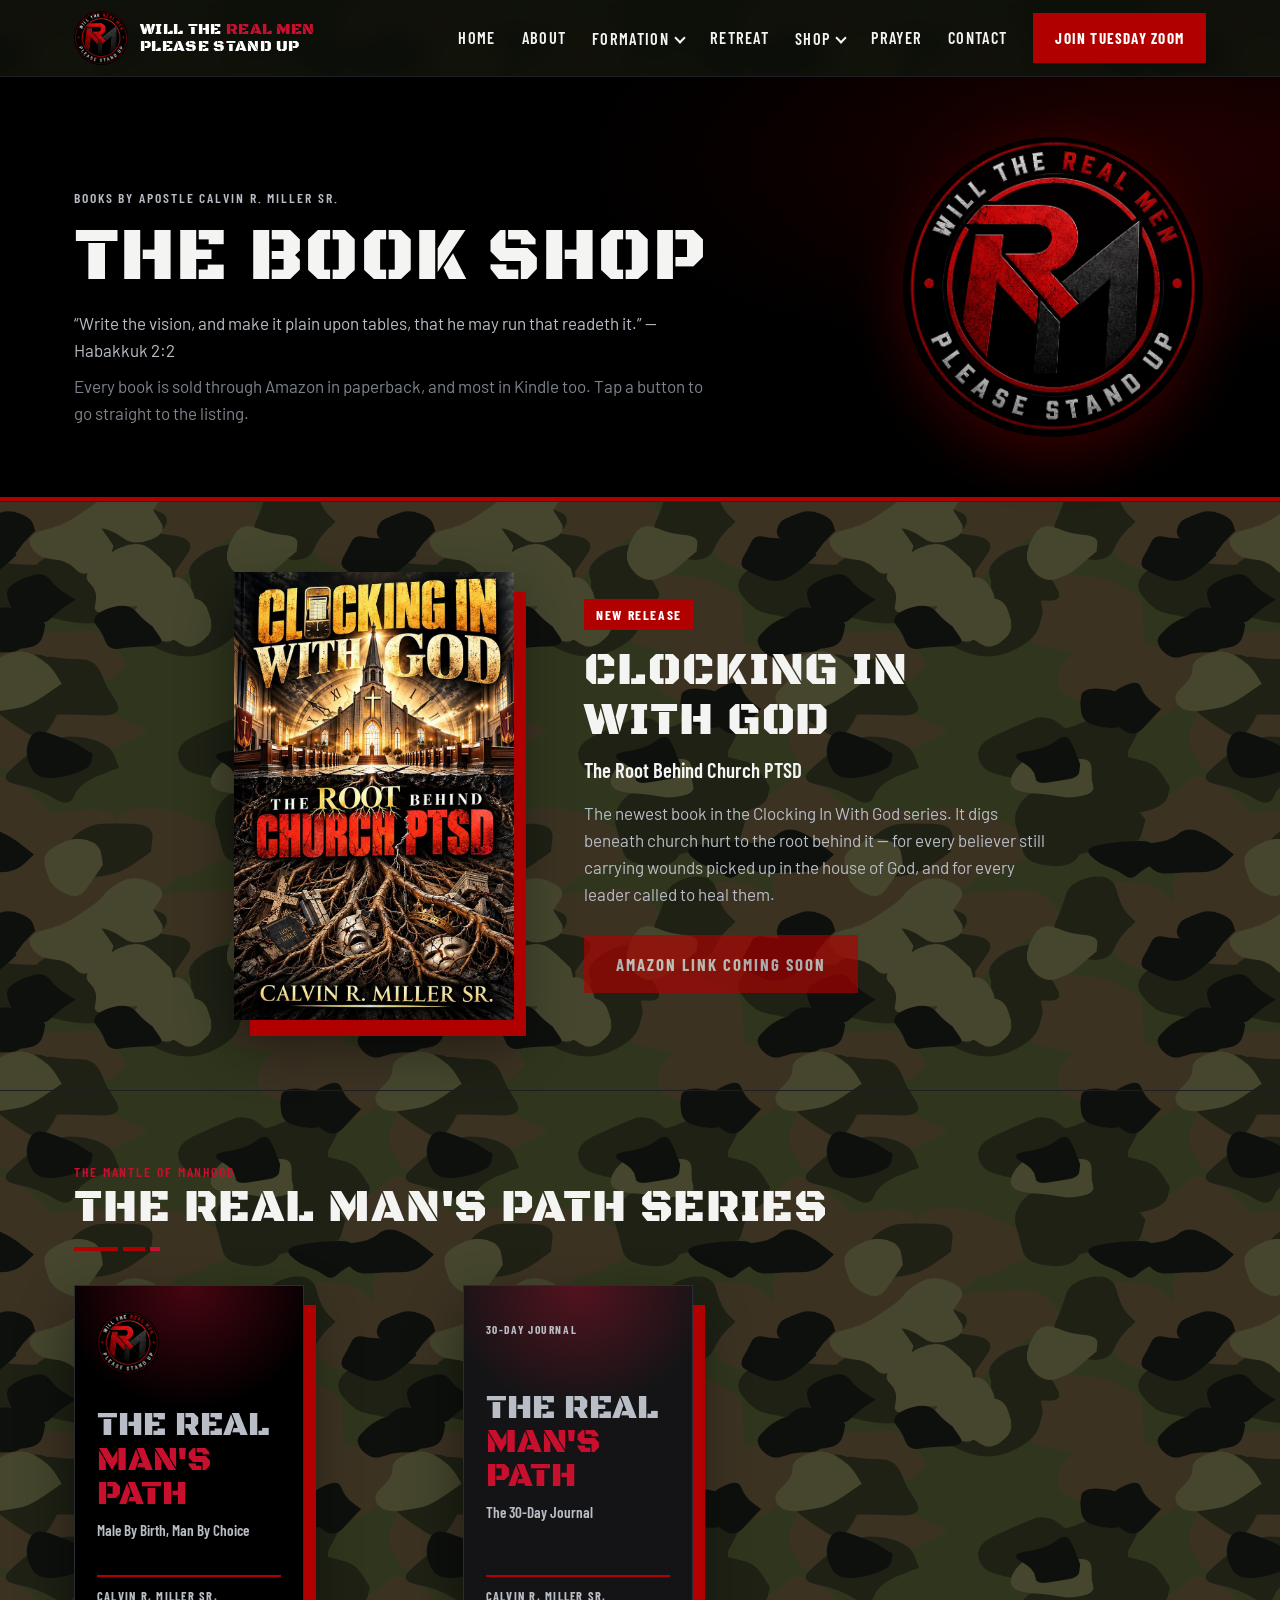
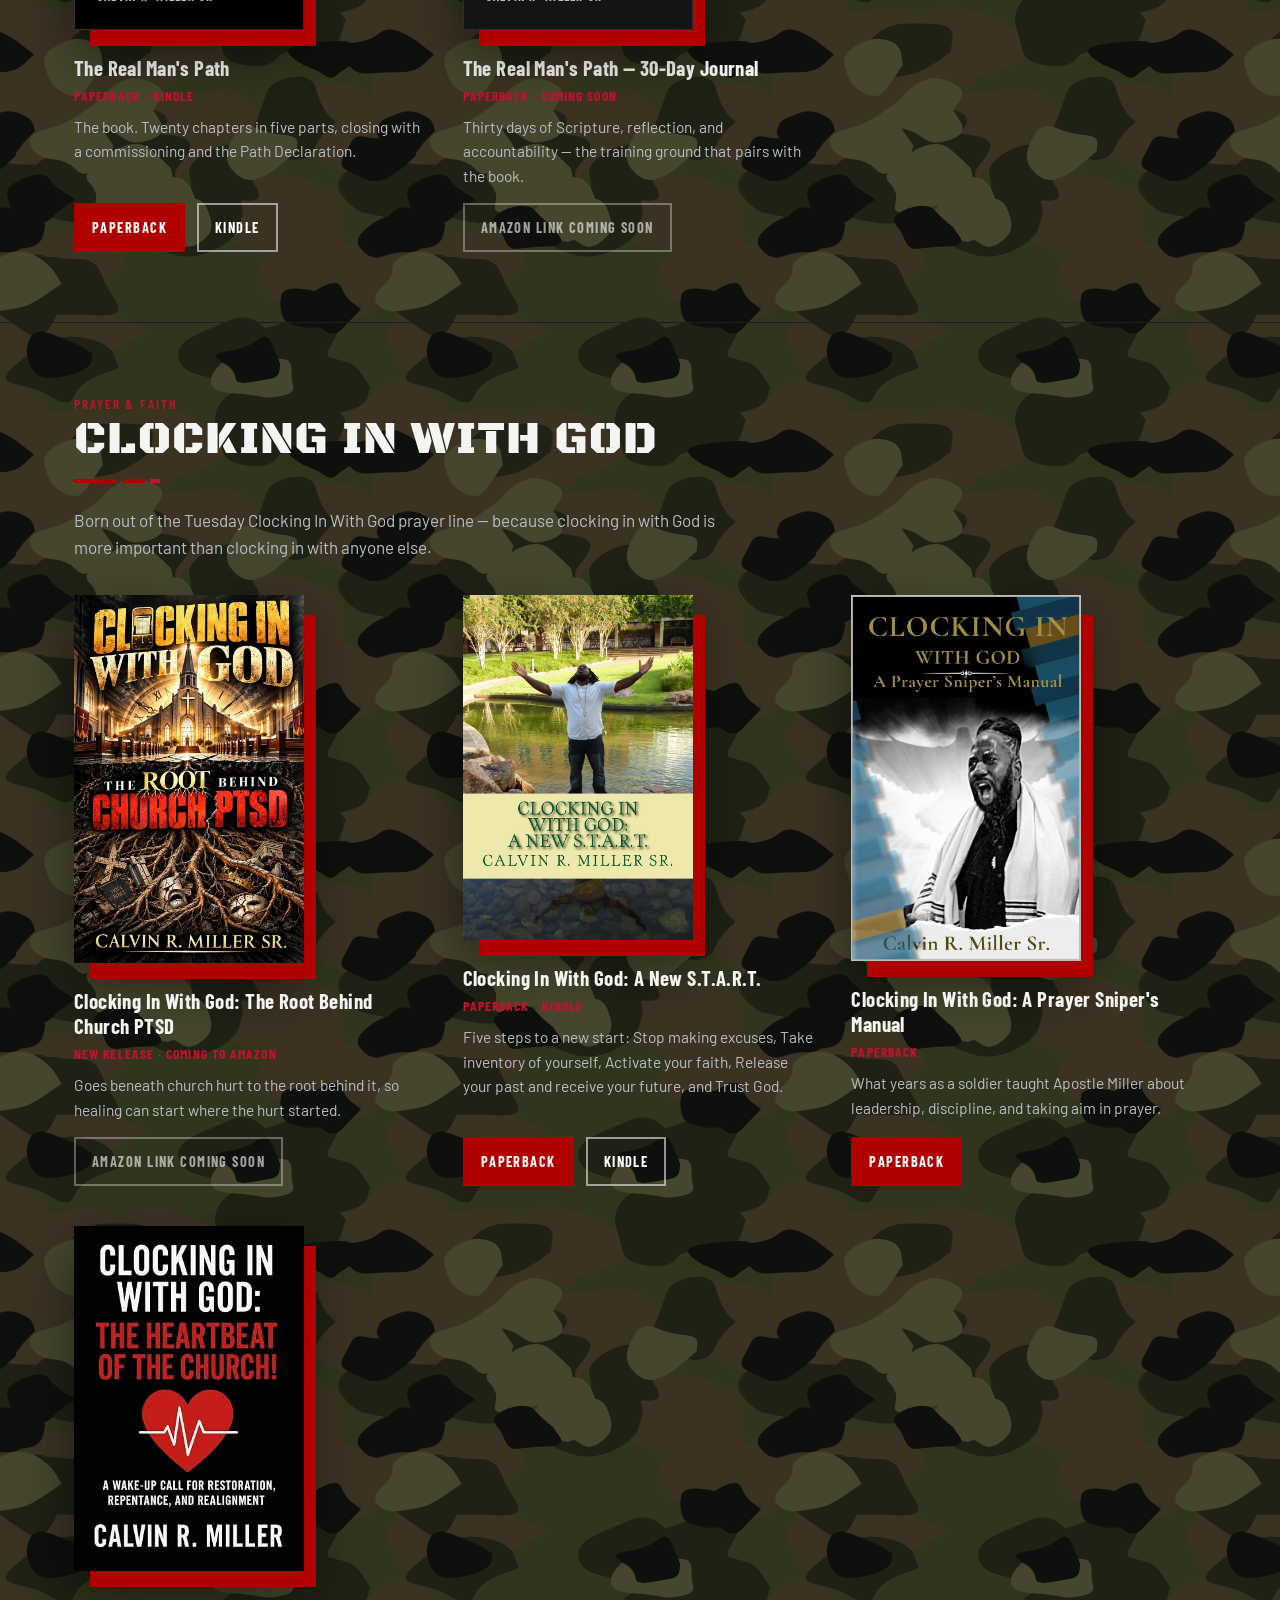
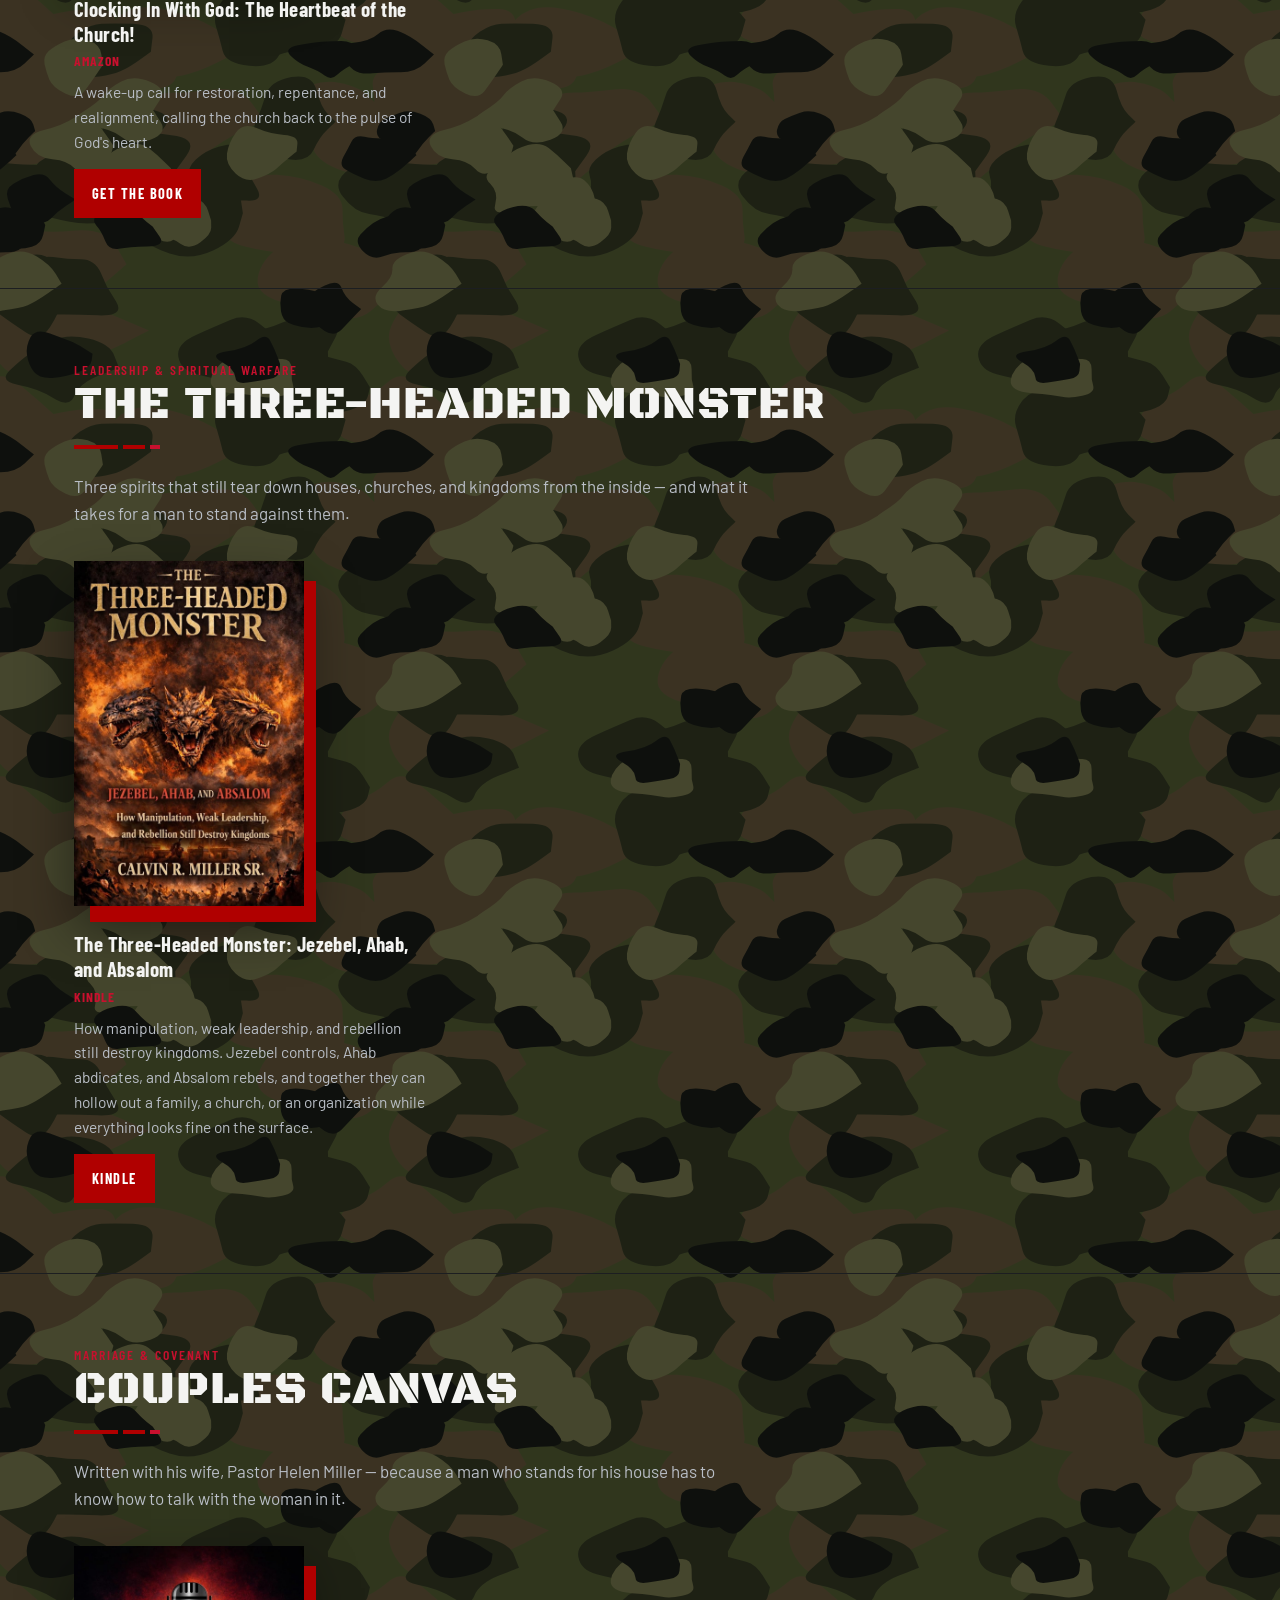
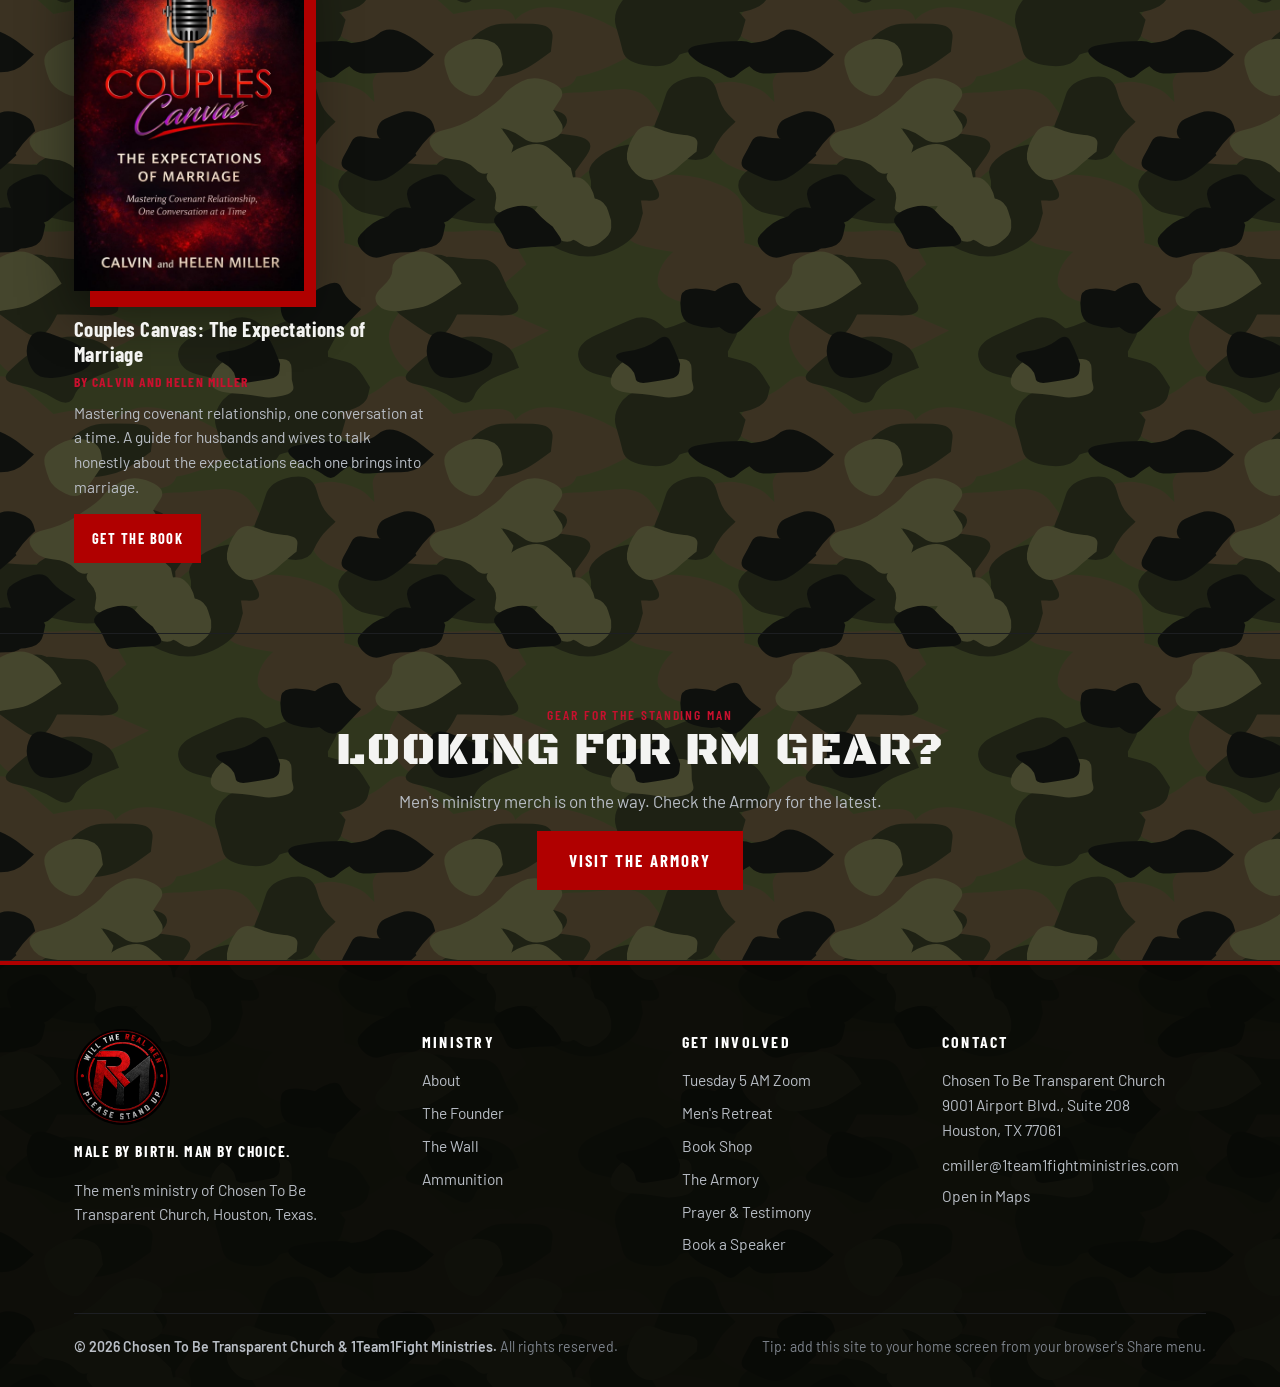
<file: shop.html>
<!DOCTYPE html>
<html lang="en">
<head>
<meta charset="UTF-8">
<meta name="viewport" content="width=device-width, initial-scale=1.0, viewport-fit=cover">
<title>Book Shop | Will The Real Men Please Stand Up</title>
<meta name="description" content="Books by Apostle Calvin R. Miller Sr.: Clocking In With God: The Root Behind Church PTSD, The Real Man's Path, the 30-Day Journal, and the Clocking In With God series. Available on Amazon.">
<meta name="theme-color" content="#000000">
<link rel="icon" type="image/jpeg" href="rm-logo.jpeg">
<link rel="apple-touch-icon" href="rm-logo.jpeg">
<link rel="preconnect" href="https://fonts.googleapis.com">
<link rel="preconnect" href="https://fonts.gstatic.com" crossorigin>
<link href="https://fonts.googleapis.com/css2?family=Black+Ops+One&family=Barlow:wght@400;500;600;700&family=Barlow+Condensed:wght@500;600;700&display=swap" rel="stylesheet">
<link rel="stylesheet" href="site.css">
<link rel="stylesheet" href="camo.css">
</head>
<body>
<a class="skip" href="#content">Skip to content</a>
<header class="site-header">
  <div class="wrap bar">
    <a class="brand" href="./" aria-label="Will The Real Men Please Stand Up — home">
      <img src="rm-logo.jpeg" alt="">
      <span>Will The <b>Real Men</b><br>Please Stand Up</span>
    </a>
    <button class="menu-toggle" aria-label="Open menu" aria-expanded="false" aria-controls="mainnav"><span></span></button>
    <nav class="mainnav" id="mainnav" aria-label="Main">
      <ul>
        <li><a href="./">Home</a></li>
        <li><a href="about.html">About</a></li>
        <li class="drop"><button type="button" aria-expanded="false">Formation</button>
          <ul class="submenu">
            <li><a href="orders.html">Today's Charge</a></li>
            <li><a href="wall.html">The Wall &ndash; Teaching Archive</a></li>
            <li><a href="ammunition.html">Ammunition &ndash; Scripture</a></li>
          </ul>
        </li>
        <li><a href="retreat.html">Retreat</a></li>
        <li class="drop"><button type="button" aria-expanded="false">Shop</button>
          <ul class="submenu">
            <li><a href="shop.html" aria-current="page">Books</a></li>
            <li><a href="armory.html">The Armory &ndash; Gear</a></li>
          </ul>
        </li>
        <li><a href="prayer.html">Prayer</a></li>
        <li><a href="contact.html">Contact</a></li>
      </ul>
      <a class="btn nav-cta" href="https://zoom.us/j/99618695026?pwd=kpAc87u4bTWr7hXqGRiizqfAc4Csl6.1">Join Tuesday Zoom</a>
    </nav>
  </div>
</header>

<main id="content" class="sub">
<header class="pagehero watermark">
  <div class="wrap">
    <p class="label">Books by Apostle Calvin R. Miller Sr.</p>
    <h1 class="stencil">The Book Shop</h1>
    <p style="color:var(--gray);margin-top:12px;">&ldquo;Write the vision, and make it plain upon tables, that he may run that readeth it.&rdquo; &mdash; Habakkuk 2:2</p>
    <p style="color:var(--dim);margin-top:8px;">Every book is sold through Amazon in paperback, and most in Kindle too. Tap a button to go straight to the listing.</p>
  </div>
</header>

<section class="newrelease">
  <div class="wrap nr">
    <img class="cover-img" src="cover-church-ptsd.jpg" alt="Clocking In With God: The Root Behind Church PTSD book cover">
    <div>
      <span class="badge">New Release</span>
      <h2 class="stencil">Clocking In With God</h2>
      <p class="subtitle">The Root Behind Church PTSD</p>
      <p>The newest book in the Clocking In With God series. It digs beneath church hurt to the root behind it &mdash; for every believer still carrying wounds picked up in the house of God, and for every leader called to heal them.</p>
      <div class="btnrow">
        <span class="btn" aria-disabled="true" style="opacity:.65;cursor:default;">Amazon link coming soon</span>
      </div>
    </div>
  </div>
</section>

<section class="wide">
  <div class="wrap">
    <p class="label">The Mantle of Manhood</p>
    <h2 class="stencil">The Real Man's Path Series</h2>
    <div class="stripes"><span></span><span></span><span></span></div>
    <div class="shelf">
      <div class="book-item">
        <div class="cover " role="img" aria-label="The Real Man's Path">
          <img class="mark" src="rm-logo.jpeg" alt="">
          <div>
            <p class="ttl">The Real <em>Man's Path</em></p>
            <p class="subt">Male By Birth, Man By Choice</p>
          </div>
          <p class="by">Calvin R. Miller Sr.</p>
        </div>
        <h3>The Real Man's Path</h3>
        <p class="fmt">Paperback &middot; Kindle</p>
        <p class="desc">The book. Twenty chapters in five parts, closing with a commissioning and the Path Declaration.</p>
        <div class="btnrow">
          <a class="btn" href="https://www.amazon.com/dp/B0HGR551LN">Paperback</a>
          <a class="btn ghost" href="https://www.amazon.com/dp/B0HJB4K1PT">Kindle</a>
        </div>
      </div>
      <div class="book-item">
        <div class="cover journal" role="img" aria-label="The Real Man's Path">
          <p class="series">30-Day Journal</p>
          <div>
            <p class="ttl">The Real <em>Man's Path</em></p>
            <p class="subt">The 30-Day Journal</p>
          </div>
          <p class="by">Calvin R. Miller Sr.</p>
        </div>
        <h3>The Real Man's Path &mdash; 30-Day Journal</h3>
        <p class="fmt">Paperback &middot; Coming soon</p>
        <p class="desc">Thirty days of Scripture, reflection, and accountability &mdash; the training ground that pairs with the book.</p>
        <div class="btnrow">
          <span class="btn ghost" aria-disabled="true" style="opacity:.6;cursor:default;">Amazon link coming soon</span>
        </div>
      </div>
    </div>
  </div>
</section>

<section class="wide">
  <div class="wrap">
    <p class="label">Prayer &amp; Faith</p>
    <h2 class="stencil">Clocking In With God</h2>
    <div class="stripes"><span></span><span></span><span></span></div>
    <p style="color:var(--gray);max-width:680px;">Born out of the Tuesday Clocking In With God prayer line &mdash; because clocking in with God is more important than clocking in with anyone else.</p>
    <div class="shelf">
      <div class="book-item">
        <img class="cover-img" src="cover-church-ptsd.jpg" alt="Clocking In With God: The Root Behind Church PTSD book cover" loading="lazy">
        <h3>Clocking In With God: The Root Behind Church PTSD</h3>
        <p class="fmt">New Release &middot; Coming to Amazon</p>
        <p class="desc">Goes beneath church hurt to the root behind it, so healing can start where the hurt started.</p>
        <div class="btnrow">
          <span class="btn ghost" aria-disabled="true" style="opacity:.6;cursor:default;">Amazon link coming soon</span>
        </div>
      </div>
      <div class="book-item">
        <img class="cover-img" src="cover-new-start.jpg" alt="Clocking In With God: A New S.T.A.R.T. book cover" loading="lazy">
        <h3>Clocking In With God: A New S.T.A.R.T.</h3>
        <p class="fmt">Paperback &middot; Kindle</p>
        <p class="desc">Five steps to a new start: Stop making excuses, Take inventory of yourself, Activate your faith, Release your past and receive your future, and Trust God.</p>
        <div class="btnrow">
          <a class="btn" href="https://www.amazon.com/dp/1975796411">Paperback</a>
          <a class="btn ghost" href="https://www.amazon.com/dp/B078K1J6F9">Kindle</a>
        </div>
      </div>
      <div class="book-item">
        <img class="cover-img" src="cover-prayer-sniper.jpg" alt="Clocking In With God: A Prayer Sniper's Manual book cover" loading="lazy">
        <h3>Clocking In With God: A Prayer Sniper's Manual</h3>
        <p class="fmt">Paperback</p>
        <p class="desc">What years as a soldier taught Apostle Miller about leadership, discipline, and taking aim in prayer.</p>
        <div class="btnrow">
          <a class="btn" href="https://www.amazon.com/dp/B0CGL3937R">Paperback</a>
        </div>
      </div>
      <div class="book-item">
        <img class="cover-img" src="cover-heartbeat.jpg" alt="Clocking In With God: The Heartbeat of the Church book cover" loading="lazy">
        <h3>Clocking In With God: The Heartbeat of the Church!</h3>
        <p class="fmt">Amazon</p>
        <p class="desc">A wake-up call for restoration, repentance, and realignment, calling the church back to the pulse of God's heart.</p>
        <div class="btnrow">
          <a class="btn" href="https://a.co/d/016rHOaQ">Get the Book</a>
        </div>
      </div>
    </div>
  </div>
</section>

<section class="wide">
  <div class="wrap">
    <p class="label">Leadership &amp; Spiritual Warfare</p>
    <h2 class="stencil">The Three-Headed Monster</h2>
    <div class="stripes"><span></span><span></span><span></span></div>
    <p style="color:var(--gray);max-width:680px;">Three spirits that still tear down houses, churches, and kingdoms from the inside &mdash; and what it takes for a man to stand against them.</p>
    <div class="shelf">
      <div class="book-item">
        <img class="cover-img" src="cover-three-headed-monster.jpg" alt="The Three-Headed Monster: Jezebel, Ahab, and Absalom book cover" loading="lazy">
        <h3>The Three-Headed Monster: Jezebel, Ahab, and Absalom</h3>
        <p class="fmt">Kindle</p>
        <p class="desc">How manipulation, weak leadership, and rebellion still destroy kingdoms. Jezebel controls, Ahab abdicates, and Absalom rebels, and together they can hollow out a family, a church, or an organization while everything looks fine on the surface.</p>
        <div class="btnrow">
          <a class="btn" href="https://www.amazon.com/dp/B0GKZ9CTT5">Kindle</a>
        </div>
      </div>
    </div>
  </div>
</section>

<section class="wide">
  <div class="wrap">
    <p class="label">Marriage &amp; Covenant</p>
    <h2 class="stencil">Couples Canvas</h2>
    <div class="stripes"><span></span><span></span><span></span></div>
    <p style="color:var(--gray);max-width:680px;">Written with his wife, Pastor Helen Miller &mdash; because a man who stands for his house has to know how to talk with the woman in it.</p>
    <div class="shelf">
      <div class="book-item">
        <img class="cover-img" src="cover-couples-canvas.jpg" alt="Couples Canvas: The Expectations of Marriage book cover" loading="lazy">
        <h3>Couples Canvas: The Expectations of Marriage</h3>
        <p class="fmt">By Calvin and Helen Miller</p>
        <p class="desc">Mastering covenant relationship, one conversation at a time. A guide for husbands and wives to talk honestly about the expectations each one brings into marriage.</p>
        <div class="btnrow">
          <a class="btn" href="https://a.co/d/0a4L3qkl">Get the Book</a>
        </div>
      </div>
    </div>
  </div>
</section>

<section>
  <div class="wrap" style="text-align:center;">
    <p class="label">Gear for the Standing Man</p>
    <h2 class="stencil">Looking for RM gear?</h2>
    <p style="color:var(--gray);margin-top:12px;">Men's ministry merch is on the way. Check the Armory for the latest.</p>
    <a class="btn" href="armory.html">Visit the Armory</a>
  </div>
</section>
</main>
<footer class="site-footer" id="contact">
  <div class="wrap">
    <div class="foot-grid">
      <div class="foot-brand">
        <img src="rm-logo.jpeg" alt="Real Men seal">
        <p class="tag">Male by birth. Man by choice.</p>
        <p>The men's ministry of Chosen To Be Transparent Church, Houston, Texas.</p>
      </div>
      <div>
        <h4>Ministry</h4>
        <ul>
          <li><a href="about.html">About</a></li>
          <li><a href="about.html#founder">The Founder</a></li>
          <li><a href="wall.html">The Wall</a></li>
          <li><a href="ammunition.html">Ammunition</a></li>
        </ul>
      </div>
      <div>
        <h4>Get Involved</h4>
        <ul>
          <li><a href="https://zoom.us/j/99618695026?pwd=kpAc87u4bTWr7hXqGRiizqfAc4Csl6.1">Tuesday 5 AM Zoom</a></li>
          <li><a href="retreat.html">Men's Retreat</a></li>
          <li><a href="shop.html">Book Shop</a></li>
          <li><a href="armory.html">The Armory</a></li>
          <li><a href="prayer.html">Prayer &amp; Testimony</a></li>
          <li><a href="contact.html#speaking">Book a Speaker</a></li>
        </ul>
      </div>
      <div>
        <h4>Contact</h4>
        <address>
          Chosen To Be Transparent Church<br>
          9001 Airport Blvd., Suite 208<br>
          Houston, TX 77061
        </address>
        <p style="margin-top:10px;"><a href="mailto:cmiller@1team1fightministries.com">cmiller@1team1fightministries.com</a></p>
        <p style="margin-top:6px;"><a href="https://maps.google.com/?q=9001+Airport+Blvd+Suite+208+Houston+TX+77061">Open in Maps</a></p>
      </div>
    </div>
    <div class="foot-bottom">
      <p><b>&copy; 2026 Chosen To Be Transparent Church &amp; 1Team1Fight Ministries.</b> All rights reserved.</p>
      <p>Tip: add this site to your home screen from your browser's Share menu.</p>
    </div>
  </div>
</footer>
<script src="site.js"></script>

</body>
</html>
</file>
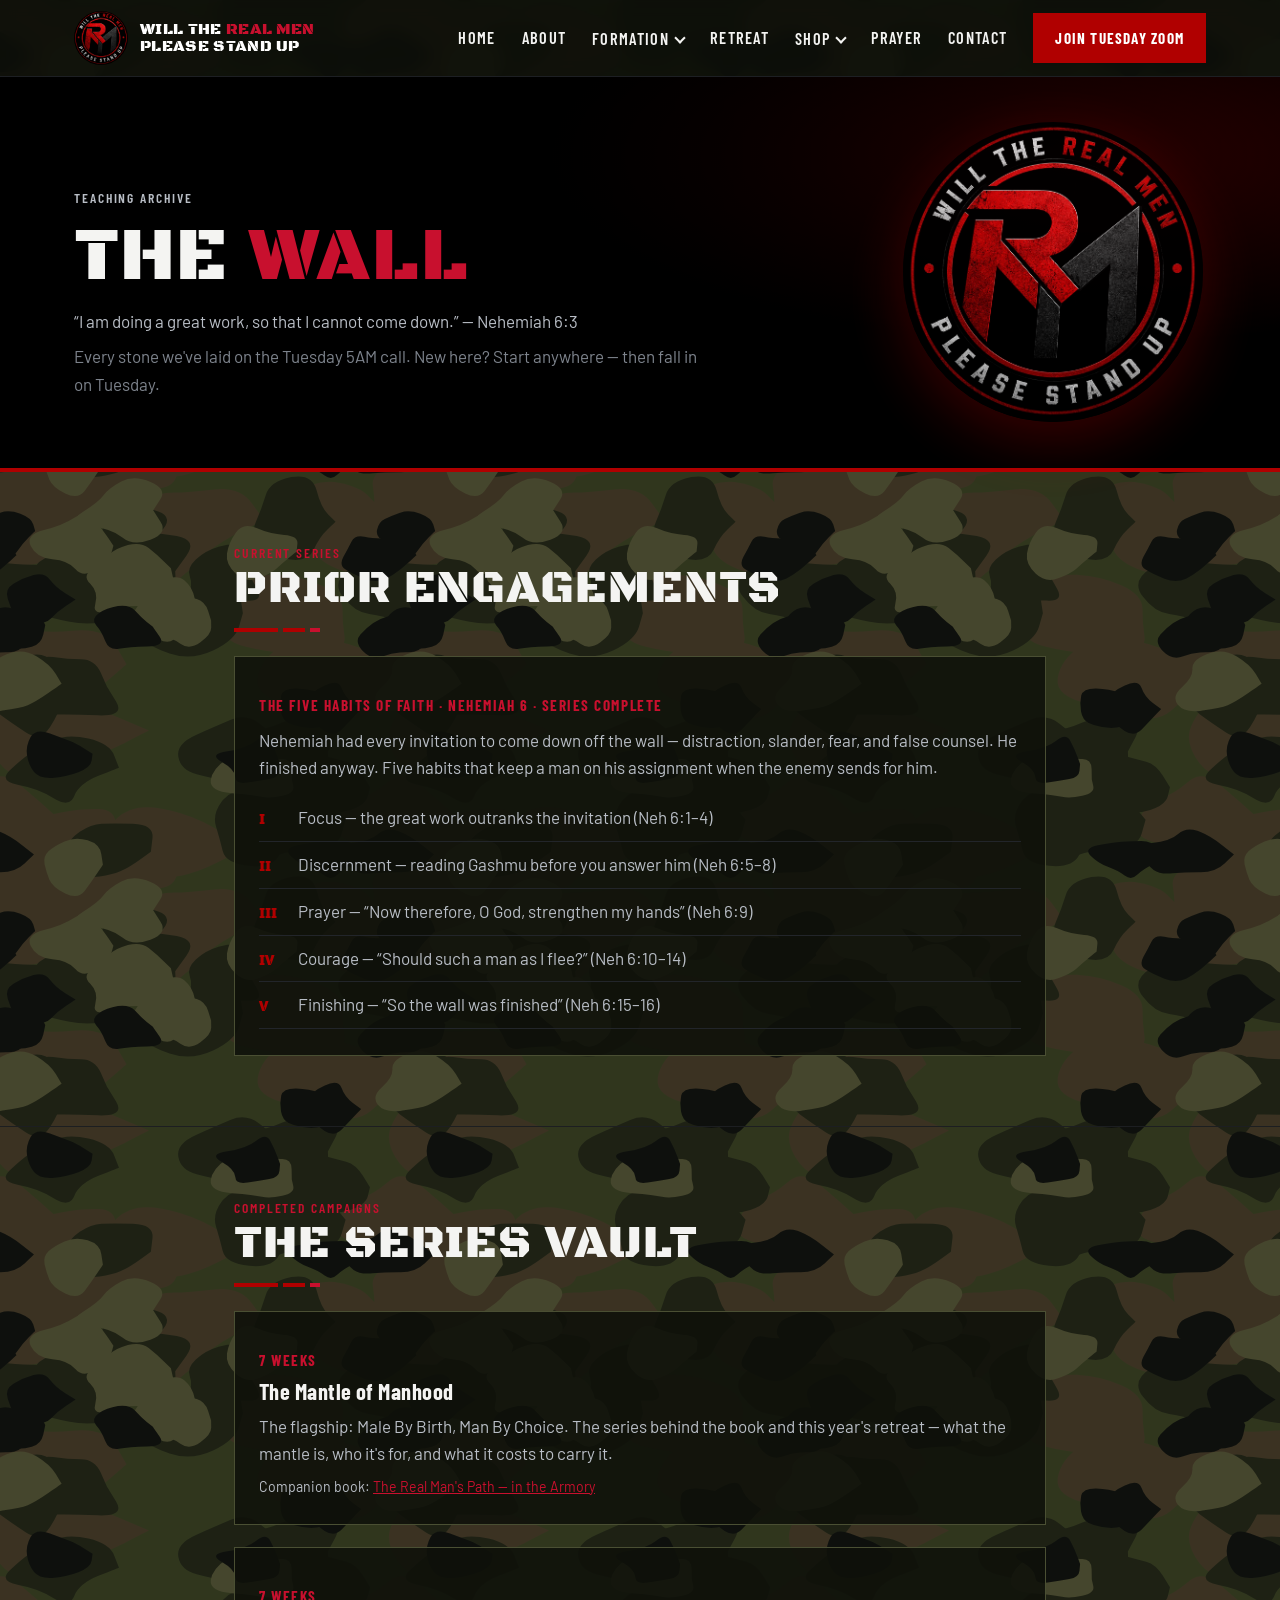
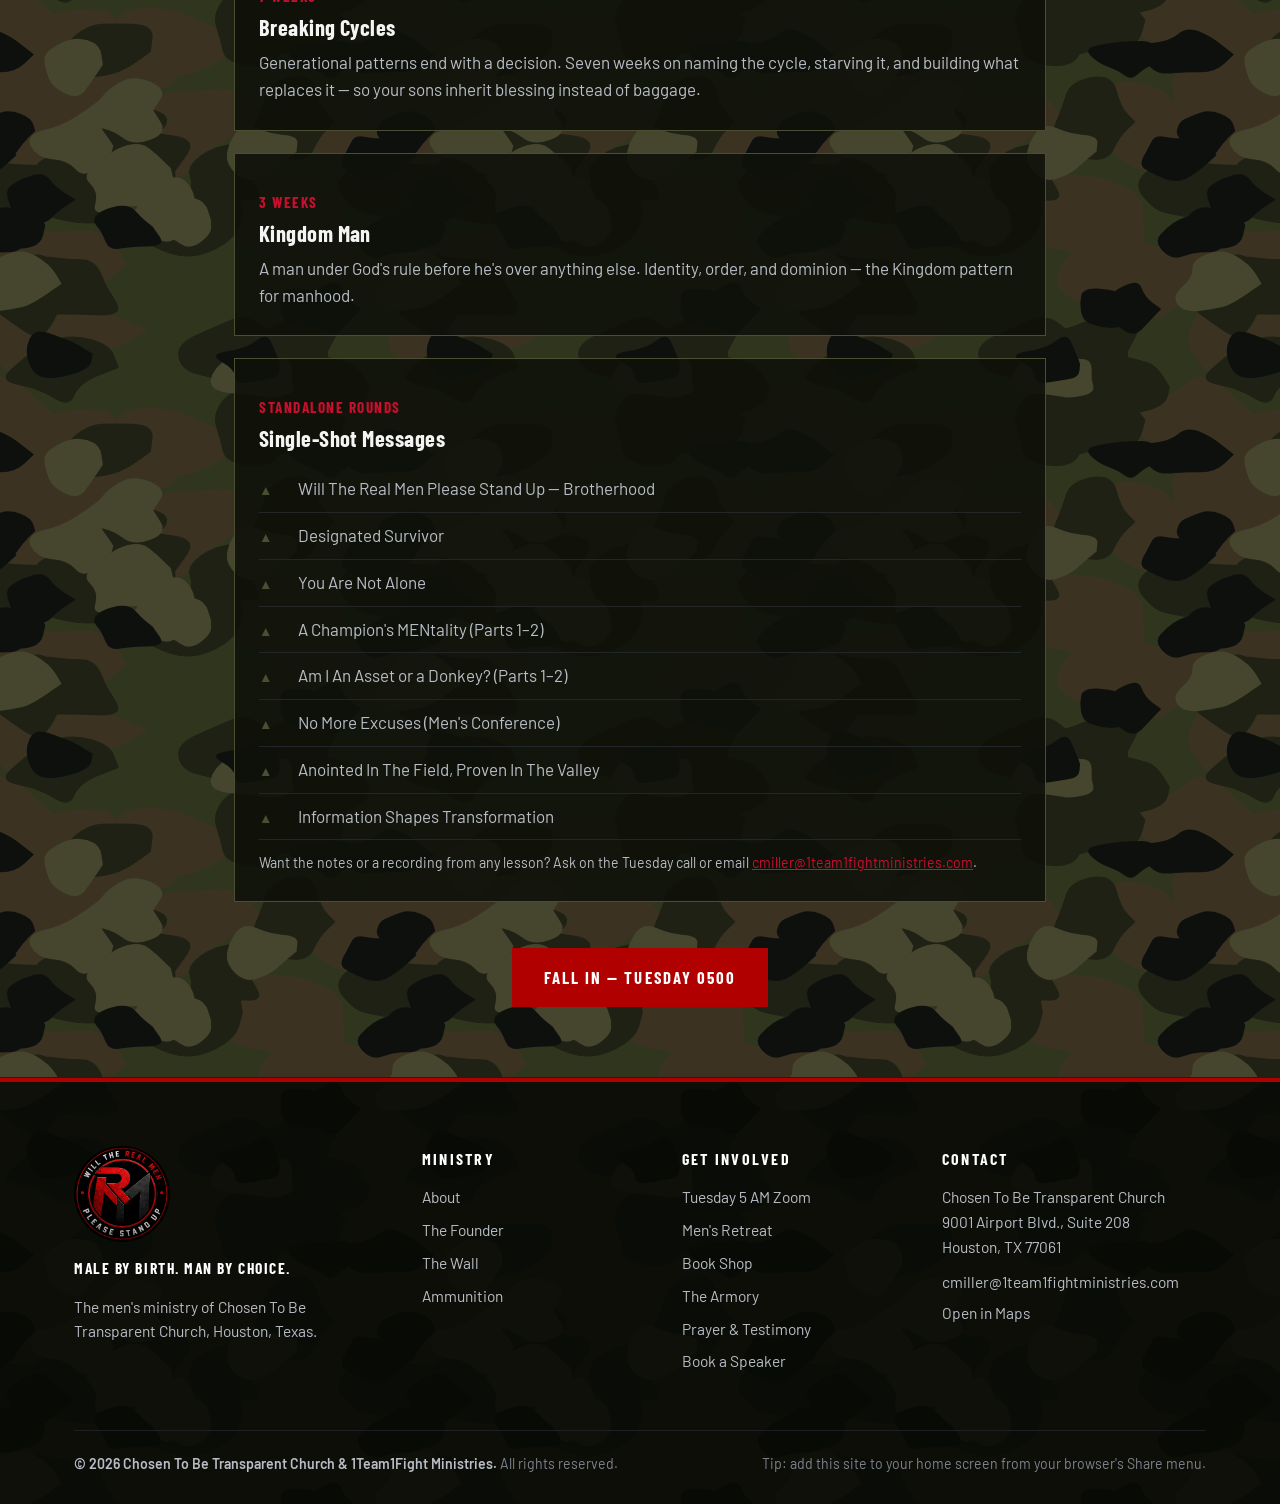
<file: wall.html>
<!DOCTYPE html>
<html lang="en">
<head>
<meta charset="UTF-8">
<meta name="viewport" content="width=device-width, initial-scale=1.0, viewport-fit=cover">
<title>The Wall — Teaching Archive | Will The Real Men Please Stand Up</title>
<meta name="description" content="The teaching archive of the CTBT Men's Ministry: Prior Engagements, The Mantle of Manhood, Breaking Cycles, Kingdom Man, and more.">
<meta name="theme-color" content="#000000">
<link rel="icon" type="image/jpeg" href="rm-logo.jpeg">
<link rel="apple-touch-icon" href="rm-logo.jpeg">
<link rel="preconnect" href="https://fonts.googleapis.com">
<link rel="preconnect" href="https://fonts.gstatic.com" crossorigin>
<link href="https://fonts.googleapis.com/css2?family=Black+Ops+One&family=Barlow:wght@400;500;600;700&family=Barlow+Condensed:wght@500;600;700&display=swap" rel="stylesheet">
<link rel="stylesheet" href="site.css">
<link rel="stylesheet" href="camo.css">
</head>
<body>
<a class="skip" href="#content">Skip to content</a>
<header class="site-header">
  <div class="wrap bar">
    <a class="brand" href="./" aria-label="Will The Real Men Please Stand Up — home">
      <img src="rm-logo.jpeg" alt="">
      <span>Will The <b>Real Men</b><br>Please Stand Up</span>
    </a>
    <button class="menu-toggle" aria-label="Open menu" aria-expanded="false" aria-controls="mainnav"><span></span></button>
    <nav class="mainnav" id="mainnav" aria-label="Main">
      <ul>
        <li><a href="./">Home</a></li>
        <li><a href="about.html">About</a></li>
        <li class="drop"><button type="button" aria-expanded="false">Formation</button>
          <ul class="submenu">
            <li><a href="orders.html">Today's Charge</a></li>
            <li><a href="wall.html" aria-current="page">The Wall &ndash; Teaching Archive</a></li>
            <li><a href="ammunition.html">Ammunition &ndash; Scripture</a></li>
          </ul>
        </li>
        <li><a href="retreat.html">Retreat</a></li>
        <li class="drop"><button type="button" aria-expanded="false">Shop</button>
          <ul class="submenu">
            <li><a href="shop.html">Books</a></li>
            <li><a href="armory.html">The Armory &ndash; Gear</a></li>
          </ul>
        </li>
        <li><a href="prayer.html">Prayer</a></li>
        <li><a href="contact.html">Contact</a></li>
      </ul>
      <a class="btn nav-cta" href="https://zoom.us/j/99618695026?pwd=kpAc87u4bTWr7hXqGRiizqfAc4Csl6.1">Join Tuesday Zoom</a>
    </nav>
  </div>
</header>

<main id="content" class="sub">
<header class="pagehero watermark" >
  <div class="wrap">
    <img class="seal" src="rm-logo.jpeg" alt="Real Men seal">
    <p class="label">Teaching Archive</p>
    <h1 class="stencil">The <span style="color:var(--crimson);">Wall</span></h1>
    <p style="color:var(--gray);margin-top:10px;">&ldquo;I am doing a great work, so that I cannot come down.&rdquo; &mdash; Nehemiah 6:3</p>
    <p style="color:var(--dim);margin-top:8px;">Every stone we've laid on the Tuesday 5AM call. New here? Start anywhere &mdash; then fall in on Tuesday.</p>
  </div>
</header>

<section>
  <div class="wrap">
    <p class="label">Current Series</p>
    <h2 class="stencil">Prior Engagements</h2>
    <div class="stripes"><span></span><span></span><span></span></div>
    <div class="card">
      <p class="when">The Five Habits of Faith &middot; Nehemiah 6 &middot; Series Complete</p>
      <p style="color:var(--gray);margin-top:10px;">Nehemiah had every invitation to come down off the wall &mdash; distraction, slander, fear, and false counsel. He finished anyway. Five habits that keep a man on his assignment when the enemy sends for him.</p>
      <ul class="habits" style="margin-top:14px;">
        <li class="done"><span class="rn">I</span> Focus &mdash; the great work outranks the invitation (Neh 6:1&ndash;4)</li>
        <li class="done"><span class="rn">II</span> Discernment &mdash; reading Gashmu before you answer him (Neh 6:5&ndash;8)</li>
        <li class="done"><span class="rn">III</span> Prayer &mdash; &ldquo;Now therefore, O God, strengthen my hands&rdquo; (Neh 6:9)</li>
        <li class="done"><span class="rn">IV</span> Courage &mdash; &ldquo;Should such a man as I flee?&rdquo; (Neh 6:10&ndash;14)</li>
        <li class="done"><span class="rn">V</span> Finishing &mdash; &ldquo;So the wall was finished&rdquo; (Neh 6:15&ndash;16)</li>
      </ul>
    </div>
  </div>
</section>

<section>
  <div class="wrap">
    <p class="label">Completed Campaigns</p>
    <h2 class="stencil">The Series Vault</h2>
    <div class="stripes"><span></span><span></span><span></span></div>

    <div class="card">
      <p class="when">7 Weeks</p>
      <h3>The Mantle of Manhood</h3>
      <p style="color:var(--gray);margin-top:8px;">The flagship: Male By Birth, Man By Choice. The series behind the book and this year's retreat &mdash; what the mantle is, who it's for, and what it costs to carry it.</p>
      <p class="fineprint" style="margin-top:8px;">Companion book: <a href="armory.html">The Real Man's Path &mdash; in the Armory</a></p>
    </div>

    <div class="card">
      <p class="when">7 Weeks</p>
      <h3>Breaking Cycles</h3>
      <p style="color:var(--gray);margin-top:8px;">Generational patterns end with a decision. Seven weeks on naming the cycle, starving it, and building what replaces it &mdash; so your sons inherit blessing instead of baggage.</p>
    </div>

    <div class="card">
      <p class="when">3 Weeks</p>
      <h3>Kingdom Man</h3>
      <p style="color:var(--gray);margin-top:8px;">A man under God's rule before he's over anything else. Identity, order, and dominion &mdash; the Kingdom pattern for manhood.</p>
    </div>

    <div class="card">
      <p class="when">Standalone Rounds</p>
      <h3>Single-Shot Messages</h3>
      <ul class="serieslist">
        <li><span class="rn">&#9650;</span> Will The Real Men Please Stand Up &mdash; Brotherhood</li>
        <li><span class="rn">&#9650;</span> Designated Survivor</li>
        <li><span class="rn">&#9650;</span> You Are Not Alone</li>
        <li><span class="rn">&#9650;</span> A Champion's MENtality (Parts 1&ndash;2)</li>
        <li><span class="rn">&#9650;</span> Am I An Asset or a Donkey? (Parts 1&ndash;2)</li>
        <li><span class="rn">&#9650;</span> No More Excuses (Men's Conference)</li>
        <li><span class="rn">&#9650;</span> Anointed In The Field, Proven In The Valley</li>
        <li><span class="rn">&#9650;</span> Information Shapes Transformation</li>
      </ul>
      <p class="fineprint" style="margin-top:12px;">Want the notes or a recording from any lesson? Ask on the Tuesday call or email <a href="mailto:cmiller@1team1fightministries.com">cmiller@1team1fightministries.com</a>.</p>
    </div>

    <p style="text-align:center;margin-top:30px;"><a class="btn" href="https://zoom.us/j/99618695026?pwd=kpAc87u4bTWr7hXqGRiizqfAc4Csl6.1">Fall In &mdash; Tuesday 0500</a></p>
  </div>
</section>

</main>
<footer class="site-footer" id="contact">
  <div class="wrap">
    <div class="foot-grid">
      <div class="foot-brand">
        <img src="rm-logo.jpeg" alt="Real Men seal">
        <p class="tag">Male by birth. Man by choice.</p>
        <p>The men's ministry of Chosen To Be Transparent Church, Houston, Texas.</p>
      </div>
      <div>
        <h4>Ministry</h4>
        <ul>
          <li><a href="about.html">About</a></li>
          <li><a href="about.html#founder">The Founder</a></li>
          <li><a href="wall.html">The Wall</a></li>
          <li><a href="ammunition.html">Ammunition</a></li>
        </ul>
      </div>
      <div>
        <h4>Get Involved</h4>
        <ul>
          <li><a href="https://zoom.us/j/99618695026?pwd=kpAc87u4bTWr7hXqGRiizqfAc4Csl6.1">Tuesday 5 AM Zoom</a></li>
          <li><a href="retreat.html">Men's Retreat</a></li>
          <li><a href="shop.html">Book Shop</a></li>
          <li><a href="armory.html">The Armory</a></li>
          <li><a href="prayer.html">Prayer &amp; Testimony</a></li>
          <li><a href="contact.html#speaking">Book a Speaker</a></li>
        </ul>
      </div>
      <div>
        <h4>Contact</h4>
        <address>
          Chosen To Be Transparent Church<br>
          9001 Airport Blvd., Suite 208<br>
          Houston, TX 77061
        </address>
        <p style="margin-top:10px;"><a href="mailto:cmiller@1team1fightministries.com">cmiller@1team1fightministries.com</a></p>
        <p style="margin-top:6px;"><a href="https://maps.google.com/?q=9001+Airport+Blvd+Suite+208+Houston+TX+77061">Open in Maps</a></p>
      </div>
    </div>
    <div class="foot-bottom">
      <p><b>&copy; 2026 Chosen To Be Transparent Church &amp; 1Team1Fight Ministries.</b> All rights reserved.</p>
      <p>Tip: add this site to your home screen from your browser's Share menu.</p>
    </div>
  </div>
</footer>
<script src="site.js"></script>

</body>
</html>
</file>
<file: site.css>
/* =========================================================
   Will The Real Men Please Stand Up — site.css
   Shared by every page. Crimson / black / white / light gray.
   ========================================================= */
:root{
  --black:#000000;
  --ink:#0c0c0e;
  --panel:#16161a;
  --steel:#2e3238;
  --red:#b00000;
  --crimson:#c8102e;
  --white:#f4f4f2;
  --paper:#ededea;
  --gray:#b9bec6;
  --dim:#7d838c;
  --text:#1b1c1f;
  --muted:#4d5259;
  --display:'Black Ops One',Impact,Arial,sans-serif;
  --cond:'Barlow Condensed','Arial Narrow',Arial,sans-serif;
  --body:'Barlow',Arial,Helvetica,sans-serif;
  --headerH:76px;
}
*{margin:0;padding:0;box-sizing:border-box;}
html{scroll-behavior:smooth;scroll-padding-top:calc(var(--headerH) + 10px);}
@media (prefers-reduced-motion: reduce){ html{scroll-behavior:auto;} *{transition:none!important;animation:none!important;} }
body{background:var(--black);color:var(--white);font-family:var(--body);font-size:17px;line-height:1.6;}
img{max-width:100%;display:block;}
a{color:var(--crimson);}
:focus-visible{outline:2px solid var(--crimson);outline-offset:3px;}
.skip{position:absolute;left:-999px;top:8px;background:var(--crimson);color:#fff;padding:8px 14px;z-index:200;}
.skip:focus{left:8px;}

/* ---------- type ---------- */
.stencil{font-family:var(--display);font-weight:400;letter-spacing:.02em;line-height:1.08;text-transform:uppercase;}
.label{font-family:var(--cond);font-weight:600;letter-spacing:.14em;text-transform:uppercase;font-size:.85rem;color:var(--crimson);}
h2.stencil{font-size:clamp(1.8rem,5vw,2.9rem);}
h3{font-family:var(--cond);font-weight:700;font-size:1.4rem;letter-spacing:.02em;line-height:1.2;}
.stripes{display:flex;gap:5px;margin:14px 0 24px;}
.stripes span{height:4px;background:var(--red);}
.stripes span:nth-child(1){width:44px;}
.stripes span:nth-child(2){width:22px;}
.stripes span:nth-child(3){width:10px;background:var(--crimson);}

.wrap{max-width:1180px;margin:0 auto;padding:0 24px;}
.narrow{max-width:820px;}
section{padding:80px 0;}

/* ---------- buttons ---------- */
.btn{display:inline-block;margin-top:16px;background:var(--red);color:#fff;text-decoration:none;
  font-family:var(--cond);font-weight:700;font-size:1.05rem;letter-spacing:.12em;text-transform:uppercase;
  padding:14px 30px;border:2px solid var(--red);cursor:pointer;transition:background .15s,border-color .15s,color .15s;}
.btn:hover{background:var(--crimson);border-color:var(--crimson);}
.btn.ghost{background:transparent;border-color:rgba(255,255,255,.55);color:#fff;}
.btn.ghost:hover{border-color:var(--crimson);color:var(--crimson);}
.btn.dark{background:var(--black);border-color:var(--black);}
.btn.dark:hover{background:var(--panel);border-color:var(--panel);}
.light .btn.ghost{border-color:var(--text);color:var(--text);}
.light .btn.ghost:hover{border-color:var(--crimson);color:var(--crimson);}
.btnrow{display:flex;flex-wrap:wrap;gap:12px;}
.btnrow .btn{margin-top:0;}

/* =========================================================
   HEADER (sticky top nav)
   ========================================================= */
.site-header{position:sticky;top:0;z-index:100;background:rgba(0,0,0,.94);
  backdrop-filter:saturate(140%) blur(8px);-webkit-backdrop-filter:saturate(140%) blur(8px);
  border-bottom:1px solid #1d1f23;padding-top:env(safe-area-inset-top,0px);}
.site-header .bar{height:var(--headerH);display:flex;align-items:center;gap:24px;}
.brand{display:flex;align-items:center;gap:12px;text-decoration:none;color:#fff;flex-shrink:0;}
.brand img{width:54px;height:54px;border-radius:50%;}
.brand span{font-family:var(--display);font-size:1rem;line-height:1.05;text-transform:uppercase;letter-spacing:.02em;}
.brand span b{color:var(--crimson);font-weight:400;}
.mainnav{margin-left:auto;display:flex;align-items:center;gap:4px;}
.mainnav>ul{list-style:none;display:flex;align-items:center;gap:2px;}
.mainnav li{position:relative;}
.mainnav a,.mainnav .drop>button{display:block;padding:10px 12px;color:var(--white);text-decoration:none;background:none;border:0;cursor:pointer;
  font-family:var(--cond);font-weight:600;font-size:1.02rem;letter-spacing:.08em;text-transform:uppercase;white-space:nowrap;}
.mainnav a:hover,.mainnav .drop>button:hover,.mainnav a[aria-current="page"]{color:var(--crimson);}
.drop>button::after{content:"";display:inline-block;margin-left:7px;width:6px;height:6px;border-right:2px solid currentColor;border-bottom:2px solid currentColor;transform:translateY(-3px) rotate(45deg);}
.submenu{list-style:none;position:absolute;top:100%;left:0;min-width:230px;background:var(--panel);border-top:3px solid var(--red);
  padding:8px 0;opacity:0;visibility:hidden;transform:translateY(6px);transition:opacity .15s,transform .15s,visibility .15s;box-shadow:0 18px 40px rgba(0,0,0,.5);}
.drop:hover .submenu,.drop:focus-within .submenu,.drop.open .submenu{opacity:1;visibility:visible;transform:none;}
.submenu a{padding:10px 18px;font-size:.95rem;}
.nav-cta{white-space:nowrap;margin:0 0 0 10px!important;padding:11px 20px!important;font-size:.95rem!important;}
.menu-toggle{display:none;margin-left:auto;background:none;border:1px solid var(--steel);width:46px;height:46px;cursor:pointer;position:relative;}
.menu-toggle span,.menu-toggle span::before,.menu-toggle span::after{position:absolute;left:12px;width:20px;height:2px;background:#fff;content:"";transition:transform .2s,top .2s,opacity .2s;}
.menu-toggle span{top:22px;}
.menu-toggle span::before{left:0;top:-7px;}
.menu-toggle span::after{left:0;top:7px;}
.nav-open .menu-toggle span{background:transparent;}
.nav-open .menu-toggle span::before{top:0;transform:rotate(45deg);}
.nav-open .menu-toggle span::after{top:0;transform:rotate(-45deg);}

@media (max-width:1120px){
  .menu-toggle{display:block;}
  .mainnav{position:fixed;left:0;right:0;top:calc(var(--headerH) + env(safe-area-inset-top,0px));bottom:0;background:var(--black);
    flex-direction:column;align-items:stretch;overflow-y:auto;padding:12px 24px calc(30px + env(safe-area-inset-bottom,0px));
    transform:translateX(100%);transition:transform .25s ease;visibility:hidden;}
  .nav-open .mainnav{transform:none;visibility:visible;}
  .mainnav>ul{flex-direction:column;align-items:stretch;}
  .mainnav>ul>li{border-bottom:1px solid #1d1f23;}
  .mainnav a,.mainnav .drop>button{padding:16px 4px;font-size:1.2rem;width:100%;text-align:left;}
  .drop>button::after{display:none;}
  .submenu{position:static;opacity:1;visibility:visible;transform:none;box-shadow:none;border:0;background:none;padding:0 0 10px 14px;}
  .submenu a{font-size:1.02rem;padding:10px 4px;color:var(--gray);}
  .nav-cta{margin:22px 0 0!important;text-align:center;padding:16px!important;font-size:1.1rem!important;}
  body.nav-open{overflow:hidden;}
}
@media (max-width:420px){ .brand span{font-size:.86rem;} .brand img{width:46px;height:46px;} }

/* =========================================================
   HOME HERO
   ========================================================= */
.hero{position:relative;min-height:min(88vh,820px);display:flex;align-items:flex-end;padding:120px 0 80px;
  background:linear-gradient(90deg,rgba(0,0,0,.9) 0%,rgba(0,0,0,.6) 45%,rgba(0,0,0,.1) 100%),
             linear-gradient(0deg,rgba(0,0,0,.85) 0%,rgba(0,0,0,0) 40%),
             var(--hero-img,none) center/cover no-repeat, var(--black);}
.hero .wrap{width:100%;}
.hero .kicker{font-family:var(--cond);font-weight:600;font-size:1.1rem;letter-spacing:.06em;color:var(--gray);display:inline-flex;gap:10px;align-items:center;}
.hero .kicker::before{content:"";width:34px;height:4px;background:var(--red);}
.hero h1{font-size:clamp(2.6rem,8.4vw,6.2rem);max-width:12ch;margin-top:18px;line-height:.98;}
.hero h1 .l2{display:block;color:var(--crimson);}
.hero .sub{margin-top:22px;font-family:var(--cond);font-weight:600;font-size:clamp(1.2rem,2.6vw,1.6rem);letter-spacing:.04em;color:var(--white);}
.hero .btnrow{margin-top:30px;}

/* facts strip */
.strip{background:var(--ink);border-top:1px solid #1d1f23;border-bottom:1px solid #1d1f23;padding:0;}
.strip .wrap{display:grid;grid-template-columns:repeat(3,1fr);}
.strip a{display:block;padding:26px 24px;text-decoration:none;color:var(--white);border-left:1px solid #1d1f23;transition:background .15s;}
.strip a:first-child{border-left:0;padding-left:0;}
.strip a:hover{background:#15151a;}
.strip b{display:block;font-family:var(--display);font-weight:400;font-size:1.25rem;text-transform:uppercase;color:#fff;}
.strip span{color:var(--gray);font-size:.95rem;}
@media (max-width:760px){
  .strip .wrap{grid-template-columns:1fr;}
  .strip a,.strip a:first-child{border-left:0;border-top:1px solid #1d1f23;padding:20px 0;}
  .strip a:first-child{border-top:0;}
}

/* light sections */
.light{background:var(--paper);color:var(--text);}
.light .label{color:var(--red);}
.light p{color:var(--muted);}
.light h2,.light h3{color:var(--text);}

.split{display:grid;grid-template-columns:1.05fr .95fr;gap:64px;align-items:center;}
@media (max-width:900px){ .split{grid-template-columns:1fr;gap:40px;} }
.lead{font-size:1.2rem;line-height:1.55;}
.purpose p+p{margin-top:14px;}
.purpose .punch{margin-top:22px;font-family:var(--cond);font-weight:700;font-size:1.4rem;color:var(--text);}
.purpose .punch b{color:var(--red);}

.pillarbox{background:var(--black);color:var(--white);padding:36px 34px;border-top:6px solid var(--red);}
.pillarbox h3{color:#fff;}
.pillarbox p.small{color:var(--gray);font-size:.95rem;margin-top:6px;}
.pillars{list-style:none;margin-top:18px;}
.pillars li{display:flex;align-items:baseline;gap:14px;padding:11px 0;border-bottom:1px solid #22252a;
  font-family:var(--cond);font-weight:600;font-size:1.2rem;letter-spacing:.04em;color:var(--white);}
.pillars li:last-child{border-bottom:0;}
.pillars li::before{content:"▲";color:var(--red);font-size:.7rem;transform:translateY(-2px);}

/* statement band */
.band{background:var(--red);text-align:center;padding:90px 0;position:relative;overflow:hidden;}
.band::before{content:"";position:absolute;inset:0;background:repeating-linear-gradient(135deg,rgba(0,0,0,.07) 0 2px,transparent 2px 14px);}
.band .wrap{position:relative;}
.band h2{font-size:clamp(2.2rem,7vw,5rem);line-height:1;color:#fff;}
.band h2 span{display:block;color:#000;}
.band p{margin:22px auto 0;max-width:620px;color:#fff;font-size:1.15rem;}
.band .btn{background:#000;border-color:#000;margin-top:28px;}
.band .btn:hover{background:#fff;border-color:#fff;color:var(--red);}

/* three action cards */
.intro{max-width:780px;}
.intro p{color:var(--gray);margin-top:4px;}
.light .intro p{color:var(--muted);}
.actions{display:grid;grid-template-columns:repeat(3,1fr);gap:26px;margin-top:44px;}
@media (max-width:900px){ .actions{grid-template-columns:1fr;max-width:560px;} }
.action{background:var(--panel);display:flex;flex-direction:column;}
.action img{aspect-ratio:4/3;object-fit:cover;width:100%;}
.action .body{padding:26px 26px 30px;display:flex;flex-direction:column;flex:1;border-top:4px solid var(--red);}
.action h3{font-family:var(--display);font-weight:400;text-transform:uppercase;font-size:1.5rem;letter-spacing:.02em;}
.action .when{font-family:var(--cond);font-weight:700;color:var(--crimson);letter-spacing:.08em;text-transform:uppercase;font-size:.9rem;margin-top:6px;}
.action p{color:var(--gray);margin-top:10px;}
.action p.desc{flex:1;}
.action .btn{align-self:flex-start;}

/* standing orders feature */
.feature{display:grid;grid-template-columns:1.2fr .8fr;gap:48px;margin-top:10px;align-items:start;}
@media (max-width:900px){ .feature{grid-template-columns:1fr;} }
.orders-card{background:#fff;padding:36px;border-left:6px solid var(--red);}
.orders-card .date{font-family:var(--cond);font-weight:700;letter-spacing:.08em;text-transform:uppercase;color:var(--red);font-size:.95rem;}
.orders-card h3{font-family:var(--display);font-weight:400;text-transform:uppercase;font-size:clamp(1.6rem,3.4vw,2.2rem);margin-top:6px;}
.orders-card blockquote{margin-top:18px;padding:18px 20px;background:var(--paper);font-style:italic;color:var(--text);}
.orders-card blockquote cite{display:block;font-style:normal;margin-top:8px;font-family:var(--cond);font-weight:700;letter-spacing:.08em;color:var(--red);}
.orders-card p{margin-top:16px;}
.orders-card p.action-line{color:var(--text);font-weight:600;}
.seriesbox h3{font-family:var(--cond);font-size:1.5rem;}
.seriesbox .when{font-family:var(--cond);font-weight:700;letter-spacing:.08em;text-transform:uppercase;color:var(--red);font-size:.9rem;}
.seriesbox p{margin-top:8px;}

/* founder */
.founder-wrap{display:grid;grid-template-columns:.8fr 1.2fr;gap:60px;align-items:center;}
@media (max-width:900px){ .founder-wrap{grid-template-columns:1fr;gap:34px;} }
.founder-photo{position:relative;}
.founder-photo img{width:100%;height:auto;}
.founder-photo::after{content:"";position:absolute;left:-14px;bottom:-14px;width:45%;height:45%;border-left:6px solid var(--red);border-bottom:6px solid var(--red);pointer-events:none;}
.founder-text .name{color:#fff;font-size:clamp(1.6rem,3.6vw,2.4rem);}
.founder-text .role{color:var(--dim);font-family:var(--cond);letter-spacing:.1em;text-transform:uppercase;font-size:.95rem;margin-top:6px;}
.founder-text p{color:var(--gray);margin-top:14px;}

/* book */
.book{display:grid;grid-template-columns:auto 1fr;gap:56px;align-items:center;}
@media (max-width:800px){ .book{grid-template-columns:1fr;gap:30px;} }
.book .seal{width:min(300px,70vw);border-radius:50%;filter:drop-shadow(0 18px 40px rgba(0,0,0,.35));}
.book h3{font-family:var(--display);font-weight:400;text-transform:uppercase;font-size:clamp(1.6rem,3.4vw,2.3rem);}
.book .subtitle{font-family:var(--cond);font-weight:600;font-size:1.2rem;color:var(--text);margin-top:4px;}
.book p{margin-top:14px;}
.book .journal{margin-top:26px;padding-top:22px;border-top:1px solid #cfd0cb;}
.book .journal h4{font-family:var(--cond);font-weight:700;font-size:1.2rem;color:var(--text);}

/* backup (prayer + testimony) */
.backup-grid{display:grid;grid-template-columns:1fr 1fr;gap:28px;margin-top:40px;}
@media (max-width:900px){ .backup-grid{grid-template-columns:1fr;} }
.formcard{background:var(--panel);padding:34px 30px;border-top:4px solid var(--red);}
.formcard h3{font-family:var(--display);font-weight:400;text-transform:uppercase;font-size:1.5rem;}
.formcard p{color:var(--gray);margin-top:8px;}

/* =========================================================
   SUB-PAGE HERO BANNER
   ========================================================= */
.pagehero{position:relative;padding:110px 0 70px;text-align:left;border-bottom:4px solid var(--red);
  background:linear-gradient(90deg,rgba(0,0,0,.94) 0%,rgba(0,0,0,.72) 55%,rgba(0,0,0,.4) 100%),
             var(--hero-img,none) center/cover no-repeat,
             radial-gradient(ellipse 70% 80% at 85% 20%, rgba(176,0,0,.4), transparent 60%), var(--black);}
.pagehero .wrap{max-width:1180px;}
.pagehero img.seal{display:none;}
.pagehero .label{color:var(--gray);}
.pagehero h1{font-size:clamp(2.3rem,7vw,4.6rem);margin-top:10px;max-width:16ch;}
.pagehero p{max-width:640px;}
.pagehero .mandate{margin:14px 0 0;font-family:var(--cond);font-weight:600;font-size:1.2rem;letter-spacing:.16em;text-transform:uppercase;color:var(--gray);}
.pagehero .btn{margin-top:22px;}
.pagehero .hint{color:var(--dim);margin-top:12px;font-size:.9rem;}
.pagehero.watermark::after{content:"";position:absolute;right:max(24px,6vw);top:50%;transform:translateY(-50%);
  width:min(300px,34vw);aspect-ratio:1;background:url(rm-logo.jpeg) center/contain no-repeat;opacity:.9;border-radius:50%;
  box-shadow:0 20px 60px rgba(176,0,0,.35);}
@media (max-width:760px){ .pagehero.watermark::after{display:none;} .pagehero{padding:70px 0 50px;} }

/* subpage content (kept dark, centered reading column) */
main.sub section{border-bottom:1px solid #1c1e21;padding:70px 0;}
main.sub section .wrap{max-width:860px;}
.card{background:var(--panel);border:1px solid var(--steel);padding:26px 24px;margin-top:22px;}
.card .when{font-family:var(--cond);font-weight:700;letter-spacing:.1em;text-transform:uppercase;color:var(--crimson);font-size:.95rem;}
.card h3{margin-top:6px;}
.card p{color:var(--gray);margin-top:10px;}
.habits,.serieslist{list-style:none;margin-top:14px;}
.habits li,.serieslist li{padding:9px 0;border-bottom:1px solid #22252a;color:var(--gray);display:flex;gap:12px;align-items:baseline;}
.light .habits li{border-bottom-color:#d3d4cf;color:var(--muted);}
.habits li .rn,.serieslist li .rn{font-family:var(--display);color:var(--steel);font-size:.85rem;min-width:2em;}
.light .habits li .rn{color:#a9adb3;}
.habits li.done .rn{color:var(--red);}
.acro{font-family:var(--cond);font-weight:700;font-size:1.15rem;letter-spacing:.06em;margin:10px 0 4px;}
.acro b{color:var(--crimson);}
.factline{display:grid;grid-template-columns:130px 1fr;gap:8px 18px;margin-top:22px;}
.factline dt{font-family:var(--cond);font-weight:600;letter-spacing:.1em;text-transform:uppercase;color:var(--dim);font-size:.9rem;padding-top:2px;}
.factline dd{color:var(--gray);}
@media (max-width:520px){ .factline{grid-template-columns:1fr;gap:2px;} .factline dd{margin-bottom:10px;} }
.declaration{margin-top:28px;padding:24px;background:var(--panel);border-left:4px solid var(--red);color:var(--gray);}
.declaration p{margin-bottom:8px;}
.declaration .stencil{color:var(--white);font-size:1.1rem;margin-bottom:12px;}
.verse{color:var(--gray);font-style:italic;}
.verse cite{display:block;margin-top:6px;font-style:normal;color:var(--dim);font-size:.9rem;}
.verseblock{background:var(--panel);border-left:4px solid var(--red);padding:16px 18px;margin-top:12px;}
.verseblock p.vtext{color:var(--gray);font-style:italic;}
.verseblock p.vref{color:var(--crimson);font-family:var(--cond);font-weight:700;letter-spacing:.08em;margin-top:6px;font-size:.95rem;}
.crisis{background:#1a0000;border:1px solid var(--red);padding:26px 22px;margin-top:40px;}
.crisis h3{color:var(--white);}
.crisis p{color:var(--gray);margin-top:10px;}
.crisis .hotline{font-family:var(--display);font-size:1.5rem;color:var(--white);margin-top:8px;}
.bookrow{display:flex;flex-wrap:wrap;gap:12px;margin-top:14px;}
.bookrow .btn{margin-top:0;}
.backlink{display:inline-block;margin-top:14px;color:var(--gray);text-decoration:none;font-family:var(--cond);font-weight:600;letter-spacing:.12em;text-transform:uppercase;font-size:.85rem;}
.backlink:hover{color:var(--crimson);}
.feecard{background:var(--panel);border:1px solid var(--steel);border-top:4px solid var(--red);padding:28px 24px;text-align:center;margin-top:22px;}
.feecard .fee{font-family:var(--display);font-size:3rem;color:var(--white);line-height:1;}
.feecard .fee small{font-size:1rem;color:var(--gray);font-family:var(--cond);letter-spacing:.1em;}
.payrow{display:flex;flex-wrap:wrap;gap:14px;justify-content:center;margin-top:20px;}
.paybox{background:var(--black);border:1px solid var(--steel);padding:16px 20px;min-width:230px;text-align:center;}
.paybox .method{font-family:var(--cond);font-weight:700;letter-spacing:.12em;text-transform:uppercase;color:var(--crimson);font-size:.9rem;}
.paybox .handle{font-family:var(--display);font-size:1.25rem;margin-top:6px;color:var(--white);word-break:break-all;}
.paybox p.note{font-size:.85rem;color:var(--dim);margin-top:6px;}
.sched{width:100%;border-collapse:collapse;margin-top:14px;}
.sched td{padding:10px 8px;border-bottom:1px solid #22252a;color:var(--gray);vertical-align:top;font-size:.97rem;}
.sched td.t{font-family:var(--cond);font-weight:700;color:var(--white);white-space:nowrap;width:110px;letter-spacing:.04em;}
.sched td b{color:var(--white);font-weight:600;}
.daytag{font-family:var(--cond);font-weight:700;letter-spacing:.14em;text-transform:uppercase;color:var(--crimson);font-size:.9rem;}
.event{display:flex;gap:18px;margin-top:26px;}
.datechip{min-width:70px;text-align:center;background:var(--panel);border:1px solid var(--steel);padding:10px 6px;height:fit-content;}
.datechip .mo{font-family:var(--cond);font-weight:700;letter-spacing:.12em;text-transform:uppercase;color:var(--crimson);font-size:.85rem;}
.datechip .day{font-family:var(--display);font-size:1.5rem;}
.speakers{margin-top:8px;font-size:.95rem;color:var(--dim);}
.hint{margin-top:12px;font-size:.9rem;color:var(--dim);}

/* ---------- forms ---------- */
form{margin-top:22px;display:flex;flex-direction:column;gap:14px;}
input,textarea,select{background:var(--black);border:1px solid var(--steel);color:var(--white);
  font-family:var(--body);font-size:1rem;padding:13px 14px;width:100%;border-radius:0;}
input:focus,textarea:focus,select:focus{outline:2px solid var(--crimson);outline-offset:1px;}
textarea{min-height:130px;resize:vertical;}
form .btn{align-self:flex-start;margin-top:4px;}
.fineprint{font-size:.88rem;color:var(--dim);}

/* =========================================================
   FOOTER
   ========================================================= */
.site-footer{background:var(--ink);border-top:4px solid var(--red);padding:64px 0 calc(28px + env(safe-area-inset-bottom,0px));color:var(--gray);font-size:.97rem;}
.foot-grid{display:grid;grid-template-columns:1.4fr 1fr 1fr 1.2fr;gap:40px;}
@media (max-width:900px){ .foot-grid{grid-template-columns:1fr 1fr;} }
@media (max-width:560px){ .foot-grid{grid-template-columns:1fr;} }
.foot-brand img{width:96px;height:96px;border-radius:50%;}
.foot-brand p{margin-top:14px;max-width:300px;}
.foot-brand .tag{font-family:var(--cond);font-weight:700;letter-spacing:.1em;text-transform:uppercase;color:#fff;}
.site-footer h4{font-family:var(--cond);font-weight:700;letter-spacing:.14em;text-transform:uppercase;color:#fff;font-size:1rem;margin-bottom:14px;}
.site-footer ul{list-style:none;}
.site-footer li{margin-bottom:8px;}
.site-footer a{color:var(--gray);text-decoration:none;}
.site-footer a:hover{color:var(--crimson);}
.site-footer address{font-style:normal;}
.foot-bottom{margin-top:48px;padding-top:22px;border-top:1px solid #1d1f23;display:flex;flex-wrap:wrap;gap:10px 24px;justify-content:space-between;font-size:.88rem;color:var(--dim);}
.foot-bottom b{color:var(--gray);font-weight:600;}
.mainnav a.nav-cta{background:var(--red);border:2px solid var(--red);color:#fff;font-weight:700;}
.mainnav a.nav-cta:hover{background:var(--crimson);border-color:var(--crimson);color:#fff;}

/* =========================================================
   BOOKS — cover cards, shop grid, new-release feature
   (Title cards stand in until real cover images are added:
    swap a .cover div for <img class="cover-img" src="...">)
   ========================================================= */
.cover{position:relative;aspect-ratio:2/3;width:100%;max-width:300px;display:flex;flex-direction:column;justify-content:space-between;
  padding:26px 22px 22px;background:#000;color:#fff;border:1px solid #2a2d33;
  box-shadow:14px 18px 0 -2px var(--red),0 24px 50px rgba(0,0,0,.45);overflow:hidden;}
.cover::before{content:"";position:absolute;inset:0;background:radial-gradient(ellipse 90% 55% at 50% 0%,rgba(200,16,46,.35),transparent 65%);}
.cover>*{position:relative;}
.cover .series{font-family:var(--cond);font-weight:700;letter-spacing:.14em;text-transform:uppercase;font-size:.72rem;color:var(--gray);}
.cover .ttl{font-family:var(--display);text-transform:uppercase;line-height:1.02;font-size:clamp(1.5rem,3.2vw,2.1rem);}
.cover .ttl em{display:block;font-style:normal;color:var(--crimson);}
.cover .subt{font-family:var(--cond);font-weight:600;font-size:.95rem;color:var(--gray);margin-top:10px;line-height:1.25;}
.cover .by{font-family:var(--cond);font-weight:700;letter-spacing:.1em;text-transform:uppercase;font-size:.78rem;border-top:2px solid var(--red);padding-top:10px;}
.cover img.mark{width:62px;height:62px;border-radius:50%;}
.cover.clock{background:#0d0f14;}
.cover.clock::before{background:radial-gradient(circle at 78% 22%,rgba(255,255,255,.08) 0 18%,transparent 18.5%),
  radial-gradient(ellipse 90% 55% at 50% 0%,rgba(176,0,0,.28),transparent 65%);}
.cover.clock .ttl em{color:#e6e6e2;}
.cover.journal{background:#141416;}
.cover-img{width:100%;max-width:300px;height:auto;box-shadow:14px 18px 0 -2px var(--red),0 24px 50px rgba(0,0,0,.45);}

.newrelease{background:var(--panel);border-top:1px solid #1d1f23;}
.nr{display:grid;grid-template-columns:auto 1fr;gap:70px;align-items:center;}
.nr .cover,.nr .cover-img{width:280px;}
@media (max-width:820px){ .nr{grid-template-columns:1fr;gap:44px;} .nr .cover,.nr .cover-img{width:min(260px,70vw);} }
.badge{display:inline-block;background:var(--red);color:#fff;font-family:var(--cond);font-weight:700;letter-spacing:.12em;text-transform:uppercase;font-size:.85rem;padding:5px 12px;}
.nr h2{margin-top:16px;}
.nr .subtitle{font-family:var(--cond);font-weight:600;font-size:1.3rem;color:var(--white);margin-top:6px;}
.nr p{color:var(--gray);margin-top:14px;max-width:620px;}
.nr .btnrow{margin-top:26px;}

.shelf{display:grid;grid-template-columns:repeat(auto-fill,minmax(270px,1fr));gap:40px 34px;margin-top:34px;}
.shelf .book-item{display:flex;flex-direction:column;}
.shelf .cover,.shelf .cover-img{max-width:230px;}
.shelf h3{margin-top:26px;font-size:1.3rem;}
.shelf .fmt{font-family:var(--cond);font-weight:700;letter-spacing:.08em;text-transform:uppercase;color:var(--crimson);font-size:.85rem;margin-top:4px;}
.shelf p{color:var(--gray);margin-top:8px;font-size:.97rem;}
.shelf p.desc{flex:1;}
.shelf .btnrow{margin-top:14px;}
.shelf .btn{padding:11px 16px;font-size:.9rem;letter-spacing:.1em;}
main.sub section.wide .wrap{max-width:1180px;}
</file>
<file: camo.css>
/* Camouflage theme preview — load after site.css; delete the <link> to revert */
:root{--panel:rgba(14,16,10,.88);--ink:rgba(10,12,8,.85);--steel:#4a4f33;}
body{background:#1c1f13 url(camo.svg) repeat;background-size:400px;}
main>section:not(.hero):not(.light):not(.band):not(.newrelease),.sub>section{background:rgba(10,12,8,.38);}
.newrelease{background:rgba(10,12,8,.45);}
.light{background:#d9d3bd;}
.site-header{background:rgba(12,14,9,.94);}
.site-footer{background:rgba(8,9,6,.92);}
.strip{background:rgba(10,12,8,.85);}
</file>
<file: highlights.css>
/* 2026 retreat highlights — retreat.html */
.hl{padding:0!important;border-bottom:1px solid #1c1e21;}
.hl-band{position:relative;min-height:420px;display:flex;align-items:flex-end;overflow:hidden;border-bottom:4px solid var(--red);}
.hl-bg{position:absolute;inset:0;width:100%;height:100%;object-fit:cover;}
.hl-band::after{content:"";position:absolute;inset:0;background:linear-gradient(180deg,rgba(0,0,0,.15) 0%,rgba(0,0,0,.55) 45%,rgba(0,0,0,.88) 100%);}
.hl-band-text{position:relative;z-index:1;padding-top:120px;padding-bottom:40px;max-width:860px;}
.hl-band-text .label{color:var(--gray);}
.hl-band-text h2{font-size:clamp(2.2rem,7vw,4rem);margin:8px 0 14px;}
.hl-band-text p:last-child{color:var(--white);max-width:62ch;font-size:1.05rem;}
main.sub section.hl .wrap.hl-body{max-width:1180px;padding-top:44px;padding-bottom:60px;}
.hl-h{font-family:var(--display);font-weight:400;font-size:1.6rem;margin-bottom:18px;}
.hl-grid{display:grid;grid-template-columns:repeat(4,1fr);grid-auto-flow:dense;gap:8px;}
.hl-tile{display:block;position:relative;overflow:hidden;border:1px solid var(--steel);background:#000;aspect-ratio:1;}
.hl-tile img{width:100%;height:100%;object-fit:cover;transition:transform .25s;}
.hl-tile:hover img,.hl-tile:focus-visible img{transform:scale(1.04);}
.hl-wide{grid-column:span 2;grid-row:span 2;}
.hl-long{grid-column:span 2;aspect-ratio:2/1;}
.hl-clips{display:grid;grid-template-columns:1fr .6fr;gap:14px;margin-top:22px;align-items:start;}
.hl-short{grid-column:2;grid-row:1 / span 2;}
.hl-short iframe{width:100%;aspect-ratio:9/16;border:0;display:block;background:#000;}
.hl-clips figure{margin:0;background:var(--panel);border:1px solid var(--steel);}
.hl-clips video{width:100%;display:block;aspect-ratio:16/9;background:#000;}
.hl-clips figcaption{padding:10px 14px;font-family:var(--cond);font-weight:600;letter-spacing:.06em;color:var(--gray);}
.hl-box{border:0;padding:0;background:transparent;max-width:100vw;max-height:100vh;width:100vw;height:100vh;}
.hl-box::backdrop{background:rgba(0,0,0,.92);}
.hl-box figure{margin:0;height:100%;display:flex;flex-direction:column;align-items:center;justify-content:center;padding:56px 64px 20px;}
.hl-box img{max-width:100%;max-height:calc(100vh - 120px);object-fit:contain;}
.hl-box figcaption{color:var(--gray);margin-top:12px;font-family:var(--cond);letter-spacing:.06em;text-align:center;}
.hl-x,.hl-nav{position:fixed;background:rgba(0,0,0,.6);color:#fff;border:1px solid var(--steel);cursor:pointer;font-size:2rem;line-height:1;width:48px;height:48px;}
.hl-x{top:14px;right:14px;}
.hl-nav{top:50%;transform:translateY(-50%);}
.hl-prev{left:10px;}.hl-next{right:10px;}
@media (max-width:760px){
  .hl-band{min-height:360px;}
  .hl-grid{grid-template-columns:repeat(2,1fr);gap:6px;}
  .hl-clips{grid-template-columns:1fr;}
  .hl-short{grid-column:auto;grid-row:auto;width:100%;max-width:360px;justify-self:center;}
  .hl-box figure{padding:56px 8px 20px;}
  .hl-nav{top:auto;bottom:14px;transform:none;}
}
</file>
